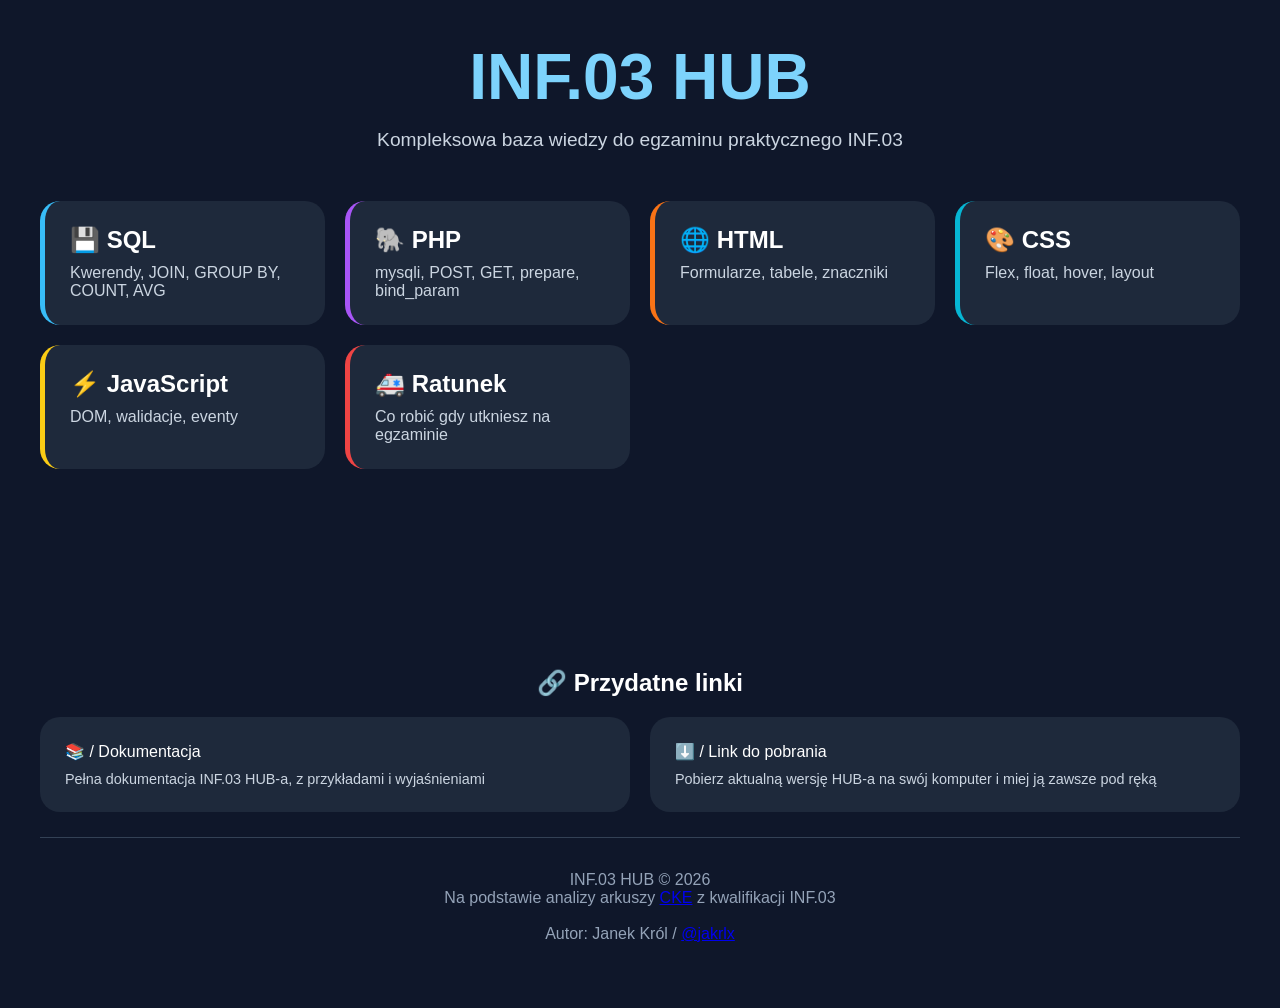
<file: index.html>
<!DOCTYPE html>
<html lang="pl">
<head>
<meta charset="utf-8">
<link rel="stylesheet" href="style.css">
<title>INF.03 HUB</title>
</head>

<body>

<div class="hero">

    <h1>INF.03 HUB</h1>

    <p>
        Kompleksowa baza wiedzy do egzaminu praktycznego INF.03
    </p>

</div>

<div class="grid">

    <a class="card sql" href="sql/sql.html">
        <h2>💾 SQL</h2>
        <p>Kwerendy, JOIN, GROUP BY, COUNT, AVG</p>
    </a>

    <a class="card php" href="php/php.html">
        <h2>🐘 PHP</h2>
        <p>mysqli, POST, GET, prepare, bind_param</p>
    </a>

    <a class="card html" href="html/html.html">
        <h2>🌐 HTML</h2>
        <p>Formularze, tabele, znaczniki</p>
    </a>

    <a class="card css" href="css/css.html">
        <h2>🎨 CSS</h2>
        <p>Flex, float, hover, layout</p>
    </a>

    <a class="card js" href="js/js.html">
        <h2>⚡ JavaScript</h2>
        <p>DOM, walidacje, eventy</p>
    </a>

    <a class="card ratunek" href="ratunek/ratunek.html">
        <h2>🚑 Ratunek</h2>
        <p>Co robić gdy utkniesz na egzaminie</p>
    </a>

</div>

<div class="links-section" style="margin-top: 200px;">

<h2>🔗 Przydatne linki</h2>

<div class="links-grid">

<a class="link-card"
href="https://github.com/Jakrlx/inf.03-hub/tree/main#dokumentacja"
target="_blank">

📚 / Dokumentacja

<span>
Pełna dokumentacja INF.03 HUB-a, z przykładami i wyjaśnieniami
</span>

</a>

<a class="link-card"
href="https://github.com/Jakrlx/inf.03-hub/releases/latest"
target="_blank">

⬇️ / Link do pobrania

<span>
Pobierz aktualną wersję HUB-a na swój komputer i miej ją zawsze pod ręką
</span>

</a>

</div>

</div>
<footer style="margin-top: 25px;">
<div class="footer-content">

<p>
INF.03 HUB © 2026
</p>
</div>
<p>
    Na podstawie analizy arkuszy <a href="https://ee-informatyk.pl/inf03-ee09/praktyka/" target="_blank" rel="noopener noreferrer">CKE</a> z kwalifikacji INF.03
</p>

<br>

 <p>
    Autor: Janek Król / 
<a href="https://github.com/Jakrlx" target="_blank">@jakrlx</a>
</p>

</footer>
</body>
</html>
</file>
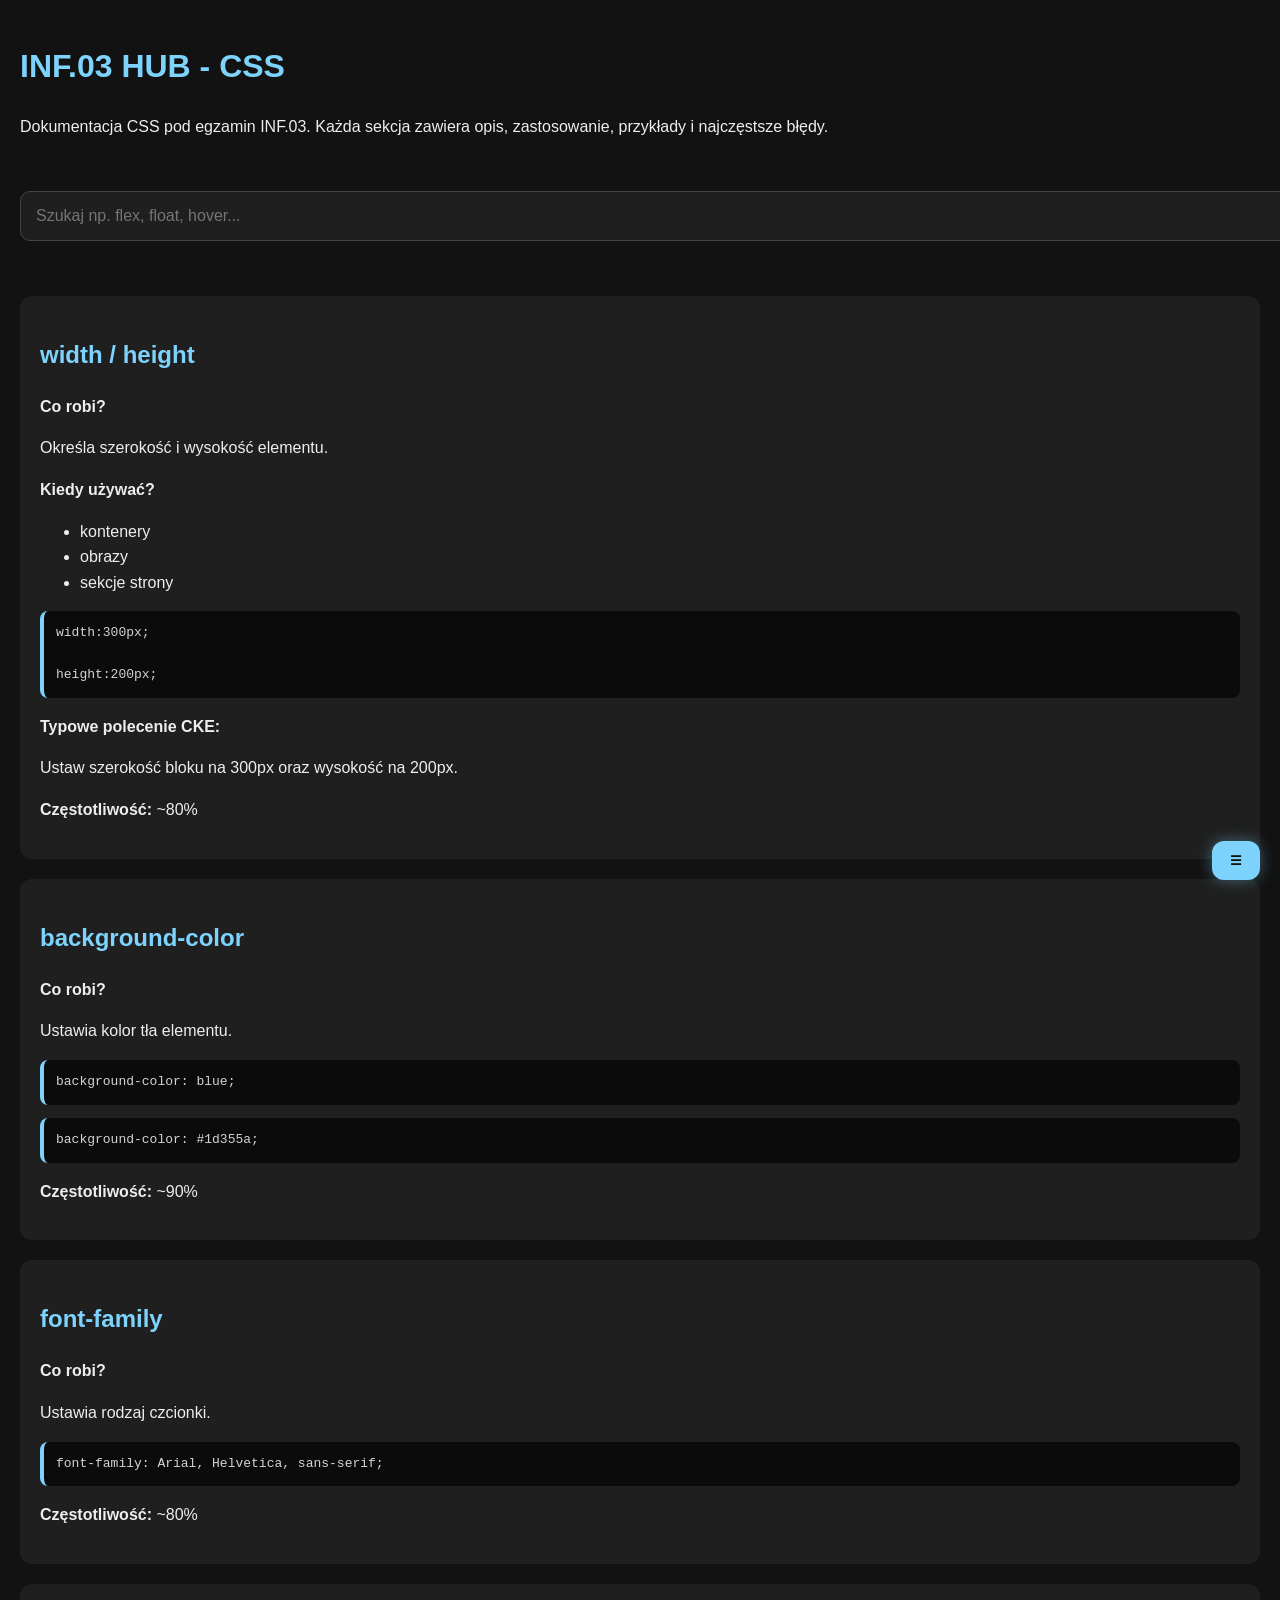
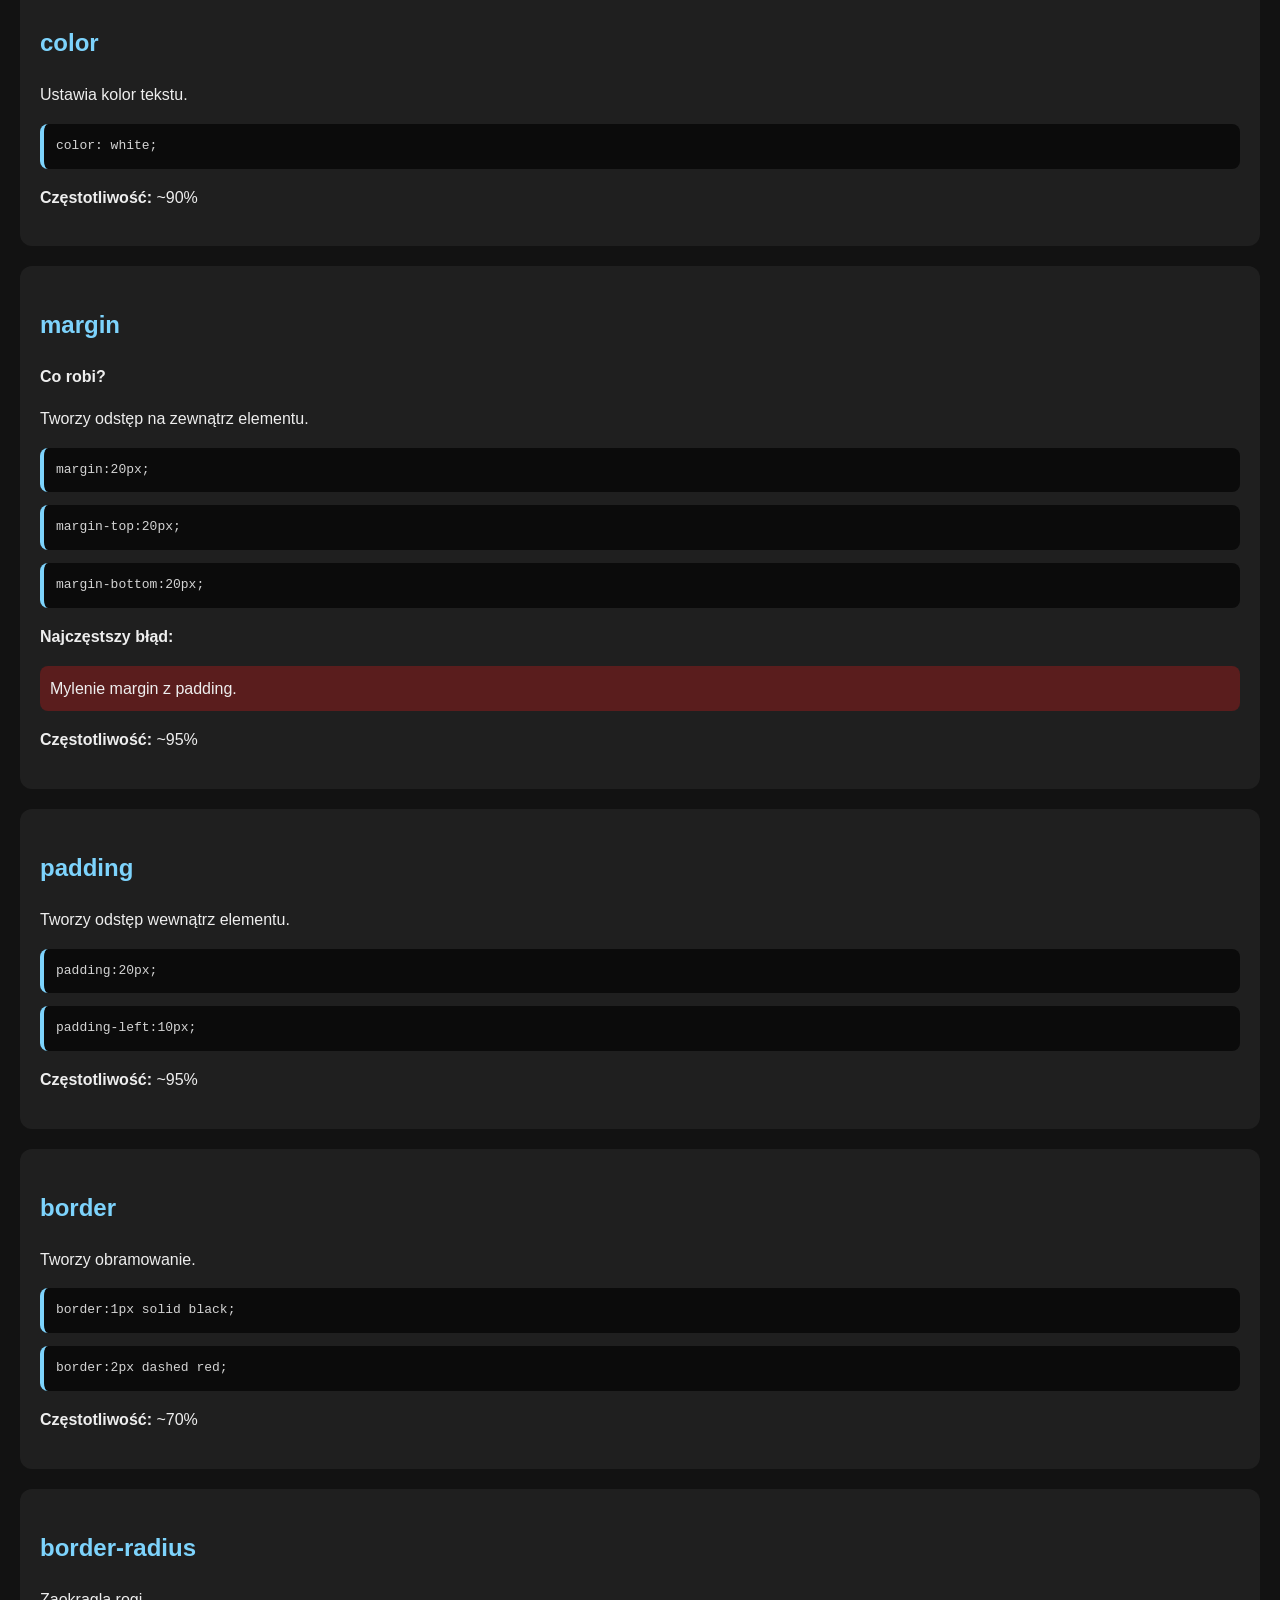
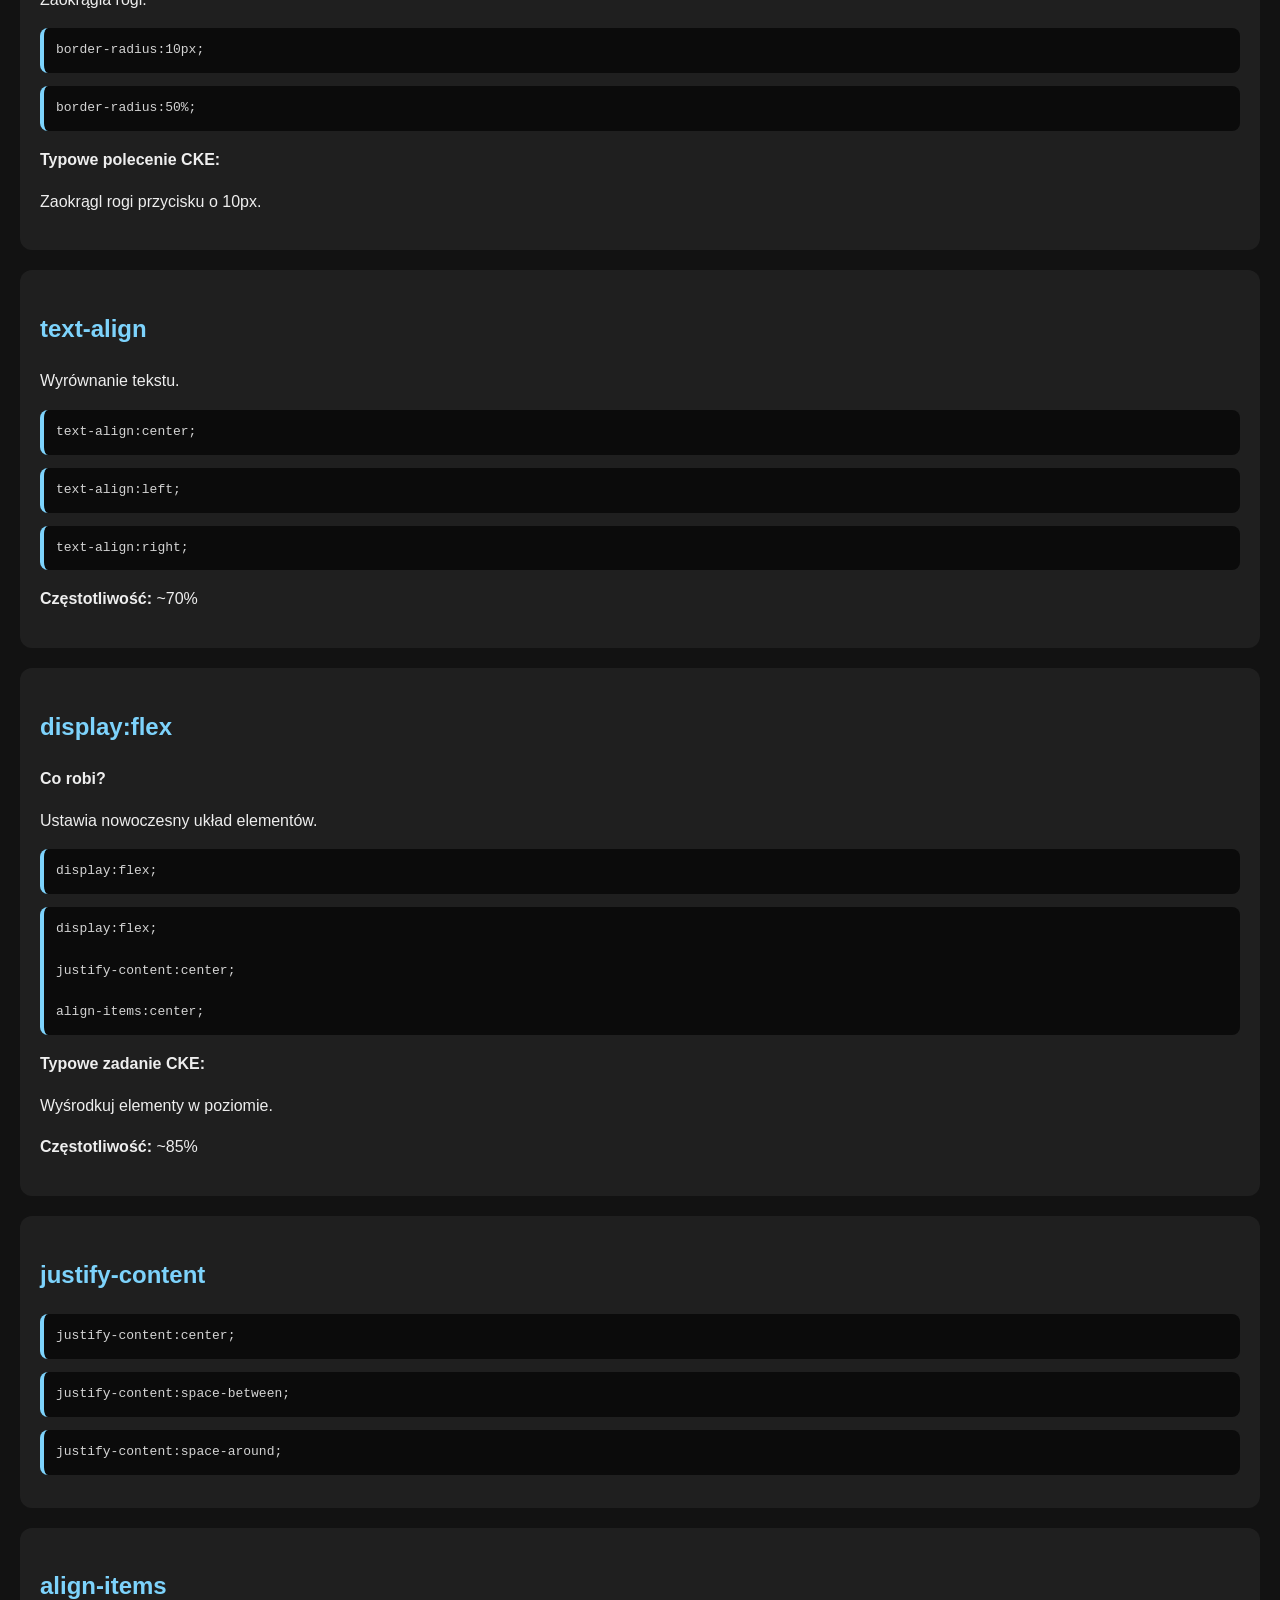
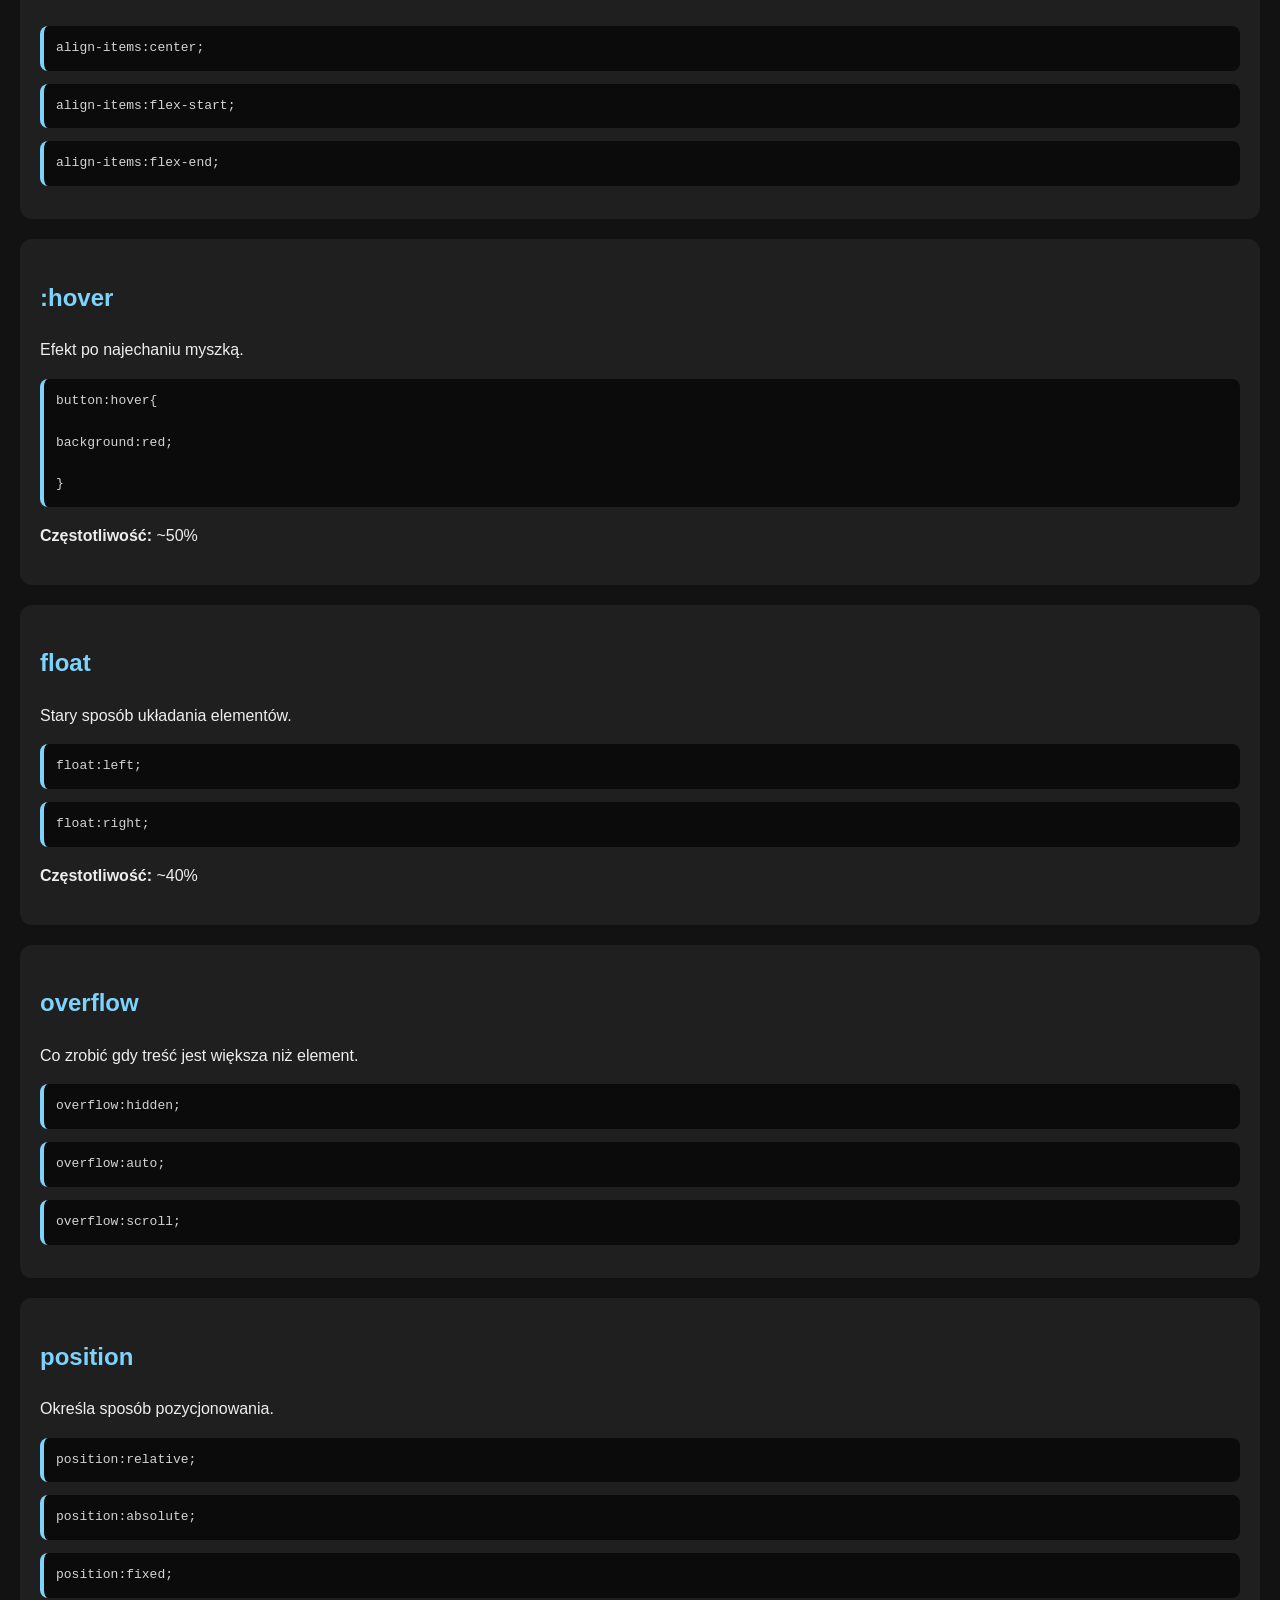
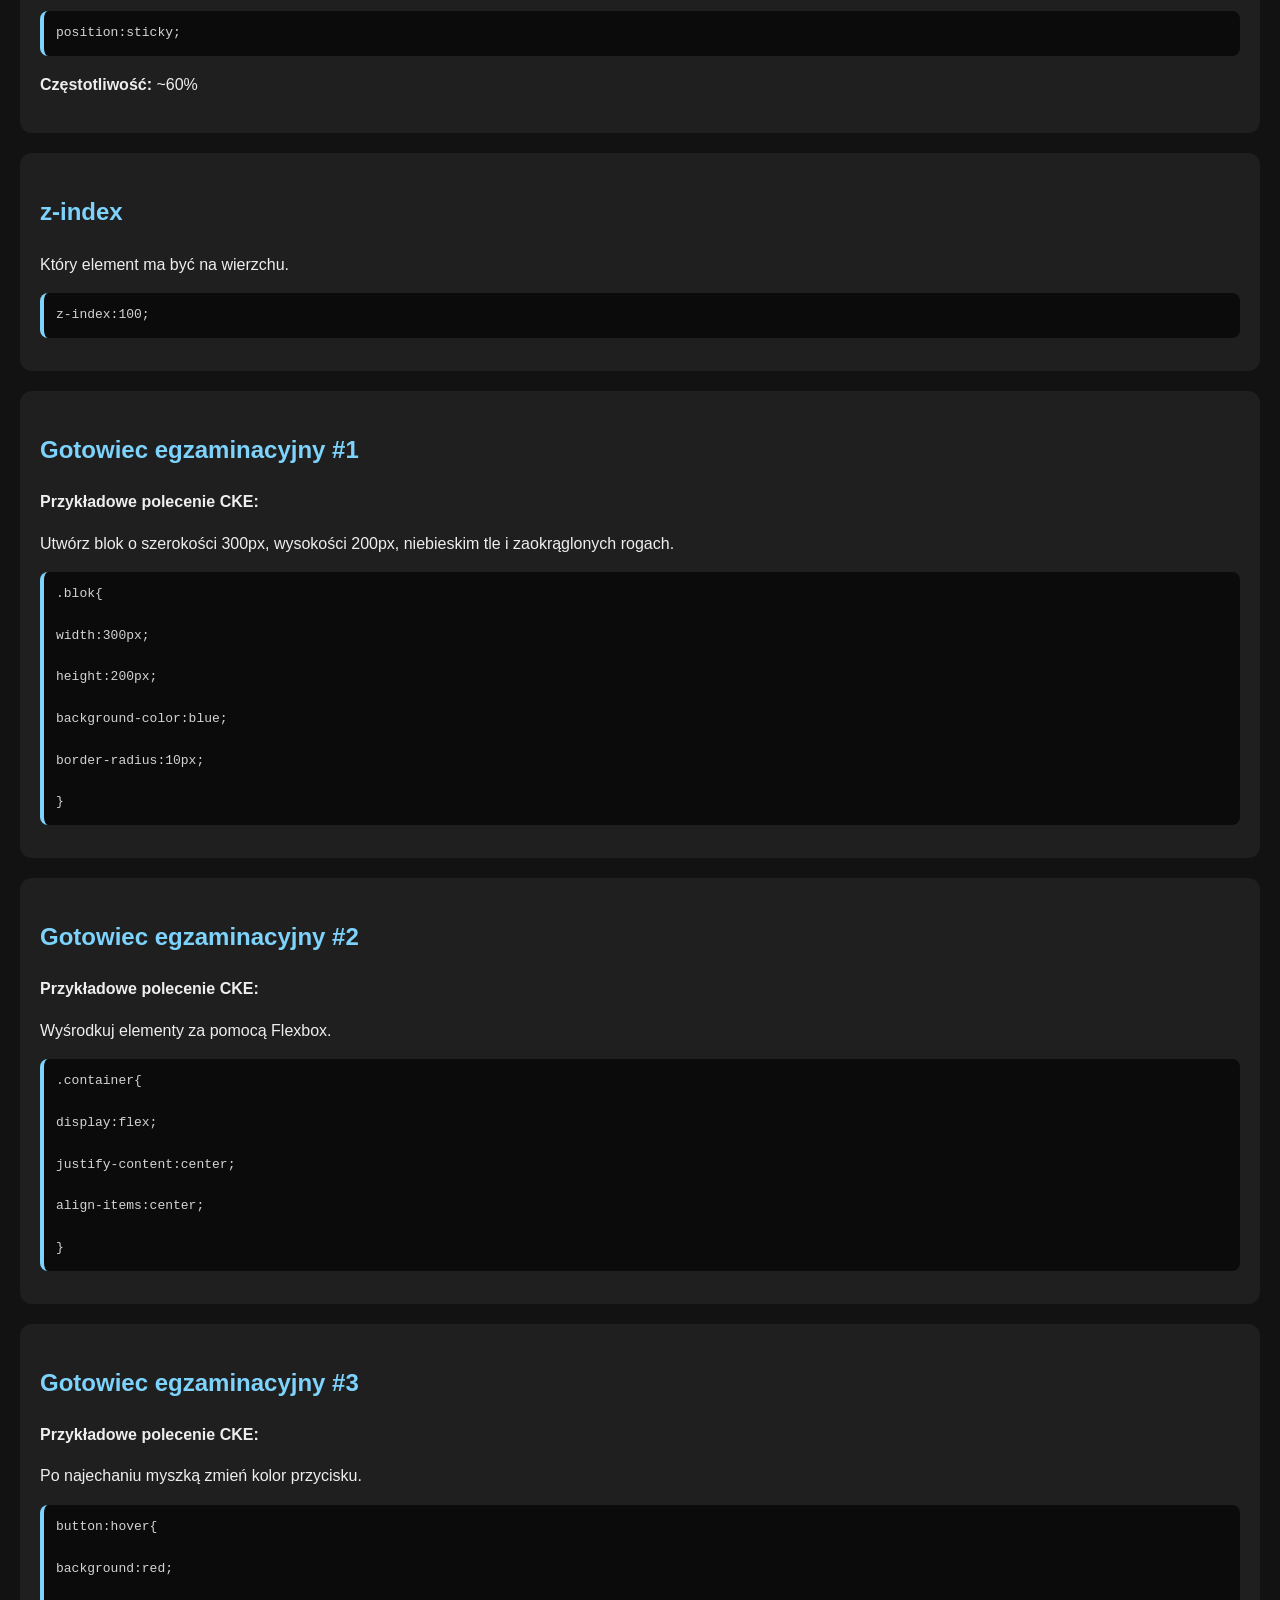
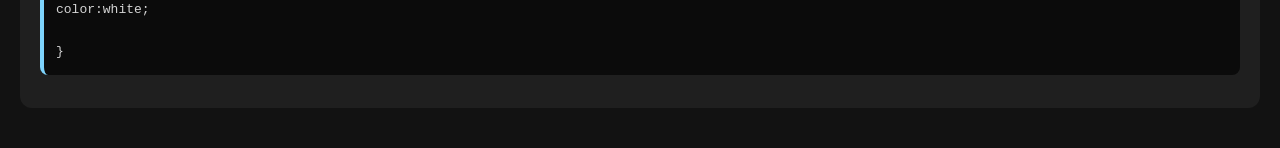
<file: css/css.html>
<!DOCTYPE html>
<html lang="pl">
<head>
<meta charset="UTF-8">
<title>INF.03 HUB - CSS</title>
<style>
body{font-family:Arial,sans-serif;background:#121212;color:#eee;max-width:1400px;margin:auto;padding:20px;line-height:1.6}
.section{background:#1f1f1f;padding:20px;margin:20px 0;border-radius:12px}
pre{
background:#0b0b0b;
border-left:4px solid #7dd3fc;
padding:12px;
border-radius:8px;
overflow:auto;
color:#d4d4d4;
}
h1,h2,h3{color:#7dd3fc}
.warning{background:#5a1d1d;padding:10px;border-radius:8px}
.info{background:#1d355a;padding:10px;border-radius:8px}
.search-box{
margin:20px 0;
}

#searchInput{
width:100%;
padding:15px;
font-size:16px;
background:#1f1f1f;
color:white;
border:1px solid #444;
border-radius:10px;
outline:none;
}

#searchInput:focus{
border-color:#7dd3fc;
box-shadow:0 0 10px rgba(125,211,252,.4);
}
.home-btn{
position:fixed;
bottom:20px;
right:20px;
background:#7dd3fc;
color:#121212;
text-decoration:none;
padding:12px 18px;
border-radius:12px;
font-weight:bold;
box-shadow:0 0 15px rgba(125,211,252,.4);
transition:.2s;
z-index:9999;
}

.home-btn:hover{
transform:scale(1.05);
background:#38bdf8;
}

.home-btn:active{
transform:scale(.95);
}
.top-btn{
position:fixed;
bottom:80px;
right:20px;
background:#22c55e;
color:white;
text-decoration:none;
padding:12px 18px;
border-radius:12px;
font-weight:bold;
z-index:9999;
}

.top-btn:hover{
background:#16a34a;
}

html{
scroll-behavior:smooth;
}
.search-wrapper{
position:sticky;
top:0;
z-index:1000;
background:#121212;
padding:15px 0;
}

.menu-btn:hover{
background:#38bdf8;
}

.menu-container{
position:fixed;
bottom:20px;
right:20px;
z-index:9999;
}

.menu-btn{
position:fixed;
bottom:20px;
right:20px;

background:#7dd3fc;
color:#121212;

border:none;
padding:12px 18px;

border-radius:12px;

font-weight:bold;

cursor:pointer;

z-index:10000;

box-shadow:0 0 15px rgba(125,211,252,.4);

transition:.2s;
}

.menu-btn:hover{
background:#38bdf8;
transform:scale(1.05);
}

.dropdown-menu{

position:absolute;

bottom:60px;
right:0;

width:240px;

background:#1f1f1f;

border-radius:12px;

overflow:hidden;

box-shadow:
0 0 20px rgba(0,0,0,.4);

opacity:0;
visibility:hidden;

transform:
translateY(20px)
scale(.95);

transition:.25s;
}

.dropdown-menu.show{

opacity:1;
visibility:visible;

transform:
translateY(0)
scale(1);
}

.dropdown-menu a{

display:block;

padding:14px;

text-decoration:none;

color:white;

border-bottom:
1px solid #333;

transition:.2s;
}

.dropdown-menu a:hover{

background:#2d3748;
padding-left:20px;

}

.dropdown-menu a:last-child{
border-bottom:none;
}
</style>
</head>
<body id="top">

<h1>INF.03 HUB - CSS</h1>
<p>Dokumentacja CSS pod egzamin INF.03. Każda sekcja zawiera opis, zastosowanie, przykłady i najczęstsze błędy.</p>

<div class="search-wrapper">

<div class="search-box">
<input
type="text"
id="searchInput"
placeholder="Szukaj np. flex, float, hover..."
>
</div>

</div>

<div class="section">
<h2>width / height</h2>

<p><b>Co robi?</b></p>

<p>
Określa szerokość i wysokość elementu.
</p>

<p><b>Kiedy używać?</b></p>

<ul>
<li>kontenery</li>
<li>obrazy</li>
<li>sekcje strony</li>
</ul>

<pre>
width:300px;

height:200px;
</pre>

<p><b>Typowe polecenie CKE:</b></p>

<p>
Ustaw szerokość bloku na 300px
oraz wysokość na 200px.
</p>

<p><b>Częstotliwość:</b> ~80%</p>

</div>

<div class="section">
<h2>background-color</h2>

<p><b>Co robi?</b></p>

<p>
Ustawia kolor tła elementu.
</p>

<pre>
background-color: blue;
</pre>

<pre>
background-color: #1d355a;
</pre>

<p><b>Częstotliwość:</b> ~90%</p>

</div>

<div class="section">
<h2>font-family</h2>

<p><b>Co robi?</b></p>

<p>
Ustawia rodzaj czcionki.
</p>

<pre>
font-family: Arial, Helvetica, sans-serif;
</pre>

<p><b>Częstotliwość:</b> ~80%</p>

</div>

<div class="section">
<h2>color</h2>

<p>
Ustawia kolor tekstu.
</p>

<pre>
color: white;
</pre>

<p><b>Częstotliwość:</b> ~90%</p>

</div>

<div class="section">
<h2>margin</h2>

<p><b>Co robi?</b></p>

<p>
Tworzy odstęp na zewnątrz elementu.
</p>

<pre>
margin:20px;
</pre>

<pre>
margin-top:20px;
</pre>

<pre>
margin-bottom:20px;
</pre>

<p><b>Najczęstszy błąd:</b></p>

<div class="warning">
Mylenie margin z padding.
</div>

<p><b>Częstotliwość:</b> ~95%</p>

</div>

<div class="section">
<h2>padding</h2>

<p>
Tworzy odstęp wewnątrz elementu.
</p>

<pre>
padding:20px;
</pre>

<pre>
padding-left:10px;
</pre>

<p><b>Częstotliwość:</b> ~95%</p>

</div>

<div class="section">
<h2>border</h2>

<p>
Tworzy obramowanie.
</p>

<pre>
border:1px solid black;
</pre>

<pre>
border:2px dashed red;
</pre>

<p><b>Częstotliwość:</b> ~70%</p>

</div>

<div class="section">
<h2>border-radius</h2>

<p>
Zaokrągla rogi.
</p>

<pre>
border-radius:10px;
</pre>

<pre>
border-radius:50%;
</pre>

<p><b>Typowe polecenie CKE:</b></p>

<p>
Zaokrągl rogi przycisku o 10px.
</p>

</div>

<div class="section">
<h2>text-align</h2>

<p>
Wyrównanie tekstu.
</p>

<pre>
text-align:center;
</pre>

<pre>
text-align:left;
</pre>

<pre>
text-align:right;
</pre>

<p><b>Częstotliwość:</b> ~70%</p>

</div>

<div class="section">
<h2>display:flex</h2>

<p><b>Co robi?</b></p>

<p>
Ustawia nowoczesny układ elementów.
</p>

<pre>
display:flex;
</pre>

<pre>
display:flex;

justify-content:center;

align-items:center;
</pre>

<p><b>Typowe zadanie CKE:</b></p>

<p>
Wyśrodkuj elementy w poziomie.
</p>

<p><b>Częstotliwość:</b> ~85%</p>

</div>

<div class="section">
<h2>justify-content</h2>

<pre>
justify-content:center;
</pre>

<pre>
justify-content:space-between;
</pre>

<pre>
justify-content:space-around;
</pre>

</div>

<div class="section">
<h2>align-items</h2>

<pre>
align-items:center;
</pre>

<pre>
align-items:flex-start;
</pre>

<pre>
align-items:flex-end;
</pre>

</div>

<div class="section">
<h2>:hover</h2>

<p>
Efekt po najechaniu myszką.
</p>

<pre>
button:hover{

background:red;

}
</pre>

<p><b>Częstotliwość:</b> ~50%</p>

</div>

<div class="section">
<h2>float</h2>

<p>
Stary sposób układania elementów.
</p>

<pre>
float:left;
</pre>

<pre>
float:right;
</pre>

<p><b>Częstotliwość:</b> ~40%</p>

</div>

<div class="section">
<h2>overflow</h2>

<p>
Co zrobić gdy treść jest większa niż element.
</p>

<pre>
overflow:hidden;
</pre>

<pre>
overflow:auto;
</pre>

<pre>
overflow:scroll;
</pre>

</div>

<div class="section">
<h2>position</h2>

<p>
Określa sposób pozycjonowania.
</p>

<pre>
position:relative;
</pre>

<pre>
position:absolute;
</pre>

<pre>
position:fixed;
</pre>

<pre>
position:sticky;
</pre>

<p><b>Częstotliwość:</b> ~60%</p>

</div>

<div class="section">
<h2>z-index</h2>

<p>
Który element ma być na wierzchu.
</p>

<pre>
z-index:100;
</pre>

</div>

<div class="section">
<h2>Gotowiec egzaminacyjny #1</h2>

<p><b>Przykładowe polecenie CKE:</b></p>

<p>
Utwórz blok o szerokości 300px,
wysokości 200px,
niebieskim tle
i zaokrąglonych rogach.
</p>

<pre>
.blok{

width:300px;

height:200px;

background-color:blue;

border-radius:10px;

}
</pre>

</div>

<div class="section">
<h2>Gotowiec egzaminacyjny #2</h2>

<p><b>Przykładowe polecenie CKE:</b></p>

<p>
Wyśrodkuj elementy za pomocą Flexbox.
</p>

<pre>
.container{

display:flex;

justify-content:center;

align-items:center;

}
</pre>

</div>

<div class="section">
<h2>Gotowiec egzaminacyjny #3</h2>

<p><b>Przykładowe polecenie CKE:</b></p>

<p>
Po najechaniu myszką zmień kolor przycisku.
</p>

<pre>
button:hover{

background:red;

color:white;

}
</pre>

</div>

<script>

const searchInput =
document.getElementById("searchInput");

searchInput.addEventListener(
"input",
function(){

const value =
this.value.toLowerCase();

const sections =
document.querySelectorAll(".section");

let found = 0;

sections.forEach(section=>{

const text =
section.innerText.toLowerCase();

if(text.includes(value)){

section.style.display="block";
found++;

}
else{

section.style.display="none";

}

});

resultsInfo.innerHTML =
"Znaleziono sekcji: " + found;

});

</script>

<div class="menu-container">

<button class="menu-btn" id="menuBtn">
☰
</button>

<div class="dropdown-menu" id="dropdownMenu">

<a href="../sql/sql.html">💾 SQL</a>

<a href="../php/php.html">🐘 PHP</a>

<a href="../html/html.html">🌐 HTML</a>

<a href="../css/css.html">🎨 CSS</a>

<a href="../js/js.html">⚡ JavaScript</a>

<a href="../ratunek/ratunek.html">
🚑 Ratunek
</a>

</div>

</div>
<script>

const menuBtn =
document.getElementById("menuBtn");

const dropdownMenu =
document.getElementById("dropdownMenu");

menuBtn.addEventListener(
"click",
function(){

dropdownMenu.classList.toggle(
"show"
);

});

document.addEventListener(
"click",
function(e){

if(
!menuBtn.contains(e.target)
&&
!dropdownMenu.contains(e.target)
){

dropdownMenu.classList.remove(
"show"
);

}

menuBtn.addEventListener(
"dblclick",
function(){

window.location.href =
"../index.html";

});

});

</script>
</body>
</html>
</file>
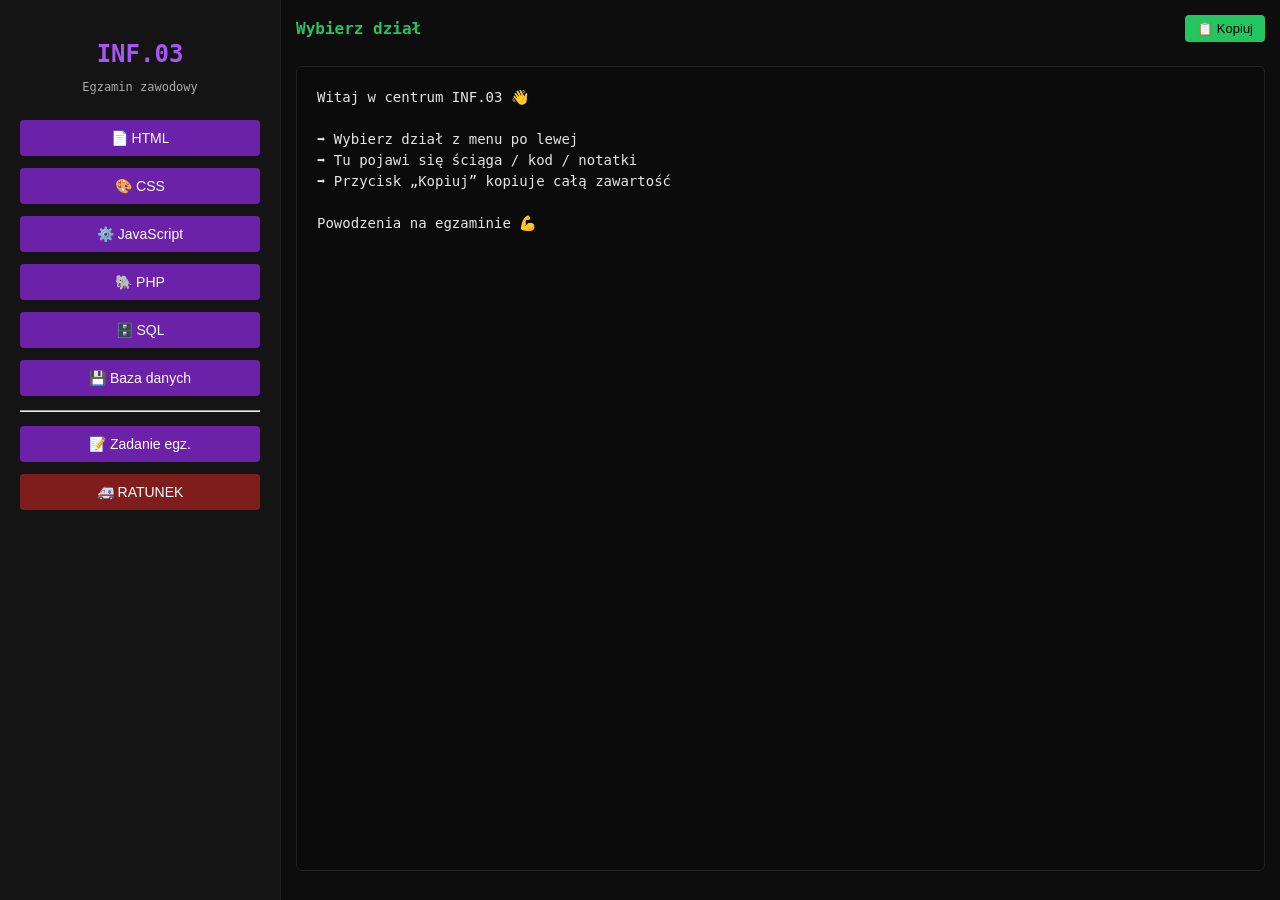
<file: gotowce - ft. wakx/waks.html>
<!DOCTYPE html>
<html lang="pl">
<head>
    <meta charset="UTF-8">
    <title>INF.03 – Centrum wiedzy</title>
    <link rel="stylesheet" href="style.css">
</head>
<body>

<div class="container">



    
    <!-- PANEL LEWY / MENU -->
    <aside class="menu">
        <h1>INF.03</h1>
        <p class="subtitle">Egzamin zawodowy</p>

        <button onclick="load('html')">📄 HTML</button>
        <button onclick="load('css')">🎨 CSS</button>
        <button onclick="load('js')">⚙️ JavaScript</button>
        <button onclick="load('php')">🐘 PHP</button>
        <button onclick="load('sql')">🗄️ SQL</button>
        <button onclick="load('baza')">💾 Baza danych</button>

        <hr>

        <button onclick="load('zadanie_1')">📝 Zadanie egz.</button>
        <button onclick="load('ratunek')" class="danger">🚑 RATUNEK</button>
    </aside>

    <!-- PANEL PRAWY / TREŚĆ -->
    <main class="content">
        <div class="topbar">
            <span id="sectionTitle">Wybierz dział</span>
            <button onclick="copyText()">📋 Kopiuj</button>
        </div>

        <pre id="output">
Witaj w centrum INF.03 👋

➡️ Wybierz dział z menu po lewej
➡️ Tu pojawi się ściąga / kod / notatki
➡️ Przycisk „Kopiuj” kopiuje całą zawartość

Powodzenia na egzaminie 💪
        </pre>
    </main>

</div>

<script src="script.js"></script>
</body>
</html>
</file>
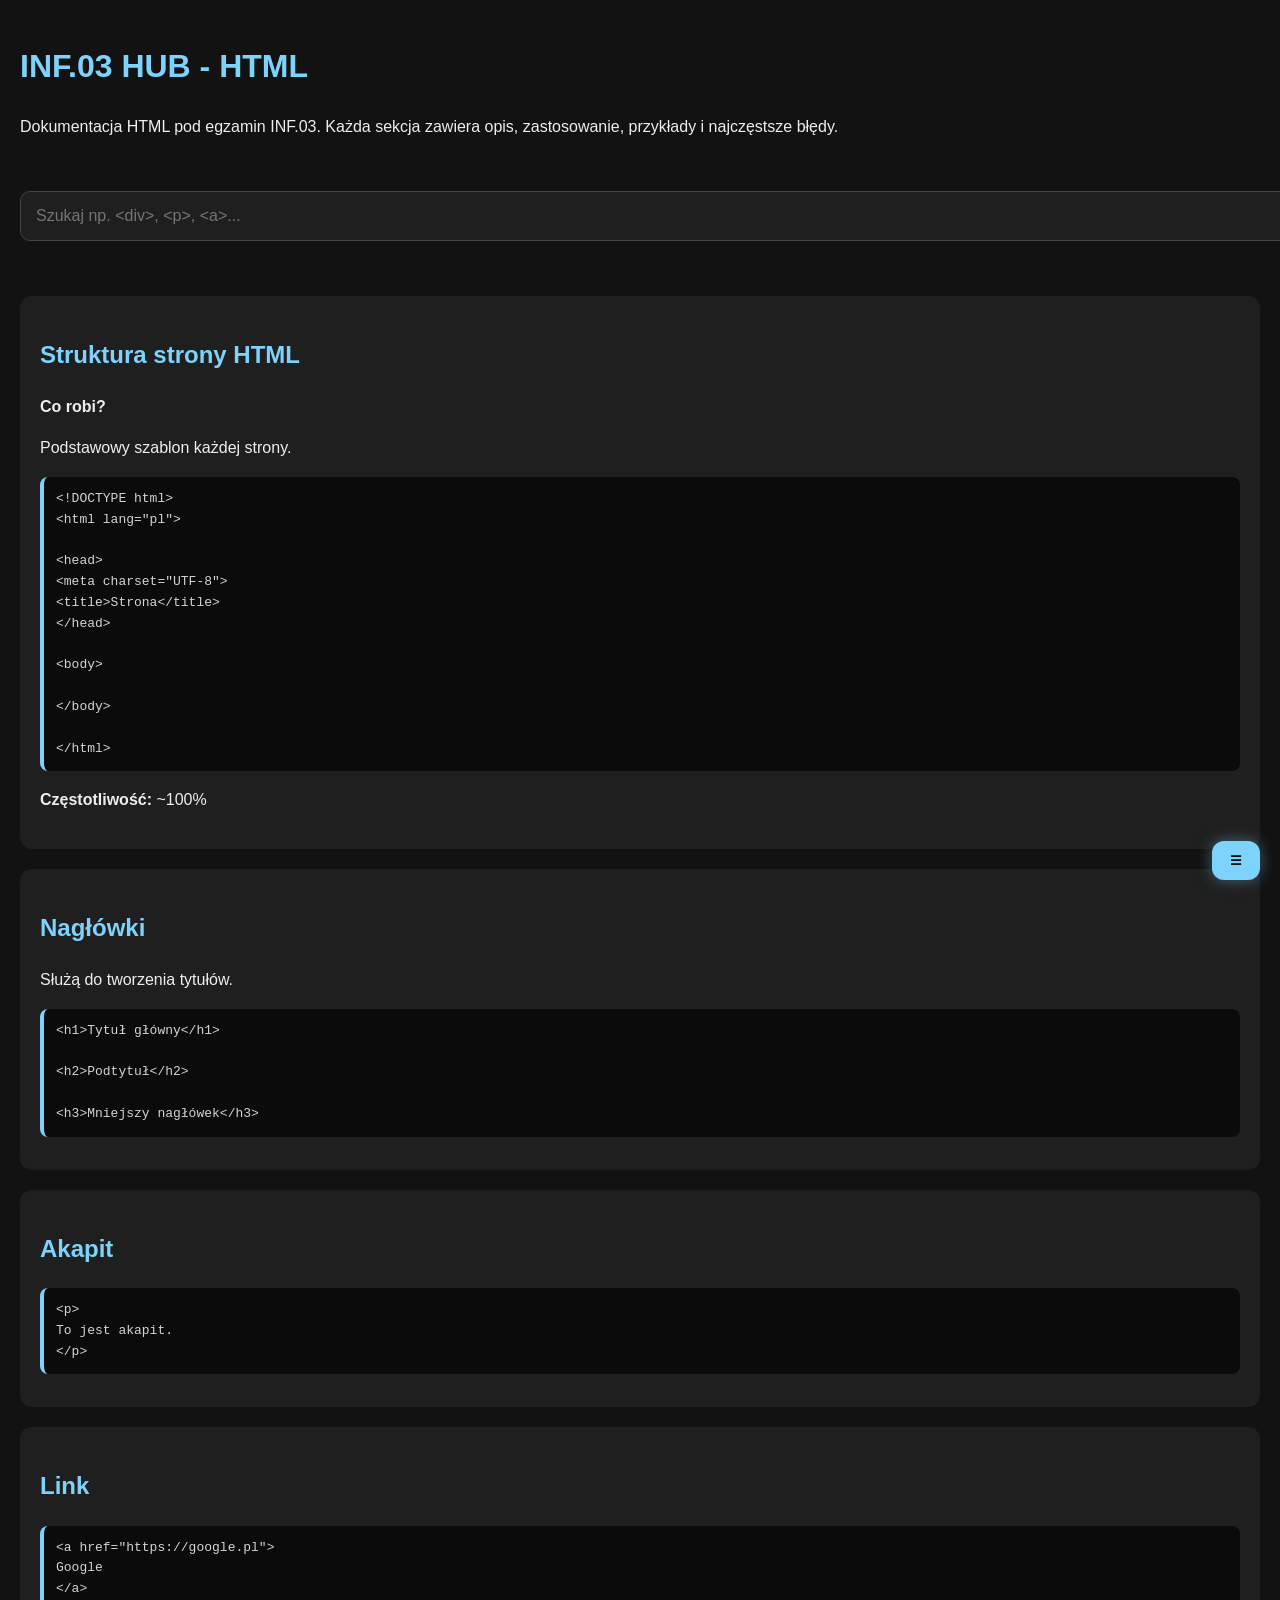
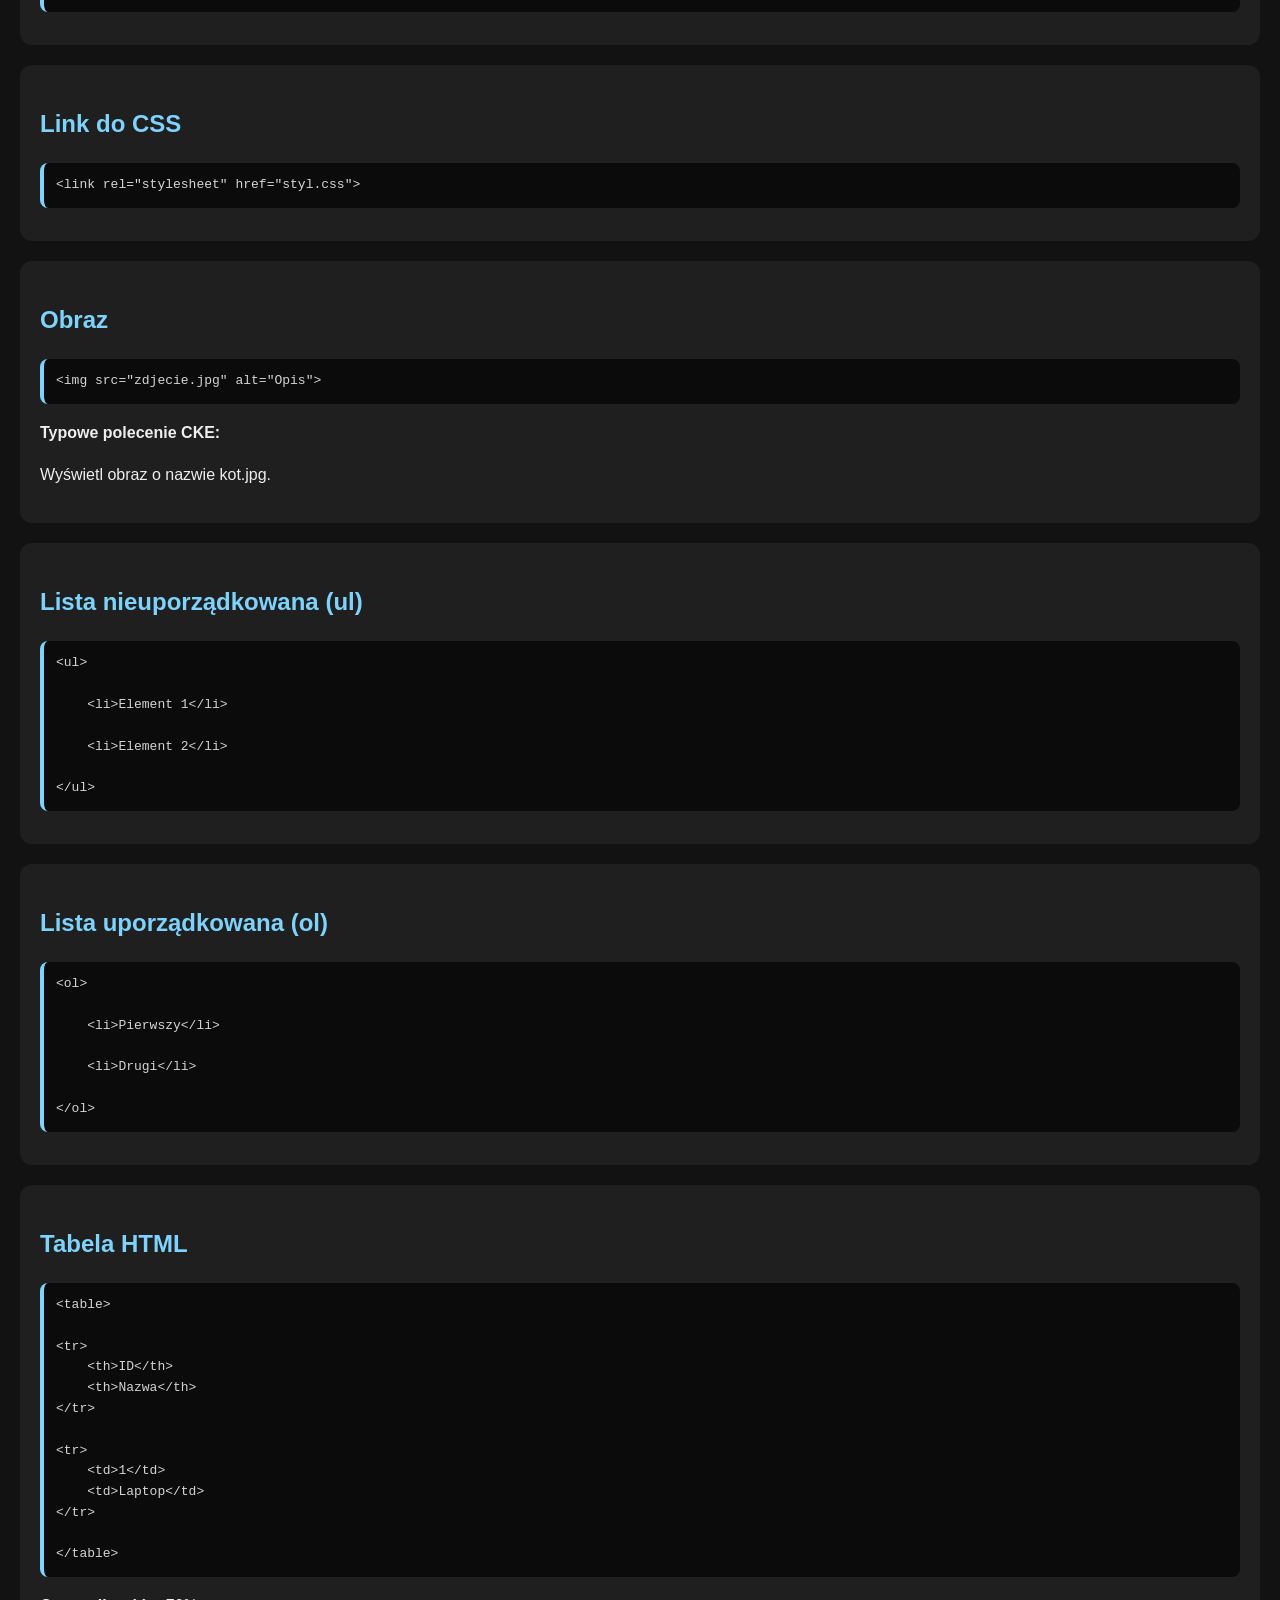
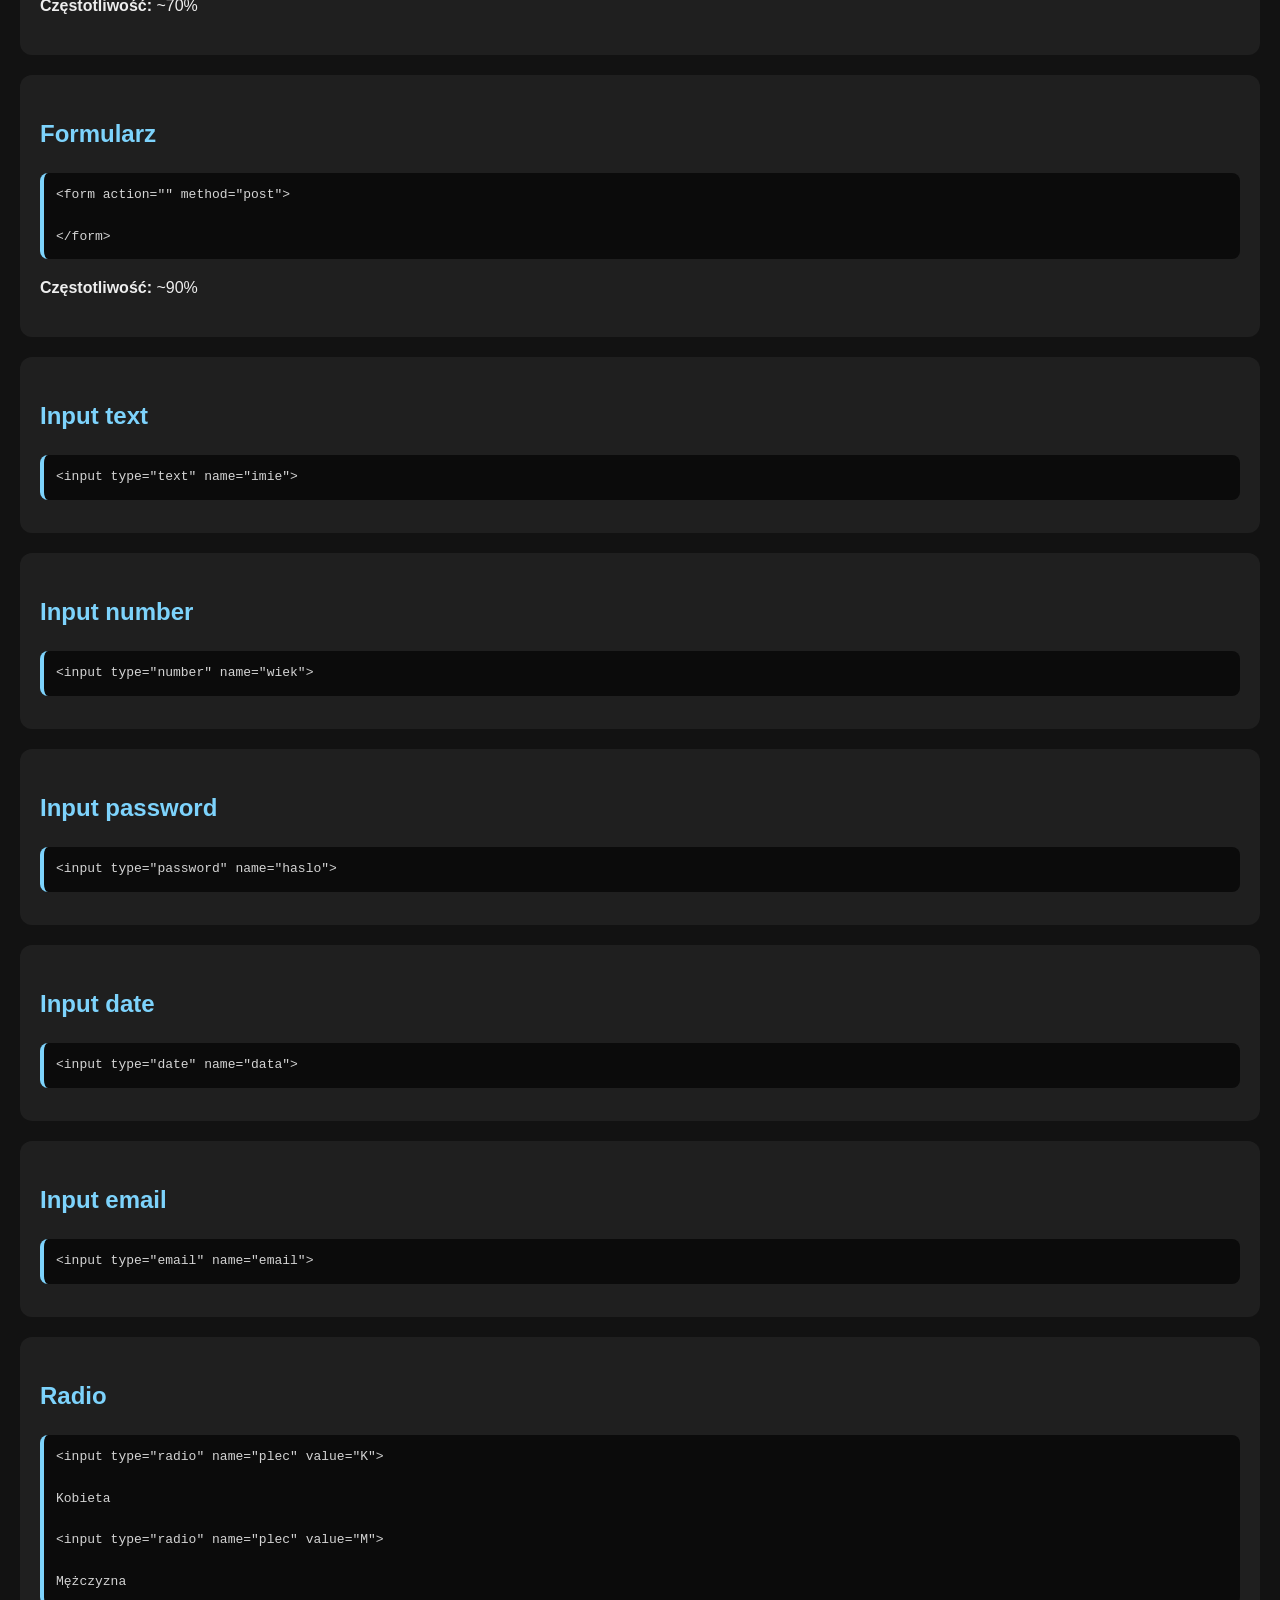
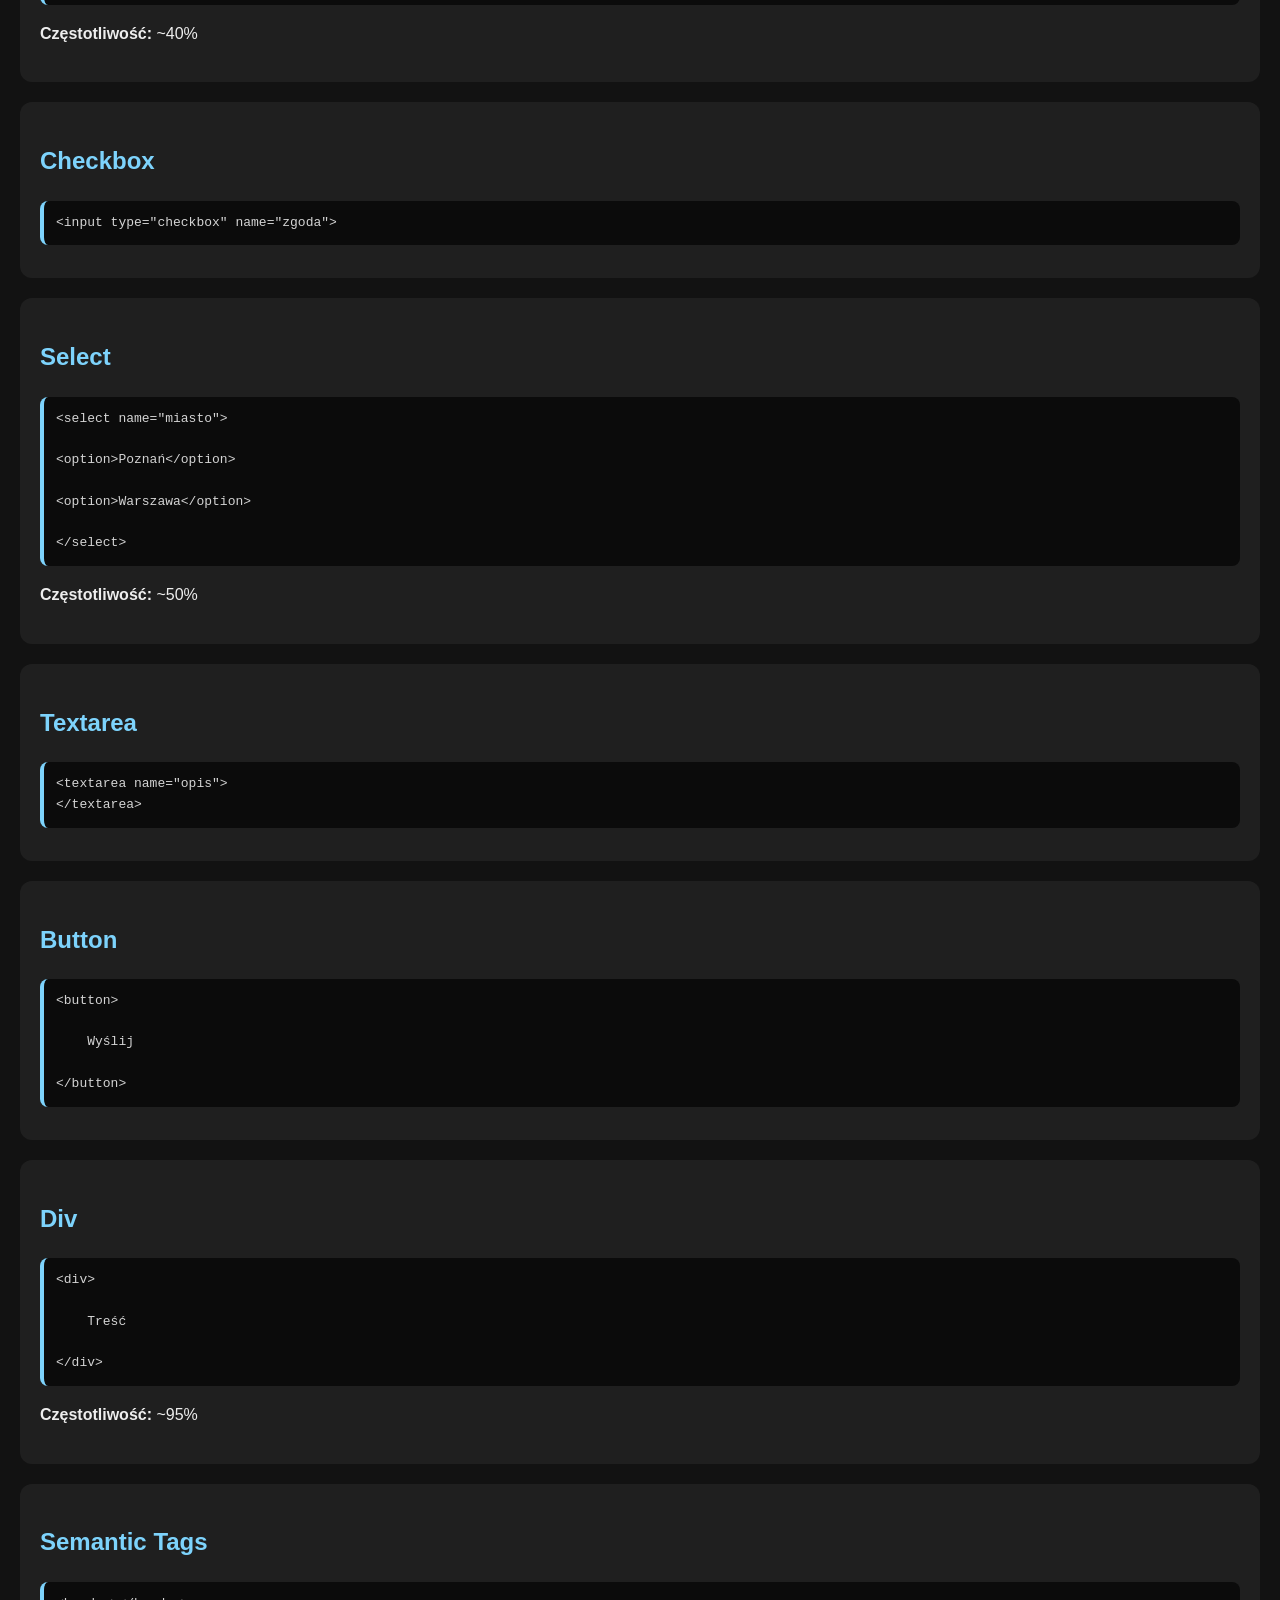
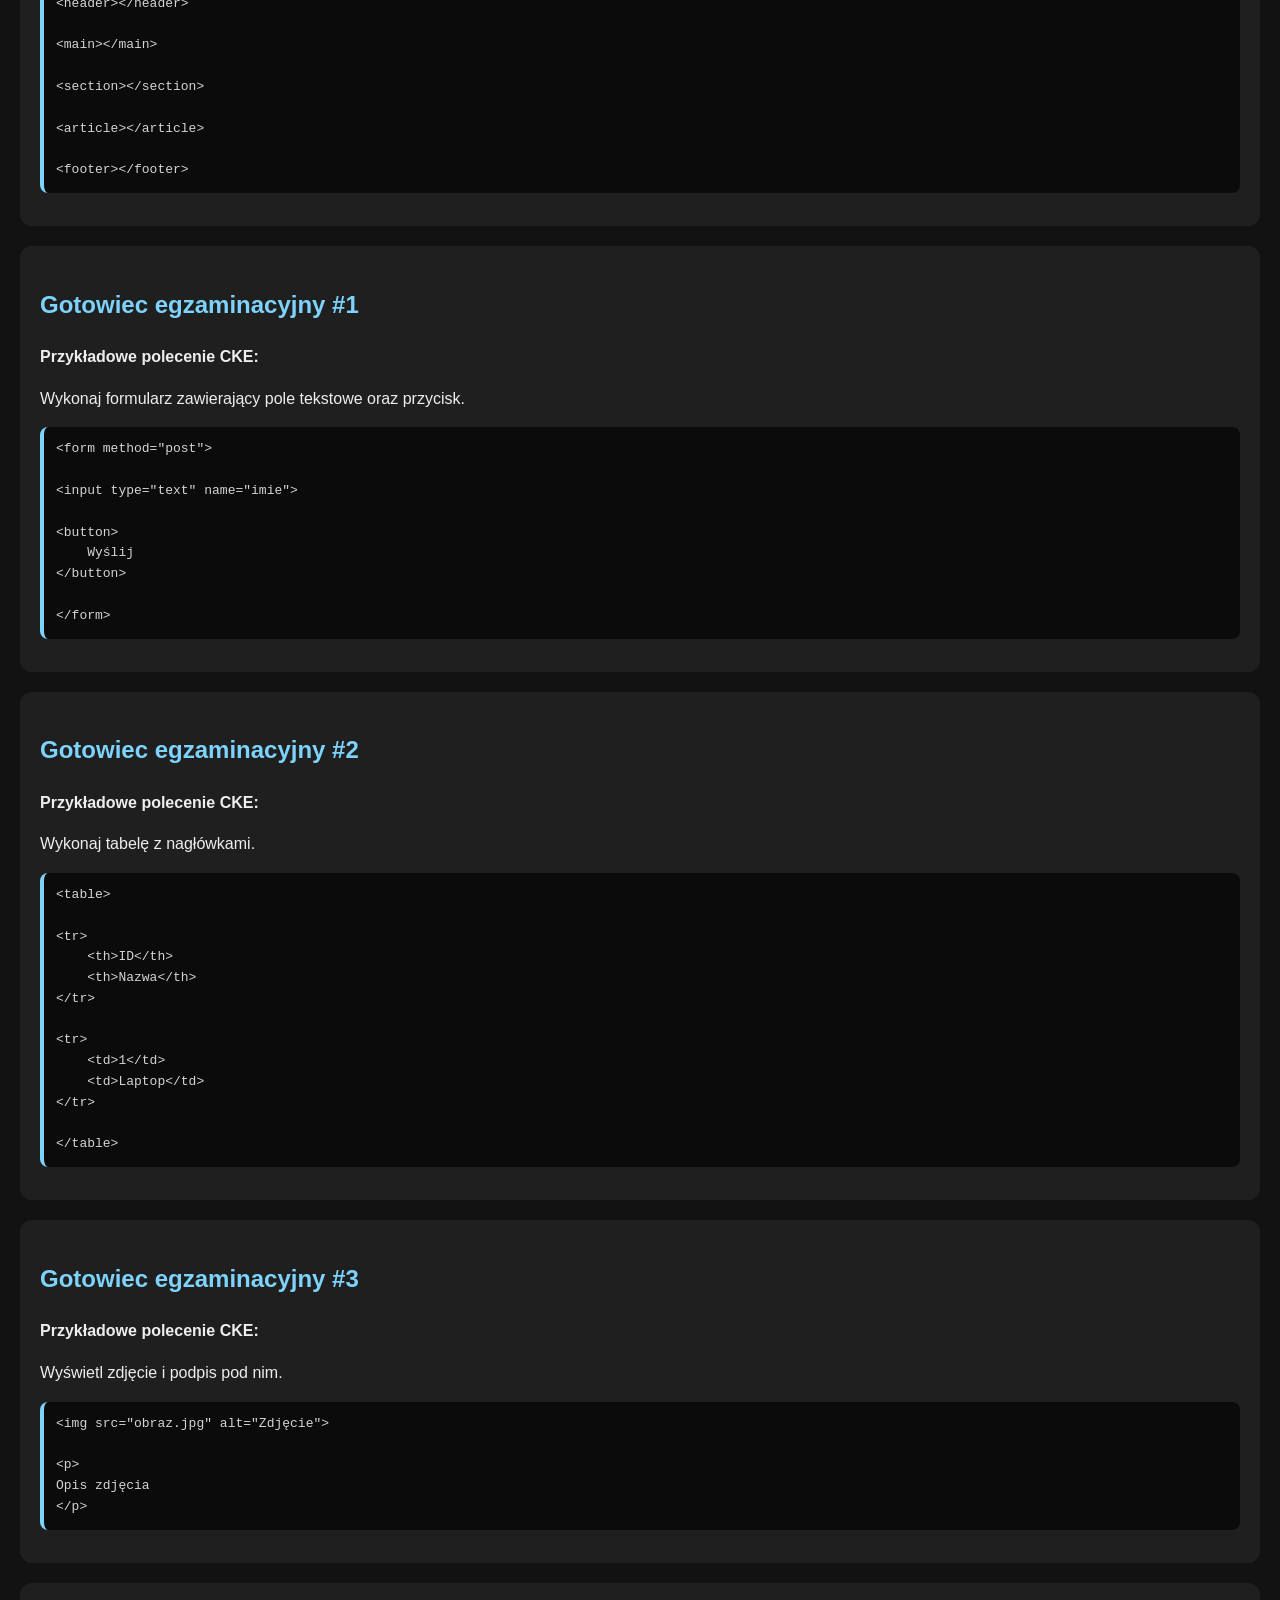
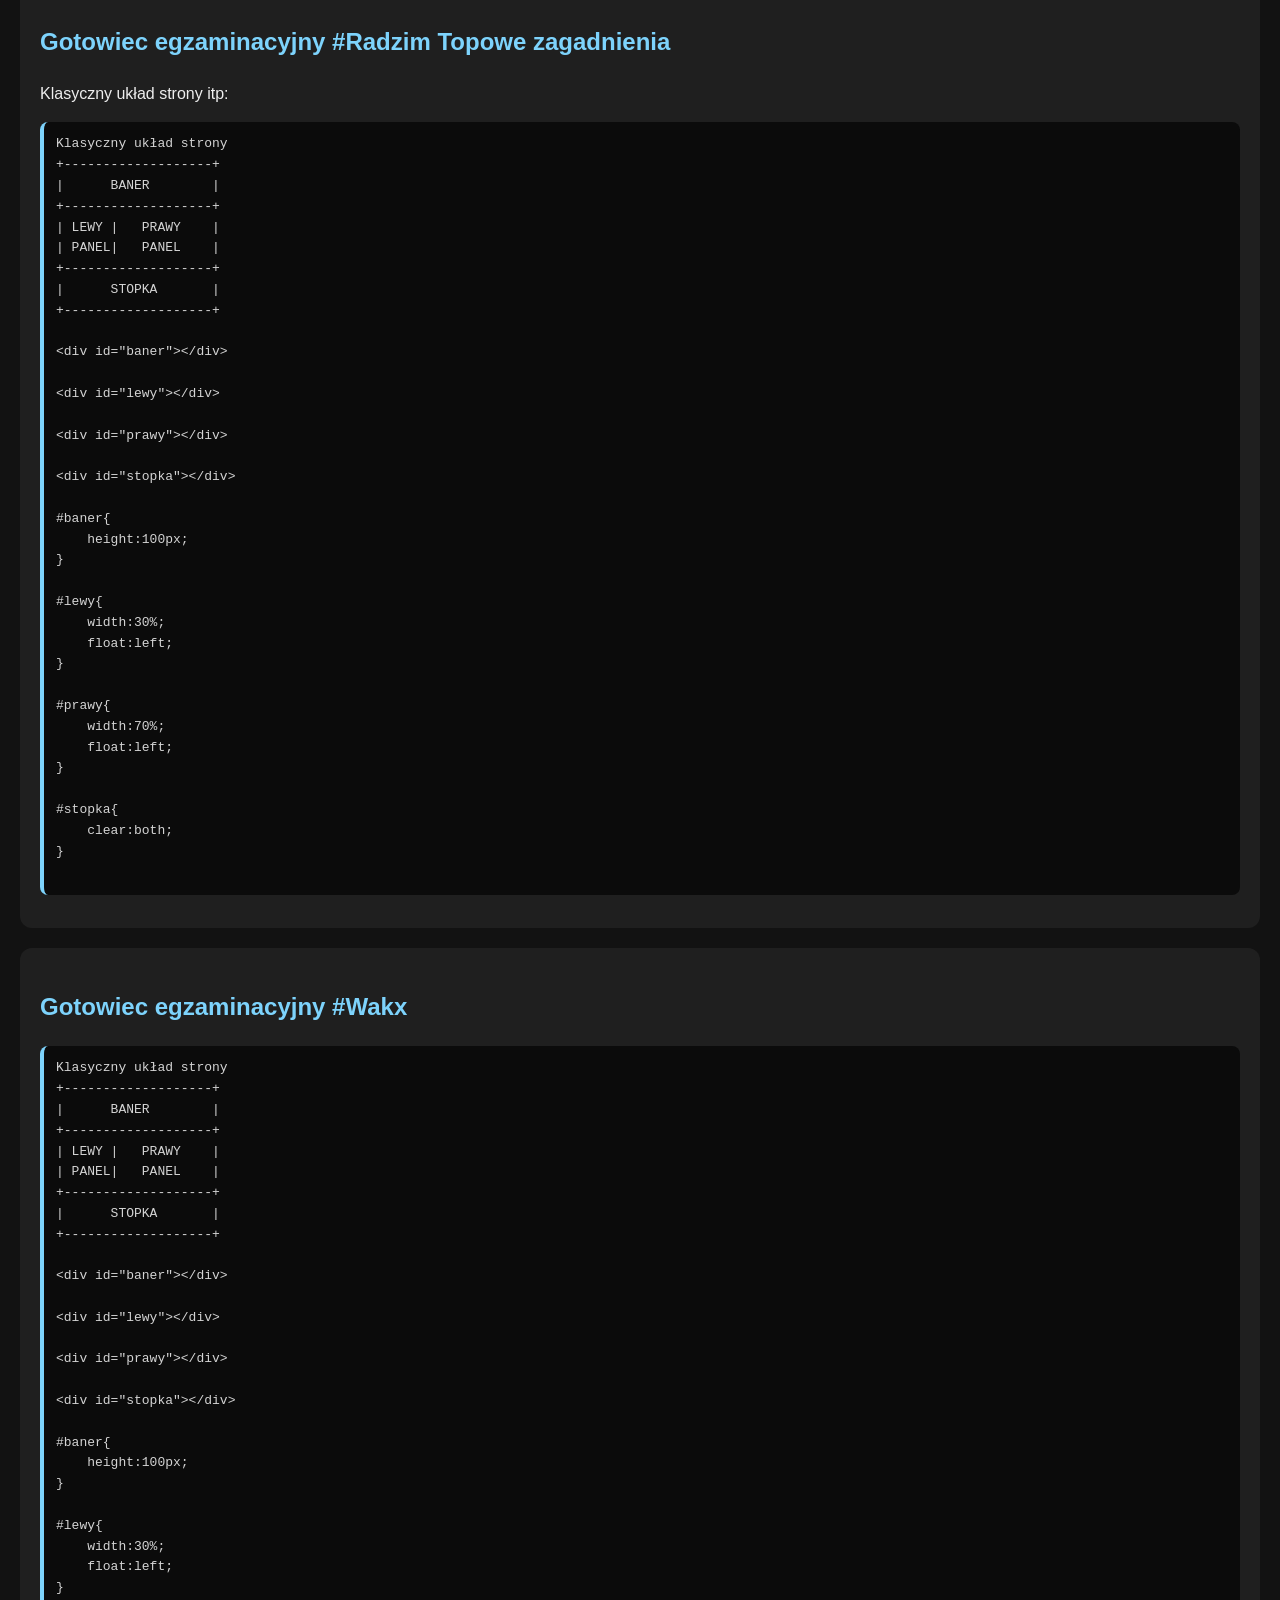
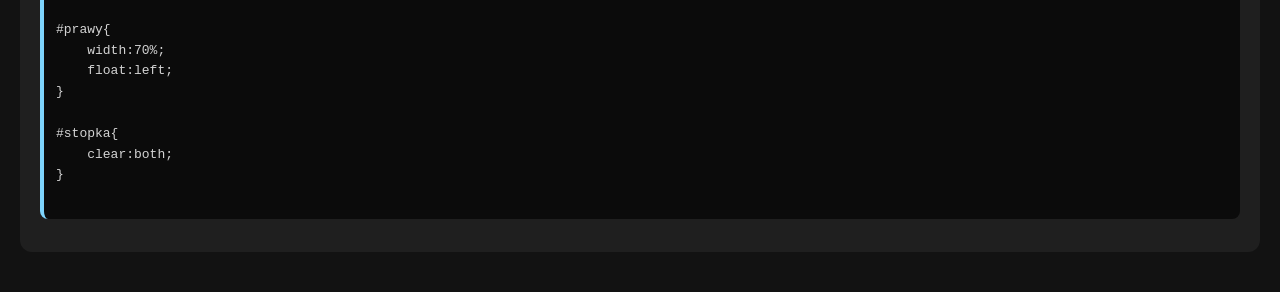
<file: html/html.html>
<!DOCTYPE html>
<html lang="pl">
<head>
<meta charset="UTF-8">
<title>INF.03 HUB - HTML</title>
<style>
body{font-family:Arial,sans-serif;background:#121212;color:#eee;max-width:1400px;margin:auto;padding:20px;line-height:1.6}
.section{background:#1f1f1f;padding:20px;margin:20px 0;border-radius:12px}
pre{
background:#0b0b0b;
border-left:4px solid #7dd3fc;
padding:12px;
border-radius:8px;
overflow:auto;
color:#d4d4d4;
}
h1,h2,h3{color:#7dd3fc}
.warning{background:#5a1d1d;padding:10px;border-radius:8px}
.info{background:#1d355a;padding:10px;border-radius:8px}
.search-box{
margin:20px 0;
}

#searchInput{
width:100%;
padding:15px;
font-size:16px;
background:#1f1f1f;
color:white;
border:1px solid #444;
border-radius:10px;
outline:none;
}

#searchInput:focus{
border-color:#7dd3fc;
box-shadow:0 0 10px rgba(125,211,252,.4);
}
.home-btn{
position:fixed;
bottom:20px;
right:20px;
background:#7dd3fc;
color:#121212;
text-decoration:none;
padding:12px 18px;
border-radius:12px;
font-weight:bold;
box-shadow:0 0 15px rgba(125,211,252,.4);
transition:.2s;
z-index:9999;
}

.home-btn:hover{
transform:scale(1.05);
background:#38bdf8;
}

.home-btn:active{
transform:scale(.95);
}
.top-btn{
position:fixed;
bottom:80px;
right:20px;
background:#22c55e;
color:white;
text-decoration:none;
padding:12px 18px;
border-radius:12px;
font-weight:bold;
z-index:9999;
}

.top-btn:hover{
background:#16a34a;
}

html{
scroll-behavior:smooth;
}
.search-wrapper{
position:sticky;
top:0;
z-index:1000;
background:#121212;
padding:15px 0;
}

.menu-btn:hover{
background:#38bdf8;
}

.menu-container{
position:fixed;
bottom:20px;
right:20px;
z-index:9999;
}

.menu-btn{
position:fixed;
bottom:20px;
right:20px;

background:#7dd3fc;
color:#121212;

border:none;
padding:12px 18px;

border-radius:12px;

font-weight:bold;

cursor:pointer;

z-index:10000;

box-shadow:0 0 15px rgba(125,211,252,.4);

transition:.2s;
}

.menu-btn:hover{
background:#38bdf8;
transform:scale(1.05);
}

.dropdown-menu{

position:absolute;

bottom:60px;
right:0;

width:240px;

background:#1f1f1f;

border-radius:12px;

overflow:hidden;

box-shadow:
0 0 20px rgba(0,0,0,.4);

opacity:0;
visibility:hidden;

transform:
translateY(20px)
scale(.95);

transition:.25s;
}

.dropdown-menu.show{

opacity:1;
visibility:visible;

transform:
translateY(0)
scale(1);
}

.dropdown-menu a{

display:block;

padding:14px;

text-decoration:none;

color:white;

border-bottom:
1px solid #333;

transition:.2s;
}

.dropdown-menu a:hover{

background:#2d3748;
padding-left:20px;

}

.dropdown-menu a:last-child{
border-bottom:none;
}
</style>
</head>
<body id="top">

<h1>INF.03 HUB - HTML</h1>
<p>Dokumentacja HTML pod egzamin INF.03. Każda sekcja zawiera opis, zastosowanie, przykłady i najczęstsze błędy.</p>

<div class="search-wrapper">

<div class="search-box">
<input
type="text"
id="searchInput"
placeholder="Szukaj np. <div>, <p>, <a>..."
>
</div>

</div>

<div class="section">
<h2>Struktura strony HTML</h2>

<p><b>Co robi?</b></p>

<p>Podstawowy szablon każdej strony.</p>

<pre>
&lt;!DOCTYPE html&gt;
&lt;html lang="pl"&gt;

&lt;head&gt;
&lt;meta charset="UTF-8"&gt;
&lt;title&gt;Strona&lt;/title&gt;
&lt;/head&gt;

&lt;body&gt;

&lt;/body&gt;

&lt;/html&gt;
</pre>

<p><b>Częstotliwość:</b> ~100%</p>

</div>

<div class="section">
<h2>Nagłówki</h2>

<p>Służą do tworzenia tytułów.</p>

<pre>
&lt;h1&gt;Tytuł główny&lt;/h1&gt;

&lt;h2&gt;Podtytuł&lt;/h2&gt;

&lt;h3&gt;Mniejszy nagłówek&lt;/h3&gt;
</pre>

</div>

<div class="section">
<h2>Akapit</h2>

<pre>
&lt;p&gt;
To jest akapit.
&lt;/p&gt;
</pre>

</div>

<div class="section">
<h2>Link</h2>

<pre>
&lt;a href="https://google.pl"&gt;
Google
&lt;/a&gt;
</pre>

</div>

<div class="section">
<h2>Link do CSS</h2>

<pre>
&lt;link rel="stylesheet" href="styl.css"&gt;
</pre>

</div>
</pre>

</div>

<div class="section">
<h2>Obraz</h2>

<pre>
&lt;img src="zdjecie.jpg" alt="Opis"&gt;
</pre>

<p><b>Typowe polecenie CKE:</b></p>

<p>Wyświetl obraz o nazwie kot.jpg.</p>

</div>

<div class="section">
<h2>Lista nieuporządkowana (ul)</h2>

<pre>
&lt;ul&gt;

    &lt;li&gt;Element 1&lt;/li&gt;

    &lt;li&gt;Element 2&lt;/li&gt;

&lt;/ul&gt;
</pre>

</div>

<div class="section">
<h2>Lista uporządkowana (ol)</h2>

<pre>
&lt;ol&gt;

    &lt;li&gt;Pierwszy&lt;/li&gt;

    &lt;li&gt;Drugi&lt;/li&gt;

&lt;/ol&gt;
</pre>

</div>

<div class="section">
<h2>Tabela HTML</h2>

<pre>
&lt;table&gt;

&lt;tr&gt;
    &lt;th&gt;ID&lt;/th&gt;
    &lt;th&gt;Nazwa&lt;/th&gt;
&lt;/tr&gt;

&lt;tr&gt;
    &lt;td&gt;1&lt;/td&gt;
    &lt;td&gt;Laptop&lt;/td&gt;
&lt;/tr&gt;

&lt;/table&gt;
</pre>

<p><b>Częstotliwość:</b> ~70%</p>

</div>

<div class="section">
<h2>Formularz</h2>

<pre>
&lt;form action="" method="post"&gt;

&lt;/form&gt;
</pre>

<p><b>Częstotliwość:</b> ~90%</p>

</div>

<div class="section">
<h2>Input text</h2>

<pre>
&lt;input type="text" name="imie"&gt;
</pre>

</div>

<div class="section">
<h2>Input number</h2>

<pre>
&lt;input type="number" name="wiek"&gt;
</pre>

</div>

<div class="section">
<h2>Input password</h2>

<pre>
&lt;input type="password" name="haslo"&gt;
</pre>

</div>

<div class="section">
<h2>Input date</h2>

<pre>
&lt;input type="date" name="data"&gt;
</pre>

</div>

<div class="section">
<h2>Input email</h2>

<pre>
&lt;input type="email" name="email"&gt;
</pre>

</div>

<div class="section">
<h2>Radio</h2>

<pre>
&lt;input type="radio" name="plec" value="K"&gt;

Kobieta

&lt;input type="radio" name="plec" value="M"&gt;

Mężczyzna
</pre>

<p><b>Częstotliwość:</b> ~40%</p>

</div>

<div class="section">
<h2>Checkbox</h2>

<pre>
&lt;input type="checkbox" name="zgoda"&gt;
</pre>

</div>

<div class="section">
<h2>Select</h2>

<pre>
&lt;select name="miasto"&gt;

&lt;option&gt;Poznań&lt;/option&gt;

&lt;option&gt;Warszawa&lt;/option&gt;

&lt;/select&gt;
</pre>

<p><b>Częstotliwość:</b> ~50%</p>

</div>

<div class="section">
<h2>Textarea</h2>

<pre>
&lt;textarea name="opis"&gt;
&lt;/textarea&gt;
</pre>

</div>

<div class="section">
<h2>Button</h2>

<pre>
&lt;button&gt;

    Wyślij

&lt;/button&gt;
</pre>

</div>

<div class="section">
<h2>Div</h2>

<pre>
&lt;div&gt;

    Treść

&lt;/div&gt;
</pre>

<p><b>Częstotliwość:</b> ~95%</p>

</div>

<div class="section">
<h2>Semantic Tags</h2>

<pre>
&lt;header&gt;&lt;/header&gt;

&lt;main&gt;&lt;/main&gt;

&lt;section&gt;&lt;/section&gt;

&lt;article&gt;&lt;/article&gt;

&lt;footer&gt;&lt;/footer&gt;
</pre>

</div>

<div class="section">
<h2>Gotowiec egzaminacyjny #1</h2>

<p><b>Przykładowe polecenie CKE:</b></p>

<p>
Wykonaj formularz zawierający
pole tekstowe oraz przycisk.
</p>

<pre>
&lt;form method="post"&gt;

&lt;input type="text" name="imie"&gt;

&lt;button&gt;
    Wyślij
&lt;/button&gt;

&lt;/form&gt;
</pre>

</div>

<div class="section">
<h2>Gotowiec egzaminacyjny #2</h2>

<p><b>Przykładowe polecenie CKE:</b></p>

<p>
Wykonaj tabelę z nagłówkami.
</p>

<pre>
&lt;table&gt;

&lt;tr&gt;
    &lt;th&gt;ID&lt;/th&gt;
    &lt;th&gt;Nazwa&lt;/th&gt;
&lt;/tr&gt;

&lt;tr&gt;
    &lt;td&gt;1&lt;/td&gt;
    &lt;td&gt;Laptop&lt;/td&gt;
&lt;/tr&gt;

&lt;/table&gt;
</pre>

</div>

<div class="section">
<h2>Gotowiec egzaminacyjny #3</h2>

<p><b>Przykładowe polecenie CKE:</b></p>

<p>
Wyświetl zdjęcie i podpis pod nim.
</p>

<pre>
&lt;img src="obraz.jpg" alt="Zdjęcie"&gt;

&lt;p&gt;
Opis zdjęcia
&lt;/p&gt;
</pre>
</div>

<div class="section">
<h2>Gotowiec egzaminacyjny #Radzim Topowe zagadnienia</h2>

<p>Klasyczny układ strony itp:</p>

<pre>
Klasyczny układ strony
+-------------------+
|      BANER        |
+-------------------+
| LEWY |   PRAWY    |
| PANEL|   PANEL    |
+-------------------+
|      STOPKA       |
+-------------------+

&lt;div id="baner"&gt;&lt;/div&gt;

&lt;div id="lewy"&gt;&lt;/div&gt;

&lt;div id="prawy"&gt;&lt;/div&gt;

&lt;div id="stopka"&gt;&lt;/div&gt;

#baner{
    height:100px;
}

#lewy{
    width:30%;
    float:left;
}

#prawy{
    width:70%;
    float:left;
}

#stopka{
    clear:both;
}

</pre>
</div>

<div class="section">
<h2>Gotowiec egzaminacyjny #Wakx</h2>

<pre>
Klasyczny układ strony
+-------------------+
|      BANER        |
+-------------------+
| LEWY |   PRAWY    |
| PANEL|   PANEL    |
+-------------------+
|      STOPKA       |
+-------------------+

&lt;div id="baner"&gt;&lt;/div&gt;

&lt;div id="lewy"&gt;&lt;/div&gt;

&lt;div id="prawy"&gt;&lt;/div&gt;

&lt;div id="stopka"&gt;&lt;/div&gt;

#baner{
    height:100px;
}

#lewy{
    width:30%;
    float:left;
}

#prawy{
    width:70%;
    float:left;
}

#stopka{
    clear:both;
}

</pre>
</div>

<script>

const searchInput =
document.getElementById("searchInput");

searchInput.addEventListener(
"input",
function(){

const value =
this.value.toLowerCase();

const sections =
document.querySelectorAll(".section");

let found = 0;

sections.forEach(section=>{

const text =
section.innerText.toLowerCase();

if(text.includes(value)){

section.style.display="block";
found++;

}
else{

section.style.display="none";

}

});

resultsInfo.innerHTML =
"Znaleziono sekcji: " + found;

});

</script>

<div class="menu-container">

<button class="menu-btn" id="menuBtn">
☰
</button>

<div class="dropdown-menu" id="dropdownMenu">

<a href="../sql/sql.html">💾 SQL</a>

<a href="../php/php.html">🐘 PHP</a>

<a href="../html/html.html">🌐 HTML</a>

<a href="../css/css.html">🎨 CSS</a>

<a href="../js/js.html">⚡ JavaScript</a>

<a href="../ratunek/ratunek.html">
🚑 Ratunek
</a>

</div>

</div>
<script>

const menuBtn =
document.getElementById("menuBtn");

const dropdownMenu =
document.getElementById("dropdownMenu");

menuBtn.addEventListener(
"click",
function(){

dropdownMenu.classList.toggle(
"show"
);

});

document.addEventListener(
"click",
function(e){

if(
!menuBtn.contains(e.target)
&&
!dropdownMenu.contains(e.target)
){

dropdownMenu.classList.remove(
"show"
);

}

menuBtn.addEventListener(
"dblclick",
function(){

window.location.href =
"../index.html";

});

});

</script>
</body>
</html>
</file>
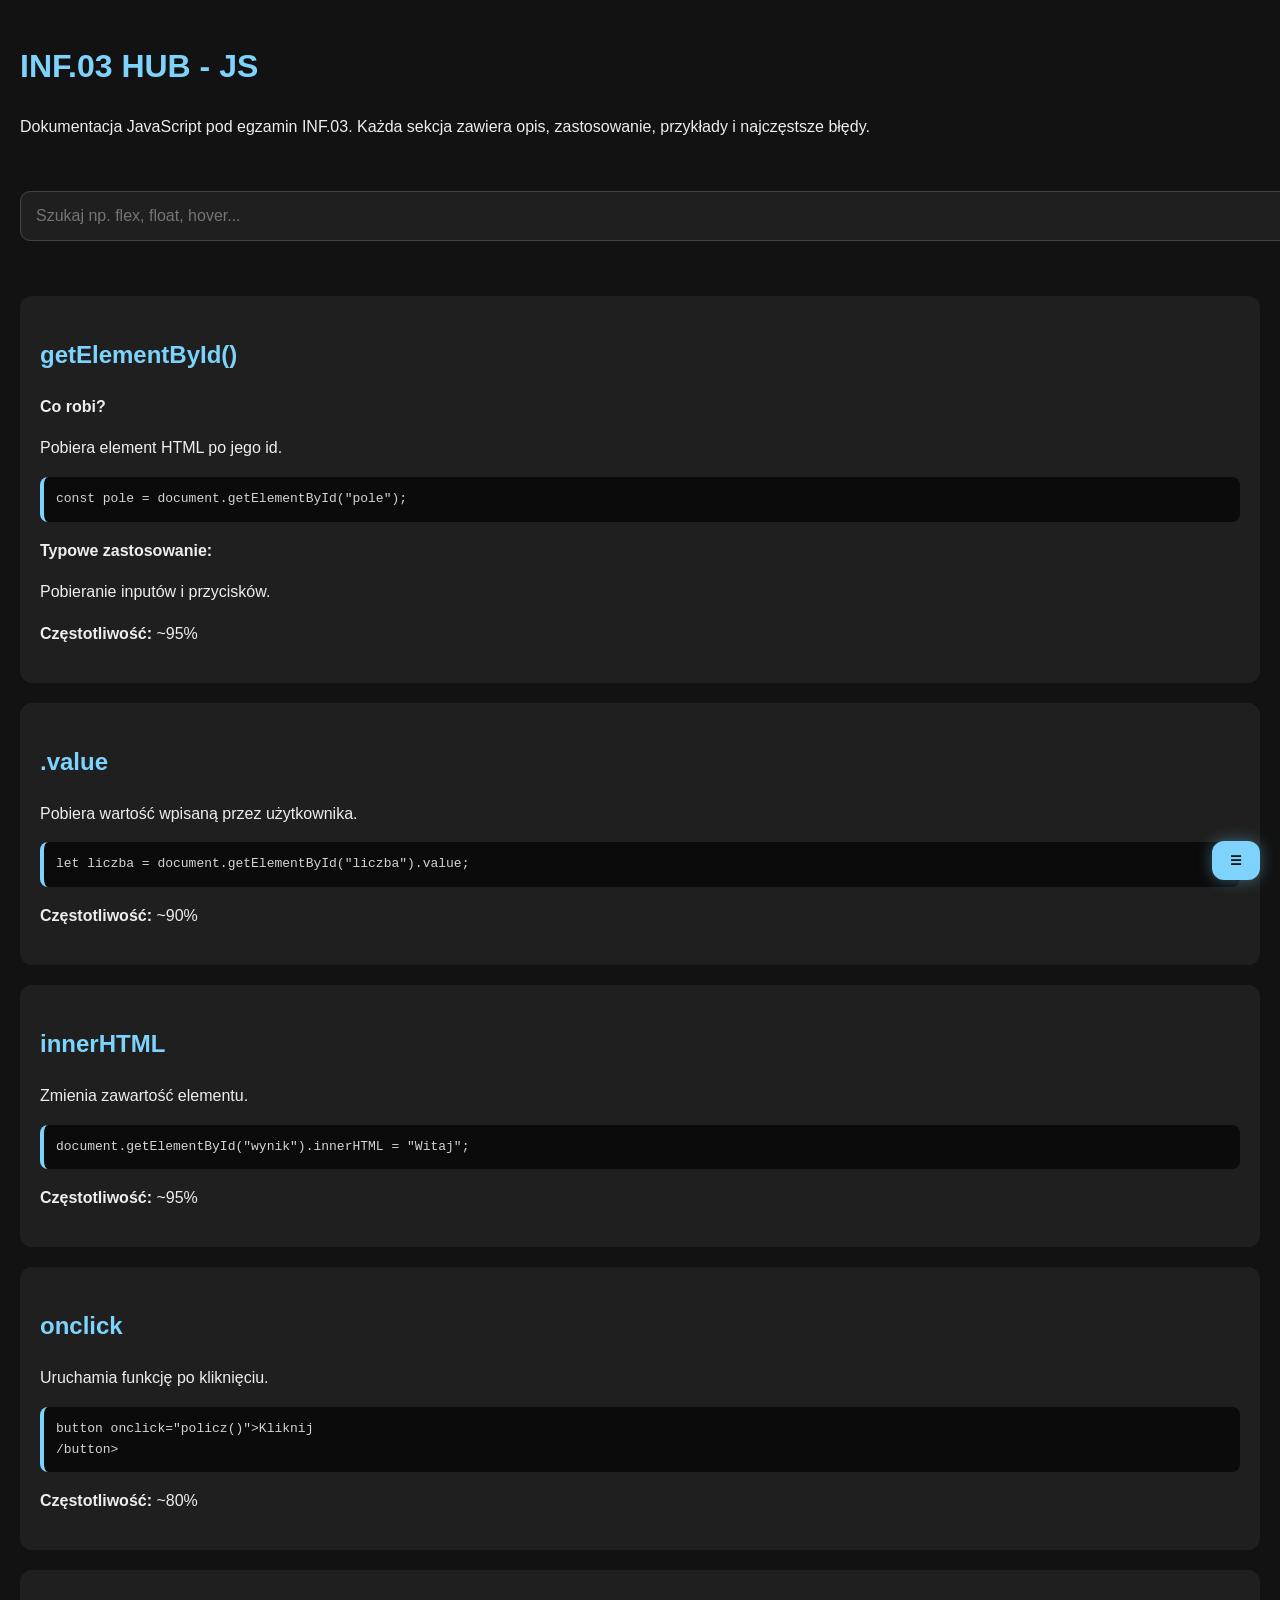
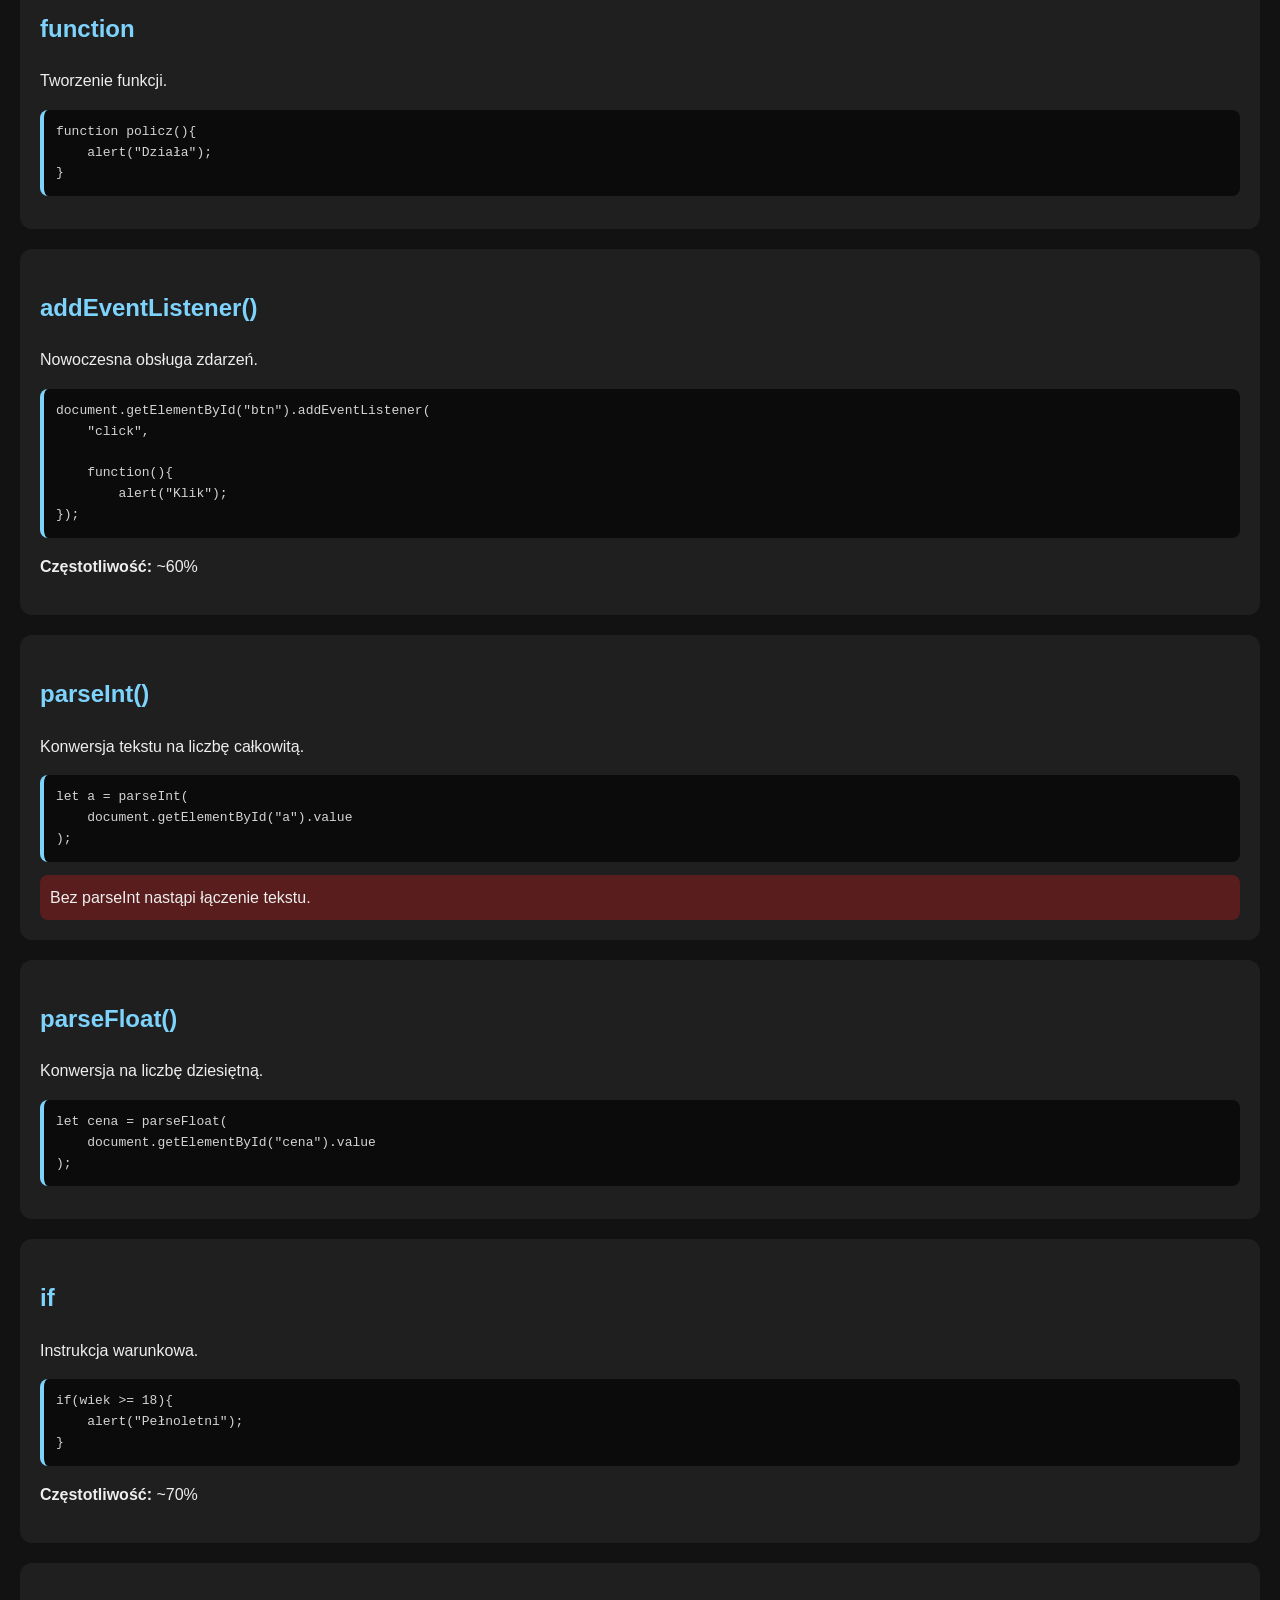
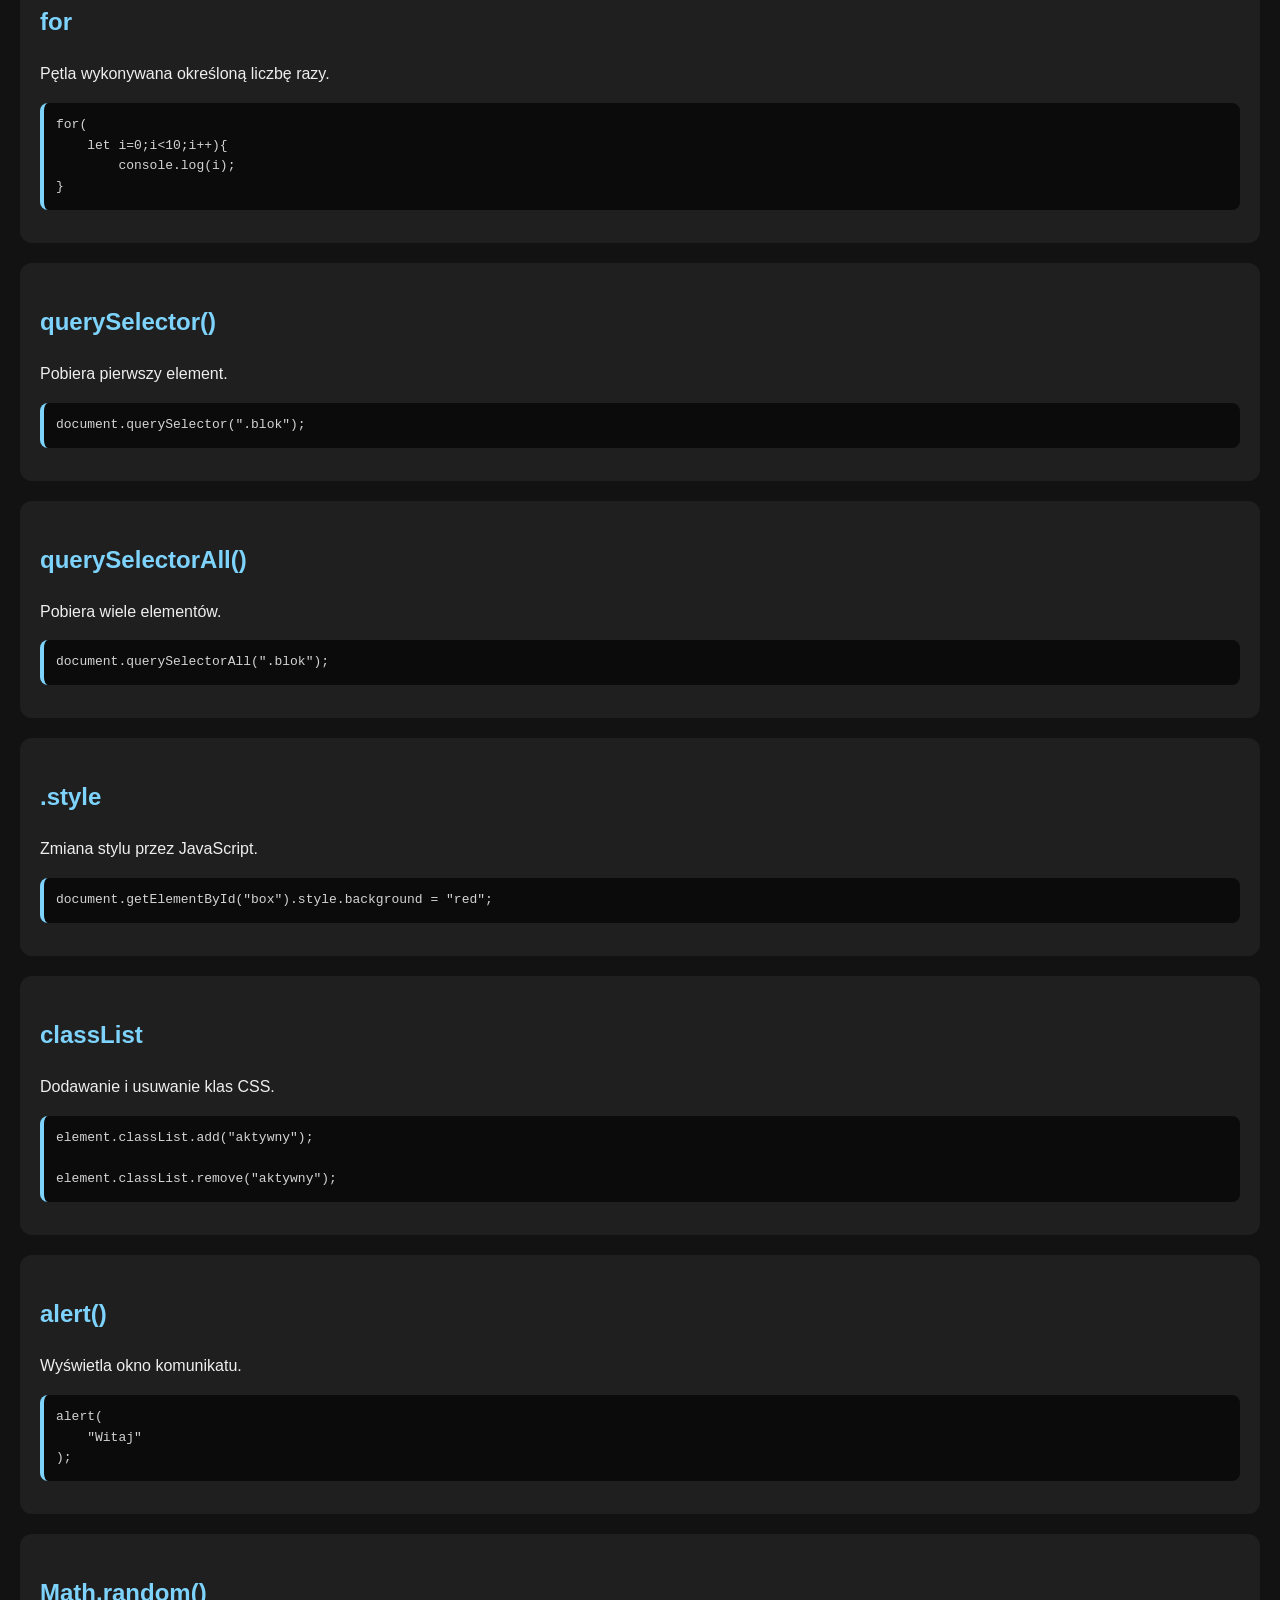
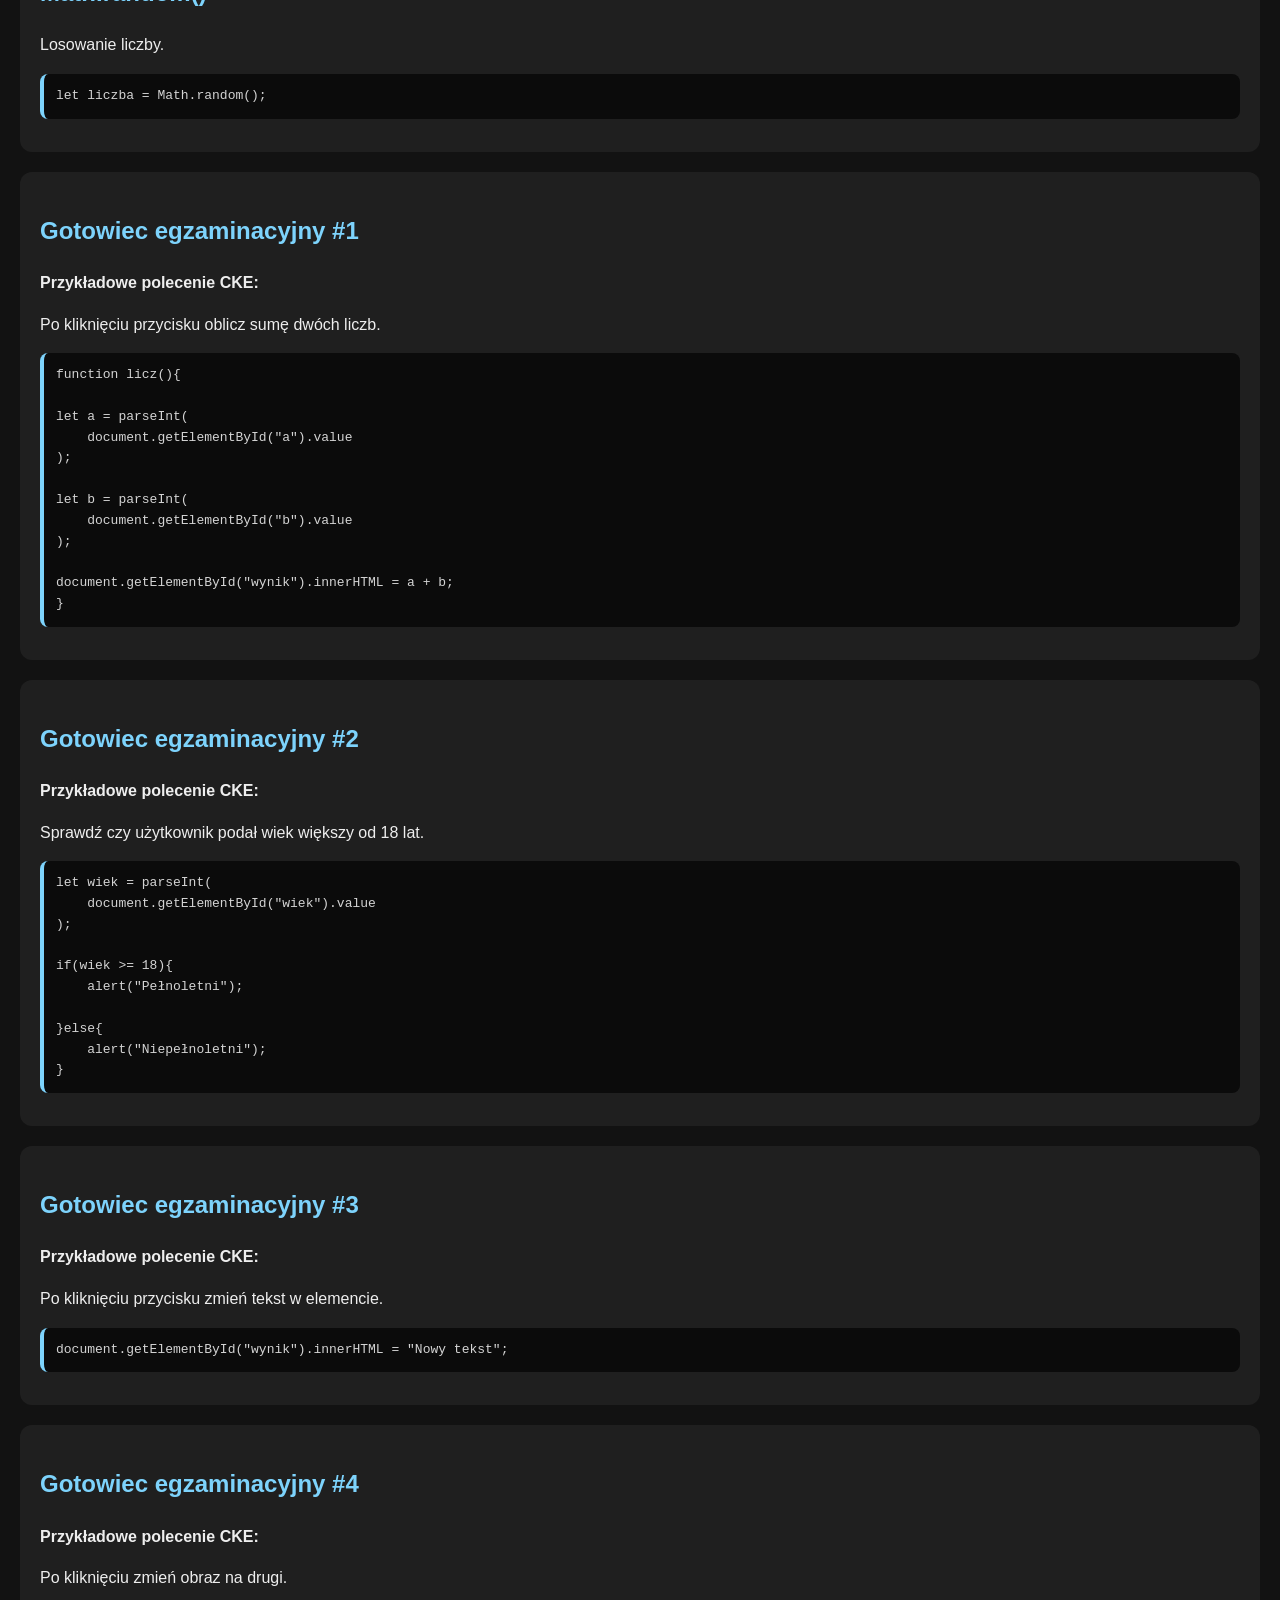
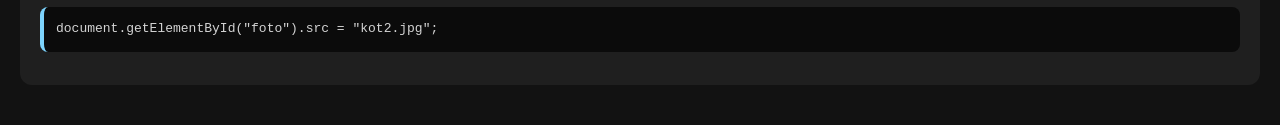
<file: js/js.html>
<!DOCTYPE html>
<html lang="pl">
<head>
<meta charset="UTF-8">
<title>INF.03 HUB - JS</title>
<style>
body{font-family:Arial,sans-serif;background:#121212;color:#eee;max-width:1400px;margin:auto;padding:20px;line-height:1.6}
.section{background:#1f1f1f;padding:20px;margin:20px 0;border-radius:12px}
pre{
background:#0b0b0b;
border-left:4px solid #7dd3fc;
padding:12px;
border-radius:8px;
overflow:auto;
color:#d4d4d4;
}
h1,h2,h3{color:#7dd3fc}
.warning{background:#5a1d1d;padding:10px;border-radius:8px}
.info{background:#1d355a;padding:10px;border-radius:8px}
.search-box{
margin:20px 0;
}

#searchInput{
width:100%;
padding:15px;
font-size:16px;
background:#1f1f1f;
color:white;
border:1px solid #444;
border-radius:10px;
outline:none;
}

#searchInput:focus{
border-color:#7dd3fc;
box-shadow:0 0 10px rgba(125,211,252,.4);
}
.home-btn{
position:fixed;
bottom:20px;
right:20px;
background:#7dd3fc;
color:#121212;
text-decoration:none;
padding:12px 18px;
border-radius:12px;
font-weight:bold;
box-shadow:0 0 15px rgba(125,211,252,.4);
transition:.2s;
z-index:9999;
}

.home-btn:hover{
transform:scale(1.05);
background:#38bdf8;
}

.home-btn:active{
transform:scale(.95);
}
.top-btn{
position:fixed;
bottom:80px;
right:20px;
background:#22c55e;
color:white;
text-decoration:none;
padding:12px 18px;
border-radius:12px;
font-weight:bold;
z-index:9999;
}

.top-btn:hover{
background:#16a34a;
}

html{
scroll-behavior:smooth;
}
.search-wrapper{
position:sticky;
top:0;
z-index:1000;
background:#121212;
padding:15px 0;
}

.menu-btn:hover{
background:#38bdf8;
}

.menu-container{
position:fixed;
bottom:20px;
right:20px;
z-index:9999;
}

.menu-btn{
position:fixed;
bottom:20px;
right:20px;

background:#7dd3fc;
color:#121212;

border:none;
padding:12px 18px;

border-radius:12px;

font-weight:bold;

cursor:pointer;

z-index:10000;

box-shadow:0 0 15px rgba(125,211,252,.4);

transition:.2s;
}

.menu-btn:hover{
background:#38bdf8;
transform:scale(1.05);
}

.dropdown-menu{

position:absolute;

bottom:60px;
right:0;

width:240px;

background:#1f1f1f;

border-radius:12px;

overflow:hidden;

box-shadow:
0 0 20px rgba(0,0,0,.4);

opacity:0;
visibility:hidden;

transform:
translateY(20px)
scale(.95);

transition:.25s;
}

.dropdown-menu.show{

opacity:1;
visibility:visible;

transform:
translateY(0)
scale(1);
}

.dropdown-menu a{

display:block;

padding:14px;

text-decoration:none;

color:white;

border-bottom:
1px solid #333;

transition:.2s;
}

.dropdown-menu a:hover{

background:#2d3748;
padding-left:20px;

}

.dropdown-menu a:last-child{
border-bottom:none;
}
</style>
</head>
<body id="top">

<h1>INF.03 HUB - JS</h1>
<p>Dokumentacja JavaScript pod egzamin INF.03. Każda sekcja zawiera opis, zastosowanie, przykłady i najczęstsze błędy.</p>

<div class="search-wrapper">

<div class="search-box">
<input
type="text"
id="searchInput"
placeholder="Szukaj np. flex, float, hover..."
>
</div>

</div>

<div class="section">
<h2>getElementById()</h2>

<p><b>Co robi?</b></p>

<p>
Pobiera element HTML po jego id.
</p>

<pre>
const pole = document.getElementById("pole");
</pre>

<p><b>Typowe zastosowanie:</b></p>

<p>
Pobieranie inputów i przycisków.
</p>

<p><b>Częstotliwość:</b> ~95%</p>

</div>

<div class="section">
<h2>.value</h2>

<p>
Pobiera wartość wpisaną przez użytkownika.
</p>

<pre>
let liczba = document.getElementById("liczba").value;
</pre>

<p><b>Częstotliwość:</b> ~90%</p>

</div>

<div class="section">
<h2>innerHTML</h2>

<p>
Zmienia zawartość elementu.
</p>

<pre>
document.getElementById("wynik").innerHTML = "Witaj";
</pre>

<p><b>Częstotliwość:</b> ~95%</p>

</div>

<div class="section">
<h2>onclick</h2>

<p>
Uruchamia funkcję po kliknięciu.
</p>

<pre>
button onclick="policz()">Kliknij
/button>
</pre>

<p><b>Częstotliwość:</b> ~80%</p>

</div>

<div class="section">
<h2>function</h2>

<p>
Tworzenie funkcji.
</p>

<pre>
function policz(){
    alert("Działa");
}
</pre>

</div>

<div class="section">
<h2>addEventListener()</h2>

<p>
Nowoczesna obsługa zdarzeń.
</p>

<pre>
document.getElementById("btn").addEventListener(
    "click",

    function(){
        alert("Klik");
});
</pre>

<p><b>Częstotliwość:</b> ~60%</p>

</div>

<div class="section">
<h2>parseInt()</h2>

<p>
Konwersja tekstu na liczbę całkowitą.
</p>

<pre>
let a = parseInt(
    document.getElementById("a").value
);
</pre>

<div class="warning">
Bez parseInt nastąpi łączenie tekstu.
</div>

</div>

<div class="section">
<h2>parseFloat()</h2>

<p>
Konwersja na liczbę dziesiętną.
</p>

<pre>
let cena = parseFloat(
    document.getElementById("cena").value
);
</pre>

</div>

<div class="section">
<h2>if</h2>

<p>
Instrukcja warunkowa.
</p>

<pre>
if(wiek >= 18){
    alert("Pełnoletni");
}
</pre>

<p><b>Częstotliwość:</b> ~70%</p>

</div>

<div class="section">
<h2>for</h2>

<p>
Pętla wykonywana określoną liczbę razy.
</p>

<pre>
for(
    let i=0;i<10;i++){
        console.log(i);
}
</pre>

</div>

<div class="section">
<h2>querySelector()</h2>

<p>
Pobiera pierwszy element.
</p>

<pre>
document.querySelector(".blok");
</pre>

</div>

<div class="section">
<h2>querySelectorAll()</h2>

<p>
Pobiera wiele elementów.
</p>

<pre>
document.querySelectorAll(".blok");
</pre>

</div>

<div class="section">
<h2>.style</h2>

<p>
Zmiana stylu przez JavaScript.
</p>

<pre>
document.getElementById("box").style.background = "red";
</pre>

</div>

<div class="section">
<h2>classList</h2>

<p>
Dodawanie i usuwanie klas CSS.
</p>

<pre>
element.classList.add("aktywny");

element.classList.remove("aktywny");
</pre>

</div>

<div class="section">
<h2>alert()</h2>

<p>
Wyświetla okno komunikatu.
</p>

<pre>
alert(
    "Witaj"
);
</pre>

</div>

<div class="section">
<h2>Math.random()</h2>

<p>
Losowanie liczby.
</p>

<pre>
let liczba = Math.random();
</pre>

</div>

<div class="section">
<h2>Gotowiec egzaminacyjny #1</h2>

<p><b>Przykładowe polecenie CKE:</b></p>

<p>
Po kliknięciu przycisku oblicz sumę dwóch liczb.
</p>

<pre>
function licz(){

let a = parseInt(
    document.getElementById("a").value
);

let b = parseInt(
    document.getElementById("b").value
);

document.getElementById("wynik").innerHTML = a + b;
}
</pre>

</div>

<div class="section">
<h2>Gotowiec egzaminacyjny #2</h2>

<p><b>Przykładowe polecenie CKE:</b></p>

<p>
Sprawdź czy użytkownik podał wiek większy od 18 lat.
</p>

<pre>
let wiek = parseInt(
    document.getElementById("wiek").value
);

if(wiek >= 18){
    alert("Pełnoletni");

}else{
    alert("Niepełnoletni");
}
</pre>

</div>

<div class="section">
<h2>Gotowiec egzaminacyjny #3</h2>

<p><b>Przykładowe polecenie CKE:</b></p>

<p>
Po kliknięciu przycisku zmień tekst w elemencie.
</p>

<pre>
document.getElementById("wynik").innerHTML = "Nowy tekst";
</pre>

</div>

<div class="section">
<h2>Gotowiec egzaminacyjny #4</h2>

<p><b>Przykładowe polecenie CKE:</b></p>

<p>
Po kliknięciu zmień obraz na drugi.
</p>

<pre>
document.getElementById("foto").src = "kot2.jpg";
</pre>

</div>

<script>

const searchInput =
document.getElementById("searchInput");

searchInput.addEventListener(
"input",
function(){

const value =
this.value.toLowerCase();

const sections =
document.querySelectorAll(".section");

let found = 0;

sections.forEach(section=>{

const text =
section.innerText.toLowerCase();

if(text.includes(value)){

section.style.display="block";
found++;

}
else{

section.style.display="none";

}

});

resultsInfo.innerHTML =
"Znaleziono sekcji: " + found;

});

</script>

<div class="menu-container">

<button class="menu-btn" id="menuBtn">
☰
</button>

<div class="dropdown-menu" id="dropdownMenu">

<a href="../sql/sql.html">💾 SQL</a>

<a href="../php/php.html">🐘 PHP</a>

<a href="../html/html.html">🌐 HTML</a>

<a href="../css/css.html">🎨 CSS</a>

<a href="../js/js.html">⚡ JavaScript</a>

<a href="../ratunek/ratunek.html">
🚑 Ratunek
</a>

</div>

</div>
<script>

const menuBtn =
document.getElementById("menuBtn");

const dropdownMenu =
document.getElementById("dropdownMenu");

menuBtn.addEventListener(
"click",
function(){

dropdownMenu.classList.toggle(
"show"
);

});

document.addEventListener(
"click",
function(e){

if(
!menuBtn.contains(e.target)
&&
!dropdownMenu.contains(e.target)
){

dropdownMenu.classList.remove(
"show"
);

}

menuBtn.addEventListener(
"dblclick",
function(){

window.location.href =
"../index.html";

});

});

</script>
</body>
</html>
</file>
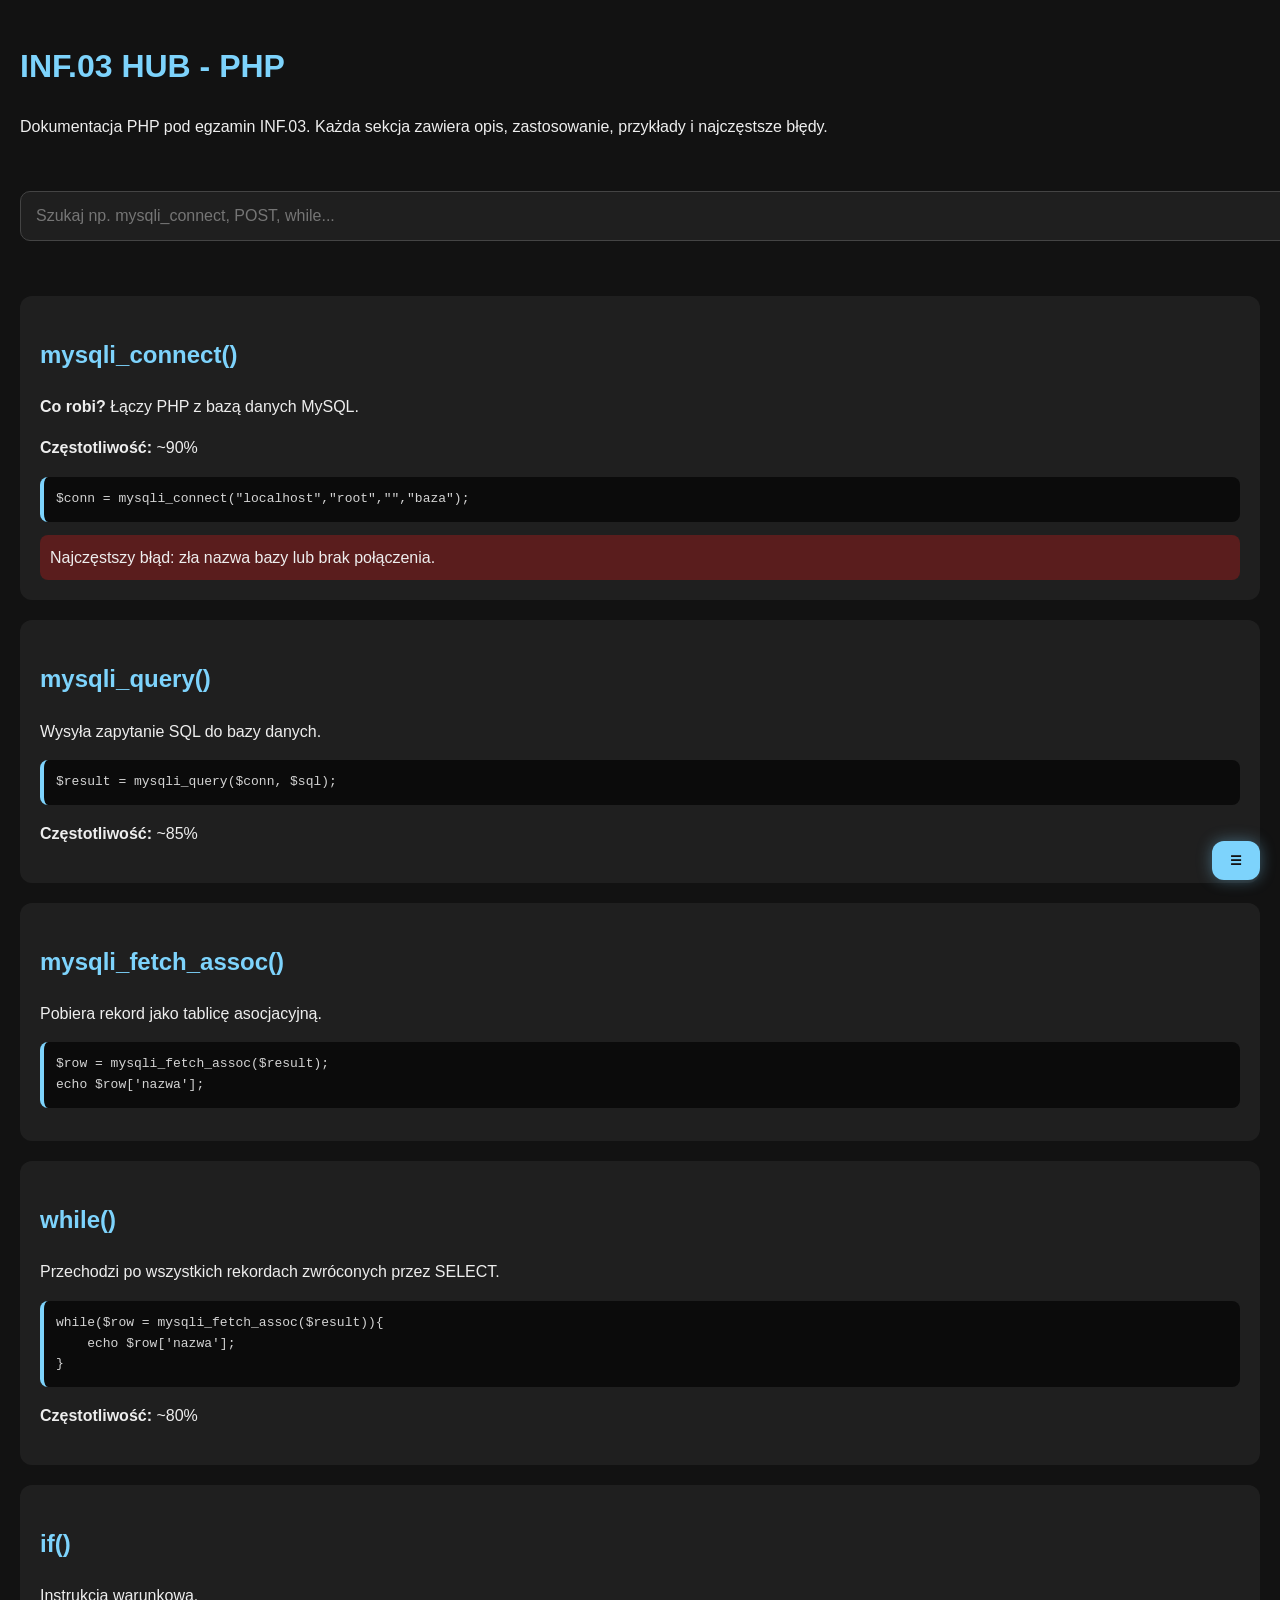
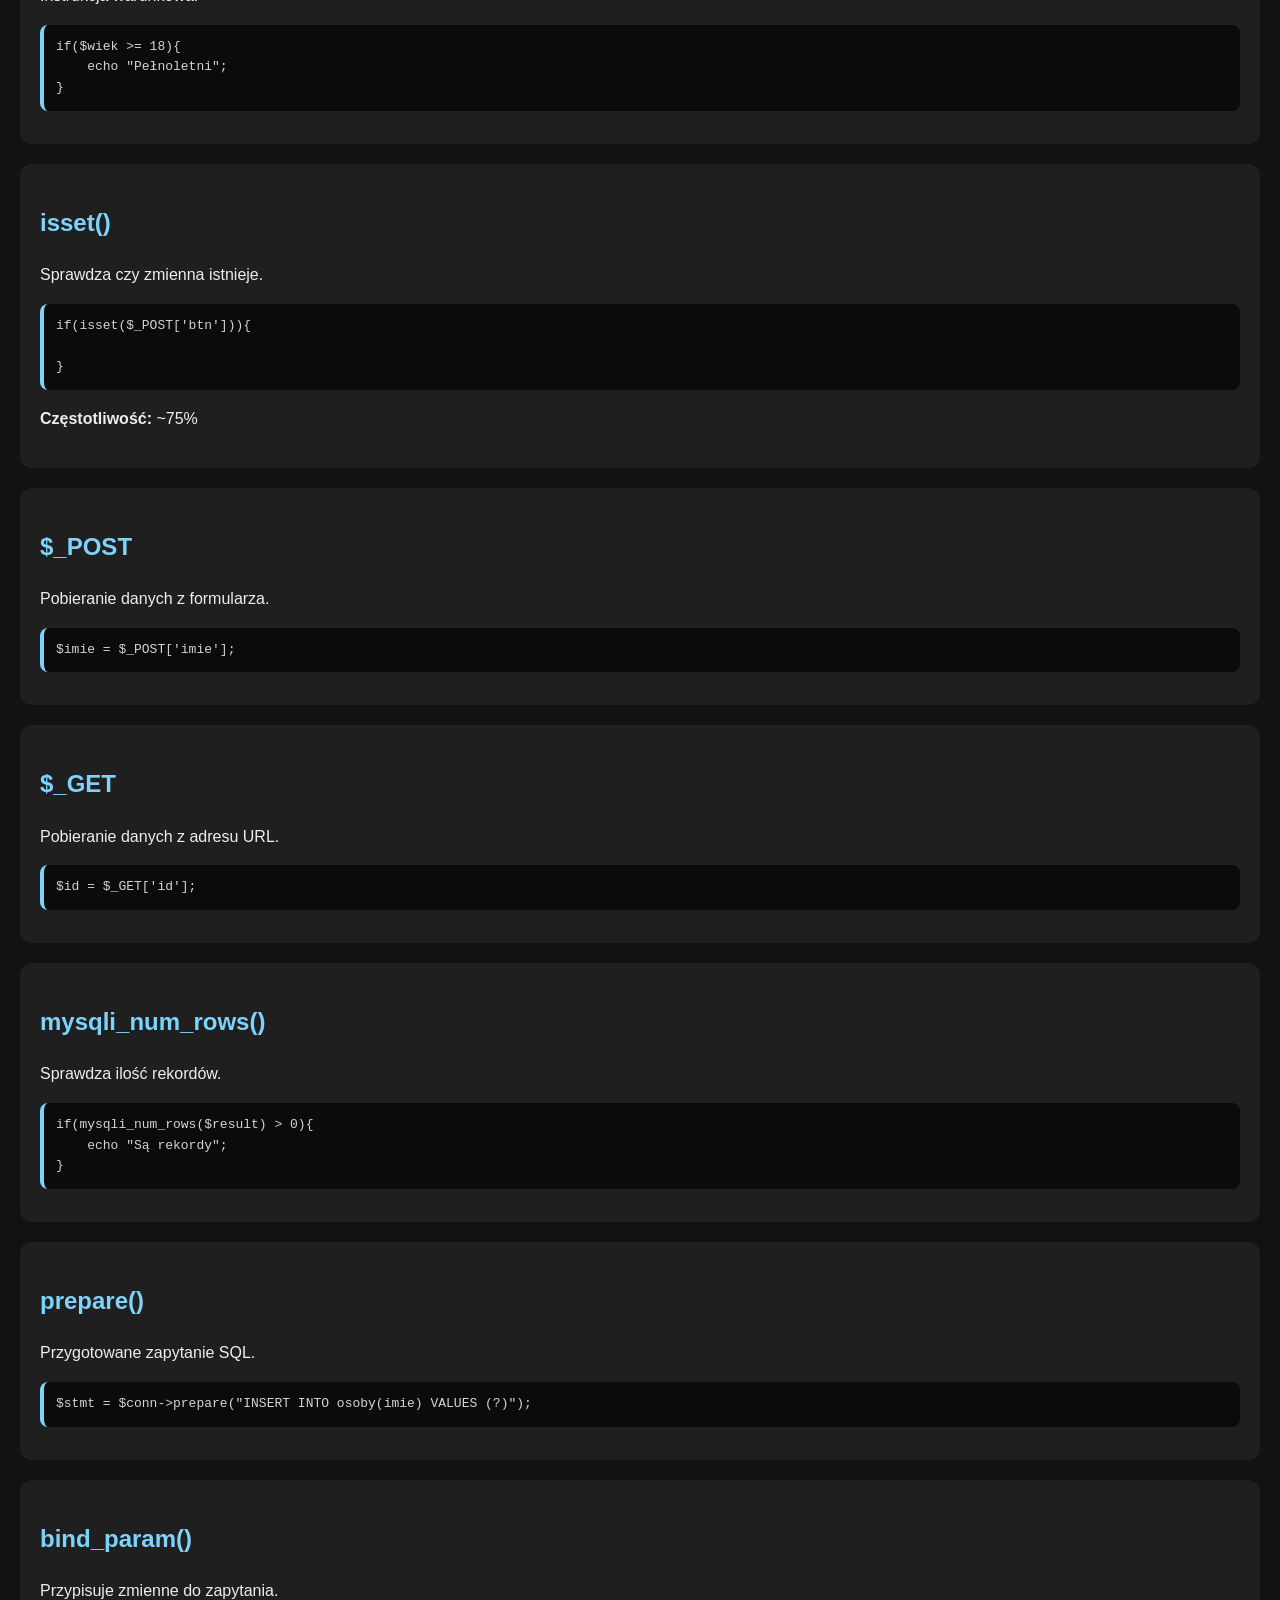
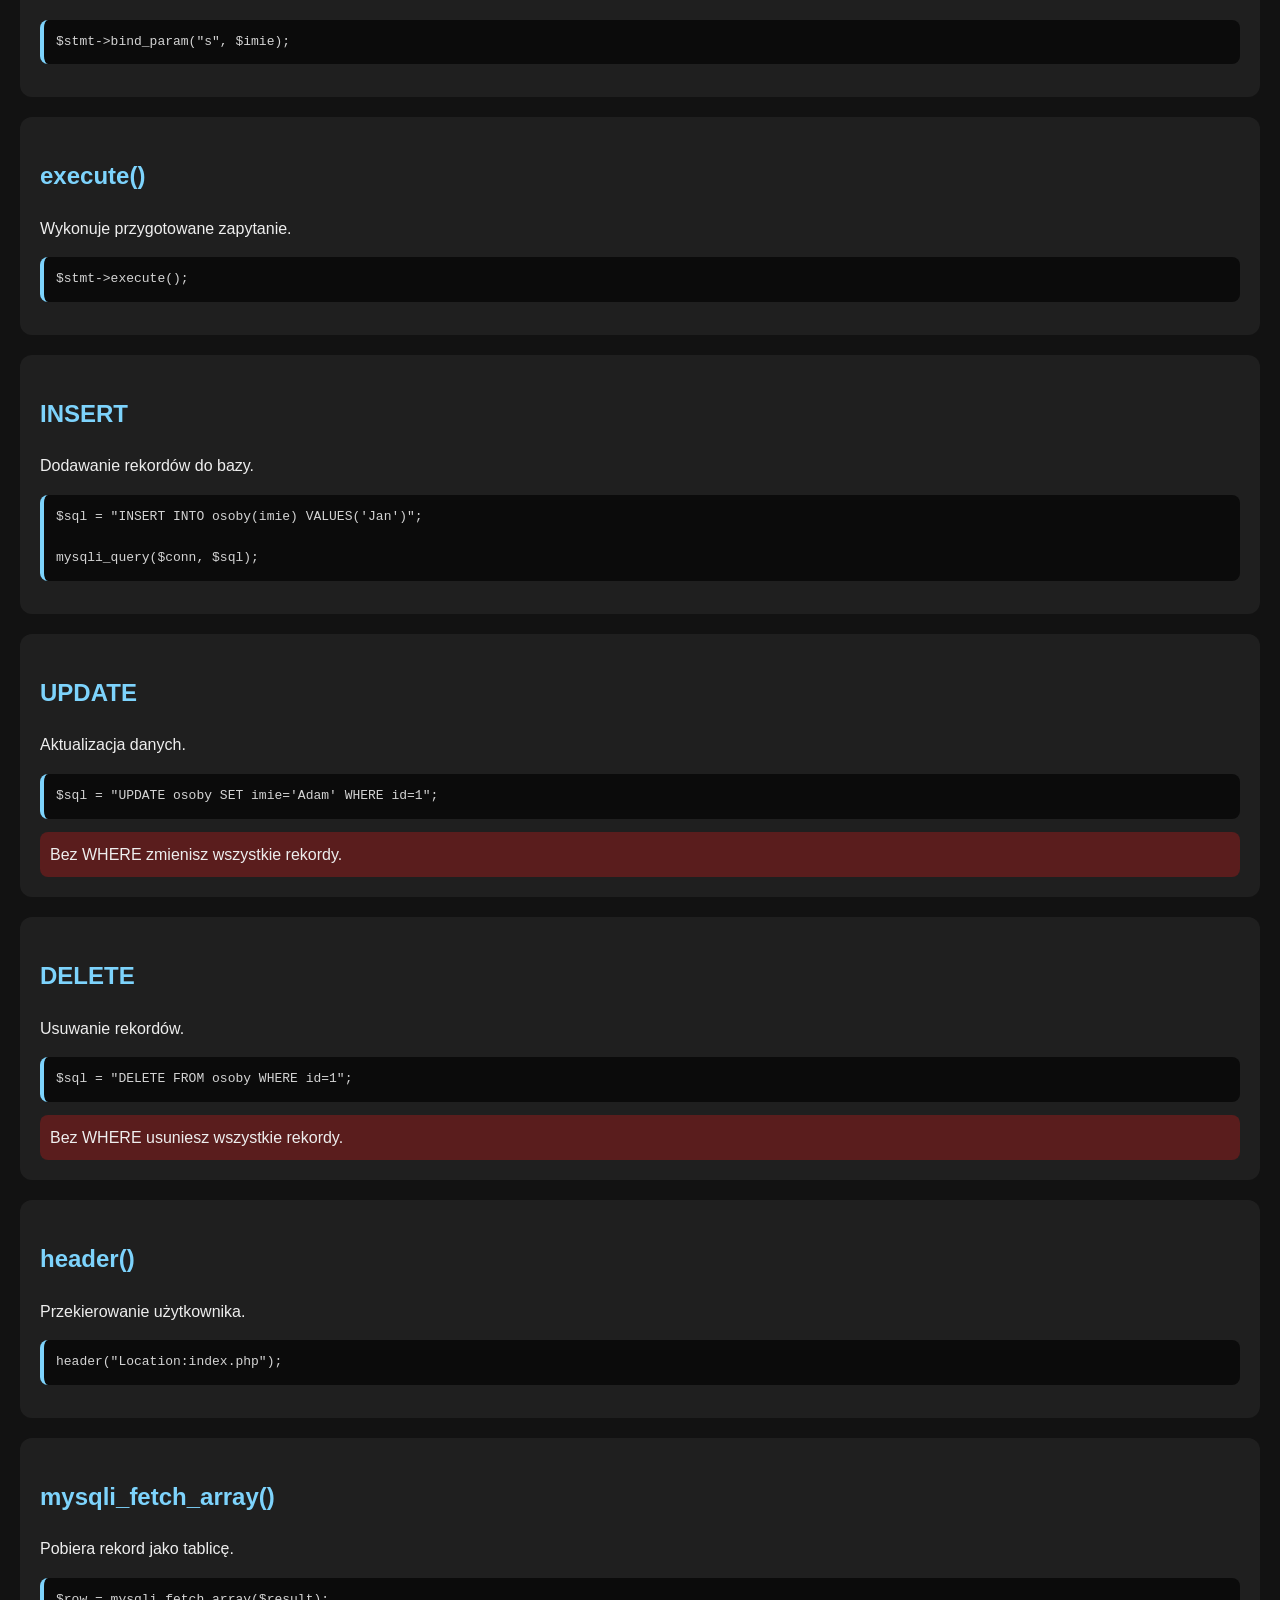
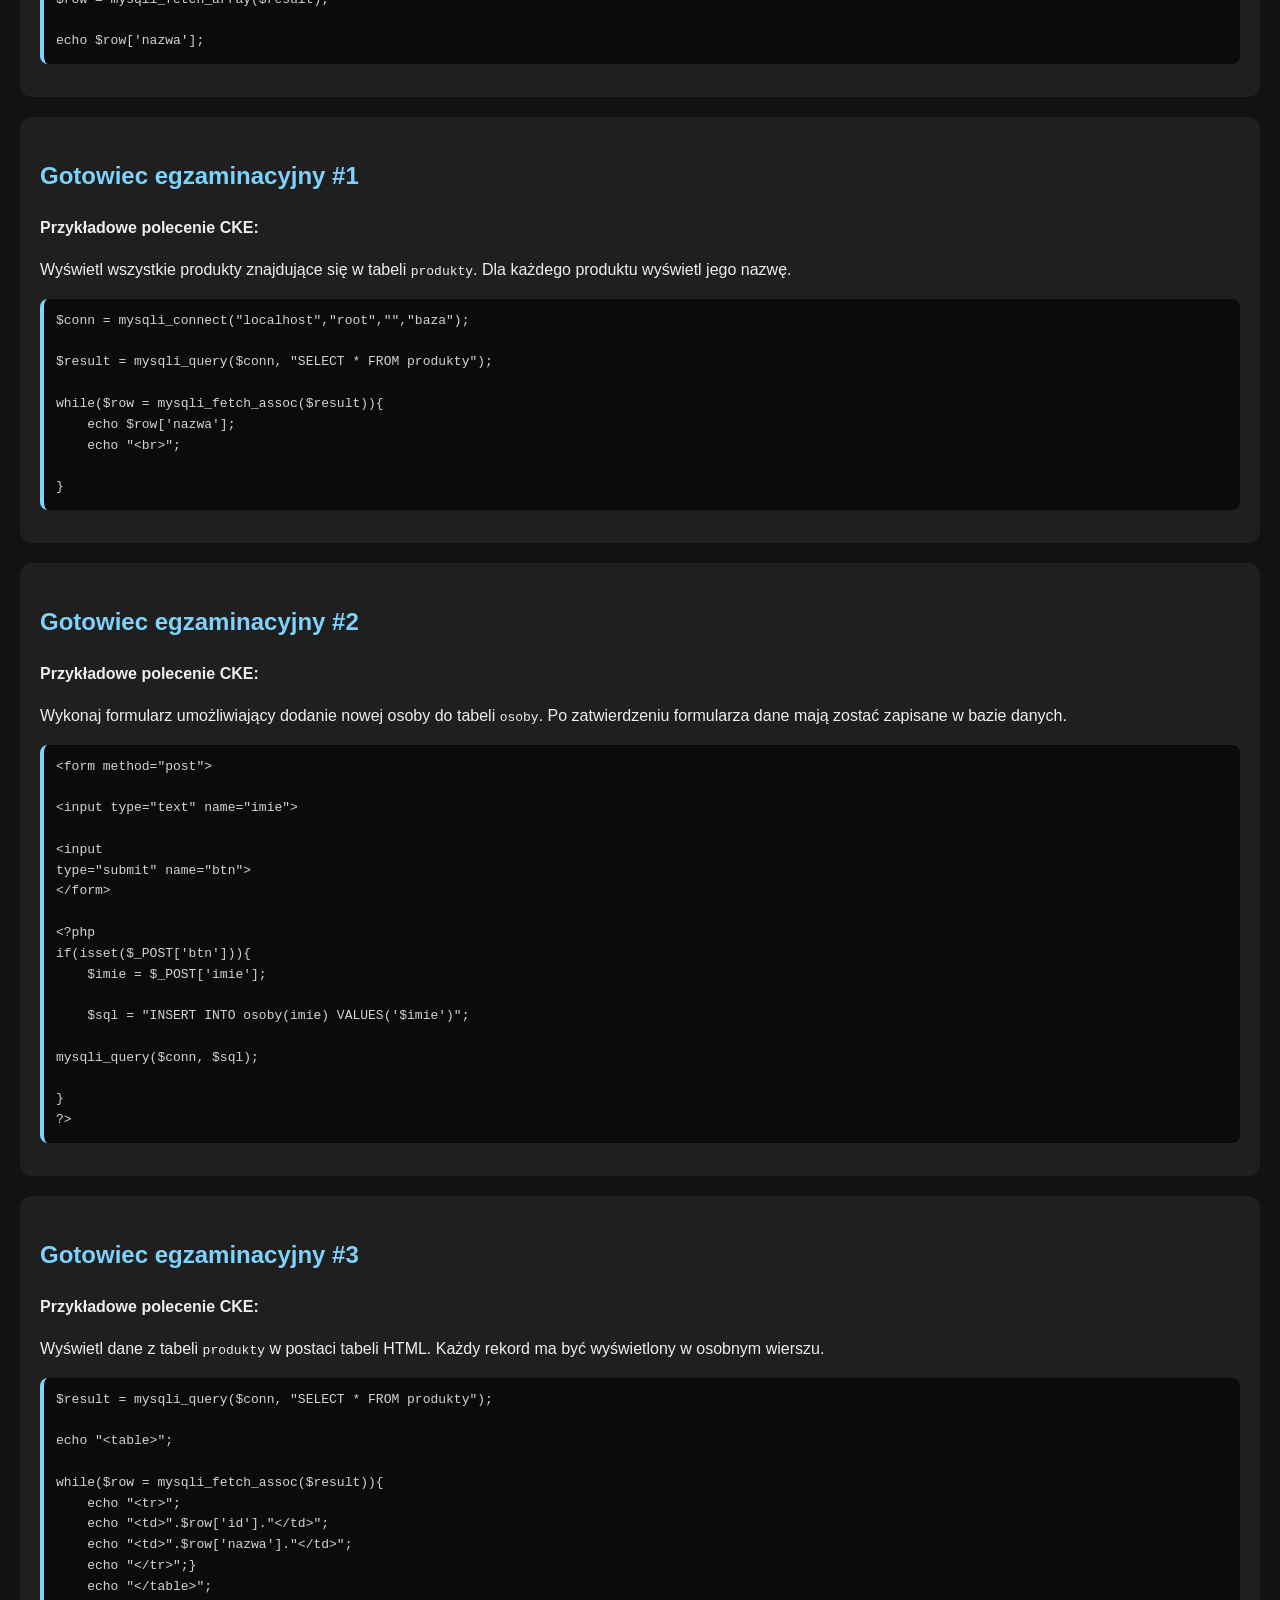
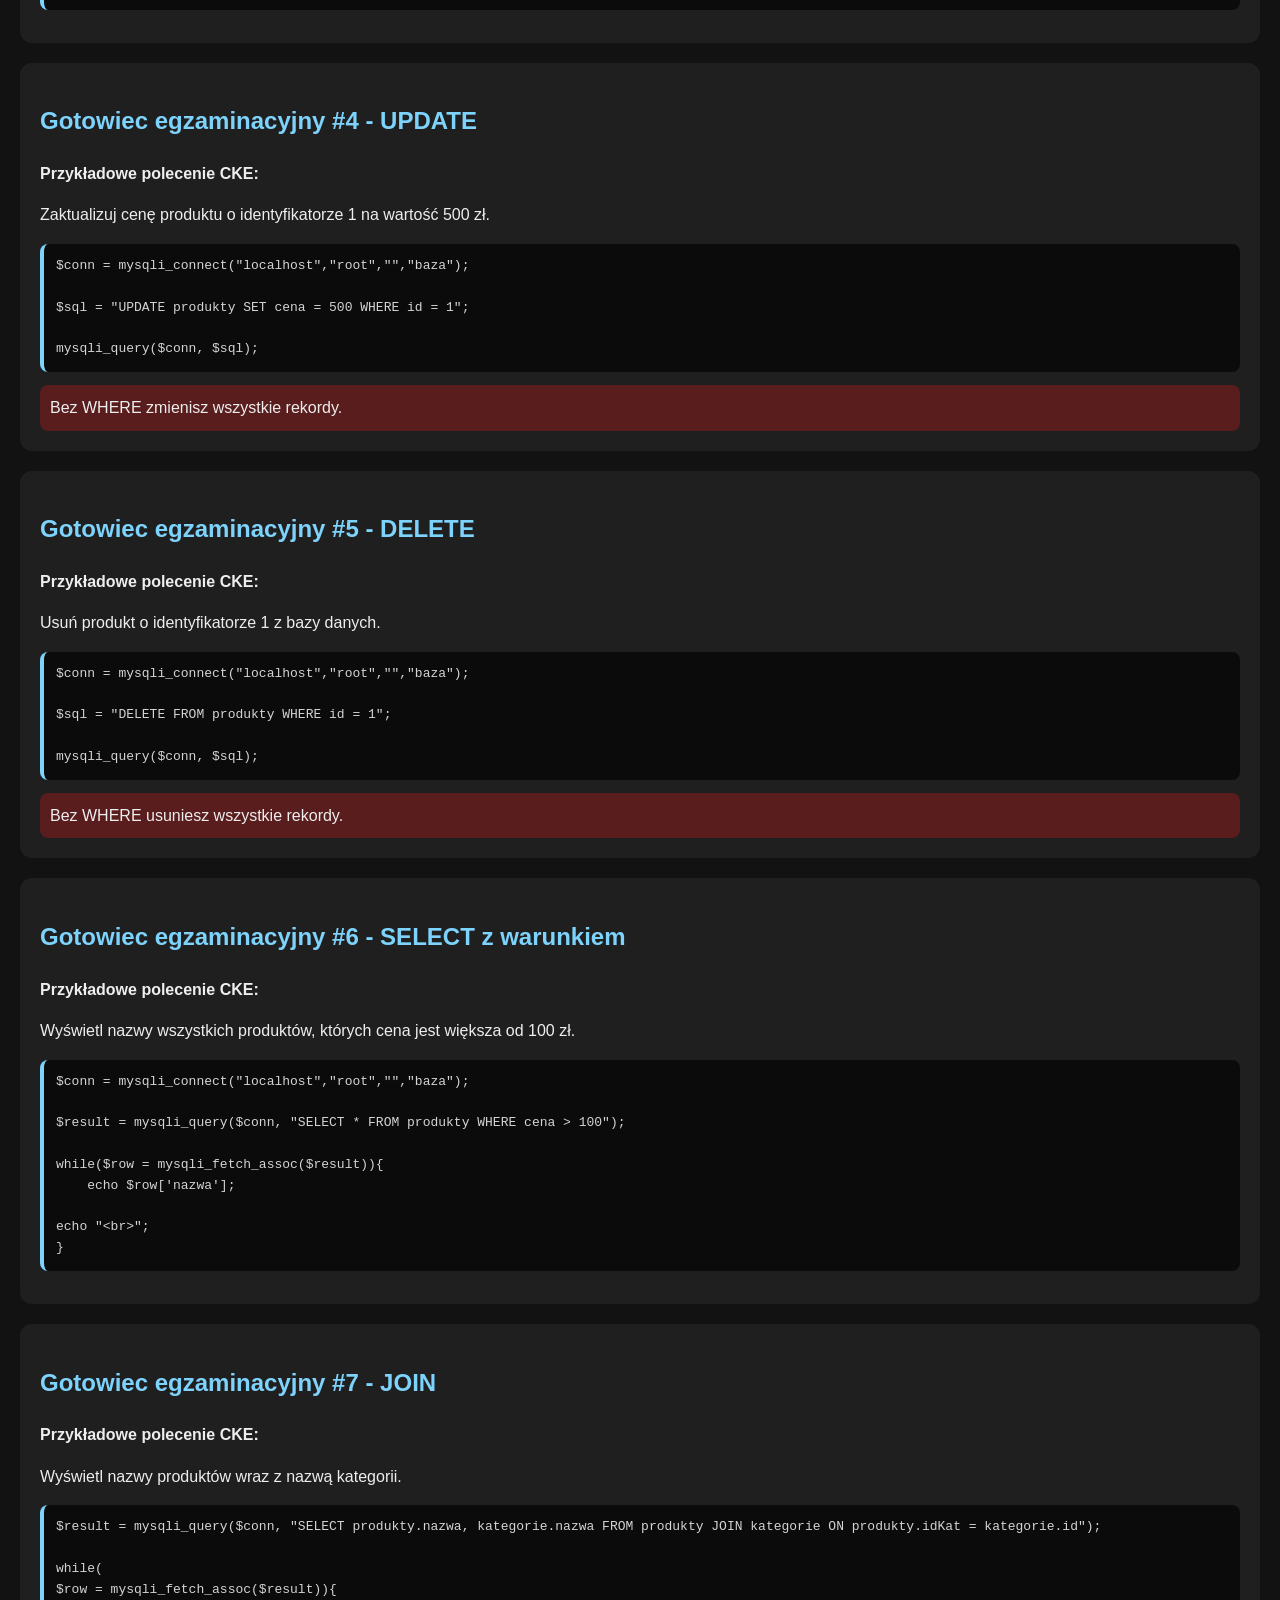
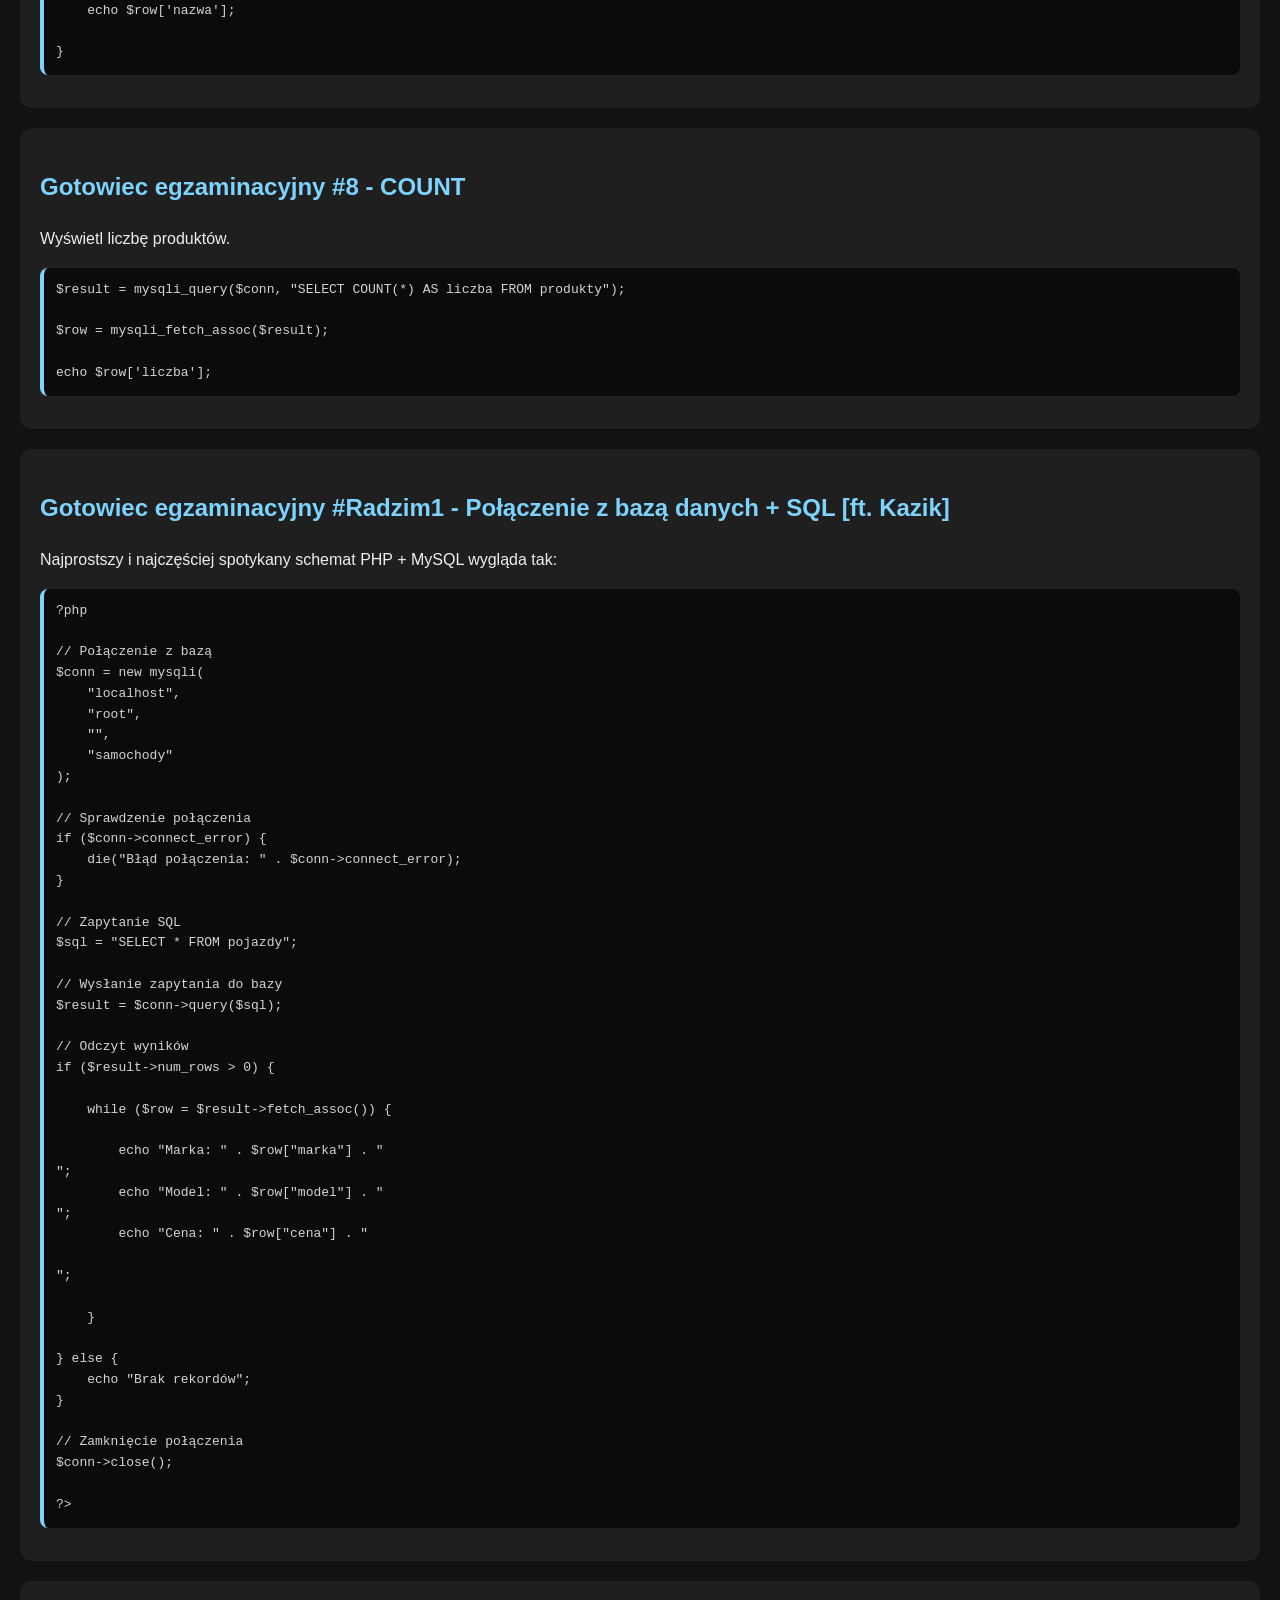
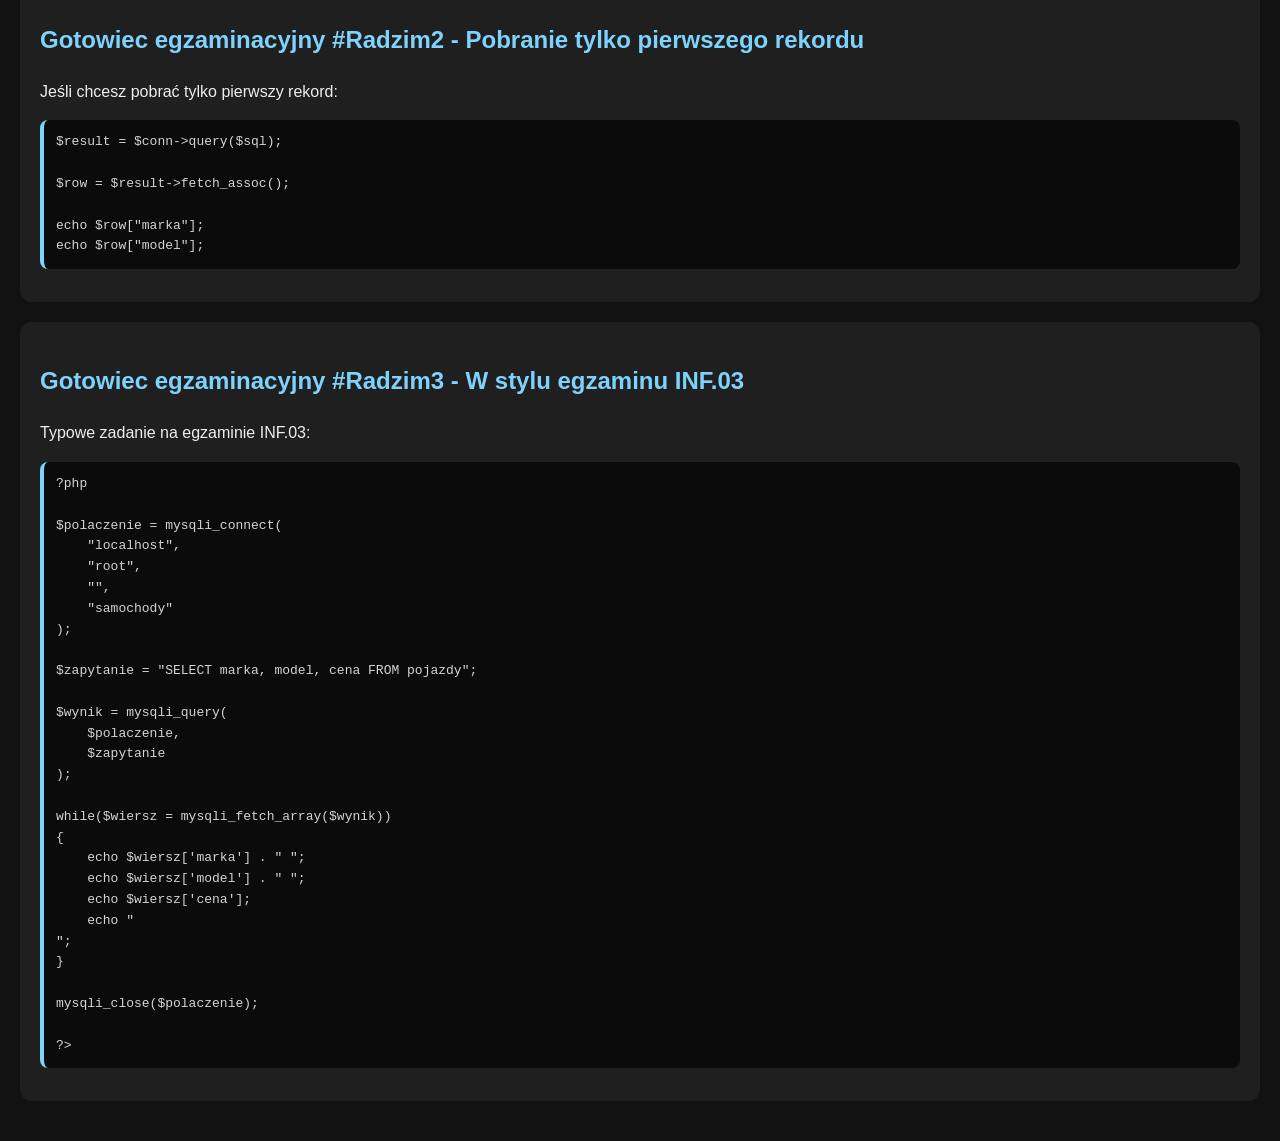
<file: php/php.html>
<!DOCTYPE html>
<html lang="pl">
<head>
<meta charset="UTF-8">
<title>INF.03 HUB - PHP</title>
<style>
body{font-family:Arial,sans-serif;background:#121212;color:#eee;max-width:1400px;margin:auto;padding:20px;line-height:1.6}
.section{background:#1f1f1f;padding:20px;margin:20px 0;border-radius:12px}
pre{
background:#0b0b0b;
border-left:4px solid #7dd3fc;
padding:12px;
border-radius:8px;
overflow:auto;
color:#d4d4d4;
}
h1,h2,h3{color:#7dd3fc}
.warning{background:#5a1d1d;padding:10px;border-radius:8px}
.info{background:#1d355a;padding:10px;border-radius:8px}
.search-box{
margin:20px 0;
}

#searchInput{
width:100%;
padding:15px;
font-size:16px;
background:#1f1f1f;
color:white;
border:1px solid #444;
border-radius:10px;
outline:none;
}

#searchInput:focus{
border-color:#7dd3fc;
box-shadow:0 0 10px rgba(125,211,252,.4);
}
.home-btn{
position:fixed;
bottom:20px;
right:20px;
background:#7dd3fc;
color:#121212;
text-decoration:none;
padding:12px 18px;
border-radius:12px;
font-weight:bold;
box-shadow:0 0 15px rgba(125,211,252,.4);
transition:.2s;
z-index:9999;
}

.home-btn:hover{
transform:scale(1.05);
background:#38bdf8;
}

.home-btn:active{
transform:scale(.95);
}
.top-btn{
position:fixed;
bottom:80px;
right:20px;
background:#22c55e;
color:white;
text-decoration:none;
padding:12px 18px;
border-radius:12px;
font-weight:bold;
z-index:9999;
}

.top-btn:hover{
background:#16a34a;
}

html{
scroll-behavior:smooth;
}
.search-wrapper{
position:sticky;
top:0;
z-index:1000;
background:#121212;
padding:15px 0;
}

.menu-btn:hover{
background:#38bdf8;
}

.menu-container{
position:fixed;
bottom:20px;
right:20px;
z-index:9999;
}

.menu-btn{
position:fixed;
bottom:20px;
right:20px;

background:#7dd3fc;
color:#121212;

border:none;
padding:12px 18px;

border-radius:12px;

font-weight:bold;

cursor:pointer;

z-index:10000;

box-shadow:0 0 15px rgba(125,211,252,.4);

transition:.2s;
}

.menu-btn:hover{
background:#38bdf8;
transform:scale(1.05);
}

.dropdown-menu{

position:absolute;

bottom:60px;
right:0;

width:240px;

background:#1f1f1f;

border-radius:12px;

overflow:hidden;

box-shadow:
0 0 20px rgba(0,0,0,.4);

opacity:0;
visibility:hidden;

transform:
translateY(20px)
scale(.95);

transition:.25s;
}

.dropdown-menu.show{

opacity:1;
visibility:visible;

transform:
translateY(0)
scale(1);
}

.dropdown-menu a{

display:block;

padding:14px;

text-decoration:none;

color:white;

border-bottom:
1px solid #333;

transition:.2s;
}

.dropdown-menu a:hover{

background:#2d3748;
padding-left:20px;

}

.dropdown-menu a:last-child{
border-bottom:none;
}
</style>
</head>
<body id="top">

<h1>INF.03 HUB - PHP</h1>
<p>Dokumentacja PHP pod egzamin INF.03. Każda sekcja zawiera opis, zastosowanie, przykłady i najczęstsze błędy.</p>

<div class="search-wrapper">

<div class="search-box">
<input
type="text"
id="searchInput"
placeholder="Szukaj np. mysqli_connect, POST, while..."
>
</div>

</div>

<div class="section">
<h2>mysqli_connect()</h2>
<p><b>Co robi?</b> Łączy PHP z bazą danych MySQL.</p>
<p><b>Częstotliwość:</b> ~90%</p>
<pre>$conn = mysqli_connect("localhost","root","","baza");</pre>
<div class="warning">Najczęstszy błąd: zła nazwa bazy lub brak połączenia.</div>
</div>

<div class="section">
<h2>mysqli_query()</h2>
<p>Wysyła zapytanie SQL do bazy danych.</p>
<pre>$result = mysqli_query($conn, $sql);</pre>
<p><b>Częstotliwość:</b> ~85%</p>
</div>

<div class="section">
<h2>mysqli_fetch_assoc()</h2>
<p>Pobiera rekord jako tablicę asocjacyjną.</p>
<pre>$row = mysqli_fetch_assoc($result);
echo $row['nazwa'];</pre>
</div>

<div class="section">
<h2>while()</h2>
<p>Przechodzi po wszystkich rekordach zwróconych przez SELECT.</p>
<pre>while($row = mysqli_fetch_assoc($result)){
    echo $row['nazwa'];
}</pre>
<p><b>Częstotliwość:</b> ~80%</p>
</div>

<div class="section">
<h2>if()</h2>
<p>Instrukcja warunkowa.</p>
<pre>if($wiek >= 18){
    echo "Pełnoletni";
}</pre>
</div>

<div class="section">
<h2>isset()</h2>
<p>Sprawdza czy zmienna istnieje.</p>
<pre>if(isset($_POST['btn'])){

}</pre>
<p><b>Częstotliwość:</b> ~75%</p>
</div>

<div class="section">
<h2>$_POST</h2>
<p>Pobieranie danych z formularza.</p>
<pre>$imie = $_POST['imie'];</pre>
</div>

<div class="section">
<h2>$_GET</h2>
<p>Pobieranie danych z adresu URL.</p>
<pre>$id = $_GET['id'];</pre>
</div>

<div class="section">
<h2>mysqli_num_rows()</h2>
<p>Sprawdza ilość rekordów.</p>
<pre>if(mysqli_num_rows($result) > 0){
    echo "Są rekordy";
}</pre>
</div>

<div class="section">
<h2>prepare()</h2>
<p>Przygotowane zapytanie SQL.</p>
<pre>$stmt = $conn->prepare("INSERT INTO osoby(imie) VALUES (?)");</pre>
</div>

<div class="section">
<h2>bind_param()</h2>
<p>Przypisuje zmienne do zapytania.</p>
<pre>$stmt->bind_param("s", $imie);</pre>
</div>

<div class="section">
<h2>execute()</h2>
<p>Wykonuje przygotowane zapytanie.</p>
<pre>$stmt->execute();</pre>
</div>

<div class="section">
<h2>INSERT</h2>
<p>Dodawanie rekordów do bazy.</p>
<pre>$sql = "INSERT INTO osoby(imie) VALUES('Jan')";

mysqli_query($conn, $sql);</pre>
</div>

<div class="section">
<h2>UPDATE</h2>
<p>Aktualizacja danych.</p>
<pre>$sql = "UPDATE osoby SET imie='Adam' WHERE id=1";</pre>
<div class="warning">Bez WHERE zmienisz wszystkie rekordy.</div>
</div>

<div class="section">
<h2>DELETE</h2>
<p>Usuwanie rekordów.</p>
<pre>$sql = "DELETE FROM osoby WHERE id=1";</pre>
<div class="warning">Bez WHERE usuniesz wszystkie rekordy.</div>
</div>

<div class="section">
<h2>header()</h2>
<p>Przekierowanie użytkownika.</p>
<pre>header("Location:index.php");</pre>
</div>

<div class="section">
<h2>mysqli_fetch_array()</h2>

<p>Pobiera rekord jako tablicę.</p>

<pre>
$row = mysqli_fetch_array($result);

echo $row['nazwa'];
</pre>

</div>

<div class="section">
<h2>Gotowiec egzaminacyjny #1</h2>

<p><b>Przykładowe polecenie CKE:</b></p>

<p>
Wyświetl wszystkie produkty znajdujące się w tabeli
<code>produkty</code>.
Dla każdego produktu wyświetl jego nazwę.
</p>

<pre>
$conn = mysqli_connect("localhost","root","","baza");

$result = mysqli_query($conn, "SELECT * FROM produkty");

while($row = mysqli_fetch_assoc($result)){
    echo $row['nazwa'];
    echo "&lt;br&gt;";

}
</pre>

</div>

<div class="section">
<h2>Gotowiec egzaminacyjny #2</h2>

<p><b>Przykładowe polecenie CKE:</b></p>

<p>
Wykonaj formularz umożliwiający dodanie nowej osoby
do tabeli <code>osoby</code>.
Po zatwierdzeniu formularza dane mają zostać zapisane
w bazie danych.
</p>

<pre>
&lt;form method="post"&gt;

&lt;input type="text" name="imie"&gt;

&lt;input
type="submit" name="btn"&gt;
&lt;/form&gt;

&lt;?php
if(isset($_POST['btn'])){
    $imie = $_POST['imie'];
    
    $sql = "INSERT INTO osoby(imie) VALUES('$imie')";

mysqli_query($conn, $sql);

}
?&gt;
</pre>

</div>

<div class="section">
<h2>Gotowiec egzaminacyjny #3</h2>

<p><b>Przykładowe polecenie CKE:</b></p>

<p>
Wyświetl dane z tabeli <code>produkty</code>
w postaci tabeli HTML.
Każdy rekord ma być wyświetlony w osobnym wierszu.
</p>

<pre>
$result = mysqli_query($conn, "SELECT * FROM produkty");

echo "&lt;table&gt;";

while($row = mysqli_fetch_assoc($result)){
    echo "&lt;tr&gt;";
    echo "&lt;td&gt;".$row['id']."&lt;/td&gt;";
    echo "&lt;td&gt;".$row['nazwa']."&lt;/td&gt;";
    echo "&lt;/tr&gt;";}
    echo "&lt;/table&gt;";
</pre>

</div>

<div class="section">
<h2>Gotowiec egzaminacyjny #4 - UPDATE</h2>

<p><b>Przykładowe polecenie CKE:</b></p>

<p>
Zaktualizuj cenę produktu o identyfikatorze 1
na wartość 500 zł.
</p>

<pre>
$conn = mysqli_connect("localhost","root","","baza");

$sql = "UPDATE produkty SET cena = 500 WHERE id = 1";

mysqli_query($conn, $sql);
</pre>

<div class="warning">
Bez WHERE zmienisz wszystkie rekordy.
</div>

</div>

<div class="section">
<h2>Gotowiec egzaminacyjny #5 - DELETE</h2>

<p><b>Przykładowe polecenie CKE:</b></p>

<p>
Usuń produkt o identyfikatorze 1
z bazy danych.
</p>

<pre>
$conn = mysqli_connect("localhost","root","","baza");

$sql = "DELETE FROM produkty WHERE id = 1";

mysqli_query($conn, $sql);
</pre>

<div class="warning">
Bez WHERE usuniesz wszystkie rekordy.
</div>

</div>

<div class="section">
<h2>Gotowiec egzaminacyjny #6 - SELECT z warunkiem</h2>

<p><b>Przykładowe polecenie CKE:</b></p>

<p>
Wyświetl nazwy wszystkich produktów,
których cena jest większa od 100 zł.
</p>

<pre>
$conn = mysqli_connect("localhost","root","","baza");

$result = mysqli_query($conn, "SELECT * FROM produkty WHERE cena > 100");

while($row = mysqli_fetch_assoc($result)){
    echo $row['nazwa'];

echo "&lt;br&gt;";
}
</pre>

</div>

<div class="section">
<h2>Gotowiec egzaminacyjny #7 - JOIN</h2>

<p><b>Przykładowe polecenie CKE:</b></p>

<p>
Wyświetl nazwy produktów wraz z nazwą kategorii.
</p>

<pre>
$result = mysqli_query($conn, "SELECT produkty.nazwa, kategorie.nazwa FROM produkty JOIN kategorie ON produkty.idKat = kategorie.id");

while(
$row = mysqli_fetch_assoc($result)){
    echo $row['nazwa'];

}
</pre>

</div>

<div class="section">
<h2>Gotowiec egzaminacyjny #8 - COUNT</h2>

<p>
Wyświetl liczbę produktów.
</p>

<pre>
$result = mysqli_query($conn, "SELECT COUNT(*) AS liczba FROM produkty");

$row = mysqli_fetch_assoc($result);

echo $row['liczba'];
</pre>

</div>

<div class="section">
<h2>Gotowiec egzaminacyjny #Radzim1 - Połączenie z bazą danych + SQL [ft. Kazik]</h2>
<p>
    Najprostszy i najczęściej spotykany schemat PHP + MySQL wygląda tak:
</p>
<pre>
?php

// Połączenie z bazą
$conn = new mysqli(
    "localhost",
    "root",
    "",
    "samochody"
);

// Sprawdzenie połączenia
if ($conn->connect_error) {
    die("Błąd połączenia: " . $conn->connect_error);
}

// Zapytanie SQL
$sql = "SELECT * FROM pojazdy";

// Wysłanie zapytania do bazy
$result = $conn->query($sql);

// Odczyt wyników
if ($result->num_rows > 0) {

    while ($row = $result->fetch_assoc()) {

        echo "Marka: " . $row["marka"] . "<br>";
        echo "Model: " . $row["model"] . "<br>";
        echo "Cena: " . $row["cena"] . "<br><br>";

    }

} else {
    echo "Brak rekordów";
}

// Zamknięcie połączenia
$conn->close();

?>
</pre>
</div>

<div class="section">
<h2>Gotowiec egzaminacyjny #Radzim2 - Pobranie tylko pierwszego rekordu</h2>

<p>Jeśli chcesz pobrać tylko pierwszy rekord: </p>

<pre>
$result = $conn->query($sql);

$row = $result->fetch_assoc();

echo $row["marka"];
echo $row["model"];
</pre>
</div>

<div class="section">
<h2>Gotowiec egzaminacyjny #Radzim3 - W stylu egzaminu INF.03</h2>

<p>Typowe zadanie na egzaminie INF.03: </p>

<pre>
?php

$polaczenie = mysqli_connect(
    "localhost",
    "root",
    "",
    "samochody"
);

$zapytanie = "SELECT marka, model, cena FROM pojazdy";

$wynik = mysqli_query(
    $polaczenie,
    $zapytanie
);

while($wiersz = mysqli_fetch_array($wynik))
{
    echo $wiersz['marka'] . " ";
    echo $wiersz['model'] . " ";
    echo $wiersz['cena'];
    echo "<br>";
}

mysqli_close($polaczenie);

?>
</pre>
</div>

<script>

const searchInput =
document.getElementById("searchInput");

searchInput.addEventListener(
"input",
function(){

const value =
this.value.toLowerCase();

const sections =
document.querySelectorAll(".section");

let found = 0;

sections.forEach(section=>{

const text =
section.innerText.toLowerCase();

if(text.includes(value)){

section.style.display="block";
found++;

}
else{

section.style.display="none";

}

});

resultsInfo.innerHTML =
"Znaleziono sekcji: " + found;

});

</script>

<div class="menu-container">

<button class="menu-btn" id="menuBtn">
☰
</button>

<div class="dropdown-menu" id="dropdownMenu">

<a href="../sql/sql.html">💾 SQL</a>

<a href="../php/php.html">🐘 PHP</a>

<a href="../html/html.html">🌐 HTML</a>

<a href="../css/css.html">🎨 CSS</a>

<a href="../js/js.html">⚡ JavaScript</a>

<a href="../ratunek/ratunek.html">
🚑 Ratunek
</a>

</div>

</div>
<script>

const menuBtn =
document.getElementById("menuBtn");

const dropdownMenu =
document.getElementById("dropdownMenu");

menuBtn.addEventListener(
"click",
function(){

dropdownMenu.classList.toggle(
"show"
);

});

document.addEventListener(
"click",
function(e){

if(
!menuBtn.contains(e.target)
&&
!dropdownMenu.contains(e.target)
){

dropdownMenu.classList.remove(
"show"
);

}

menuBtn.addEventListener(
"dblclick",
function(){

window.location.href =
"../index.html";

});

});

</script>
</body>
</html>
</file>
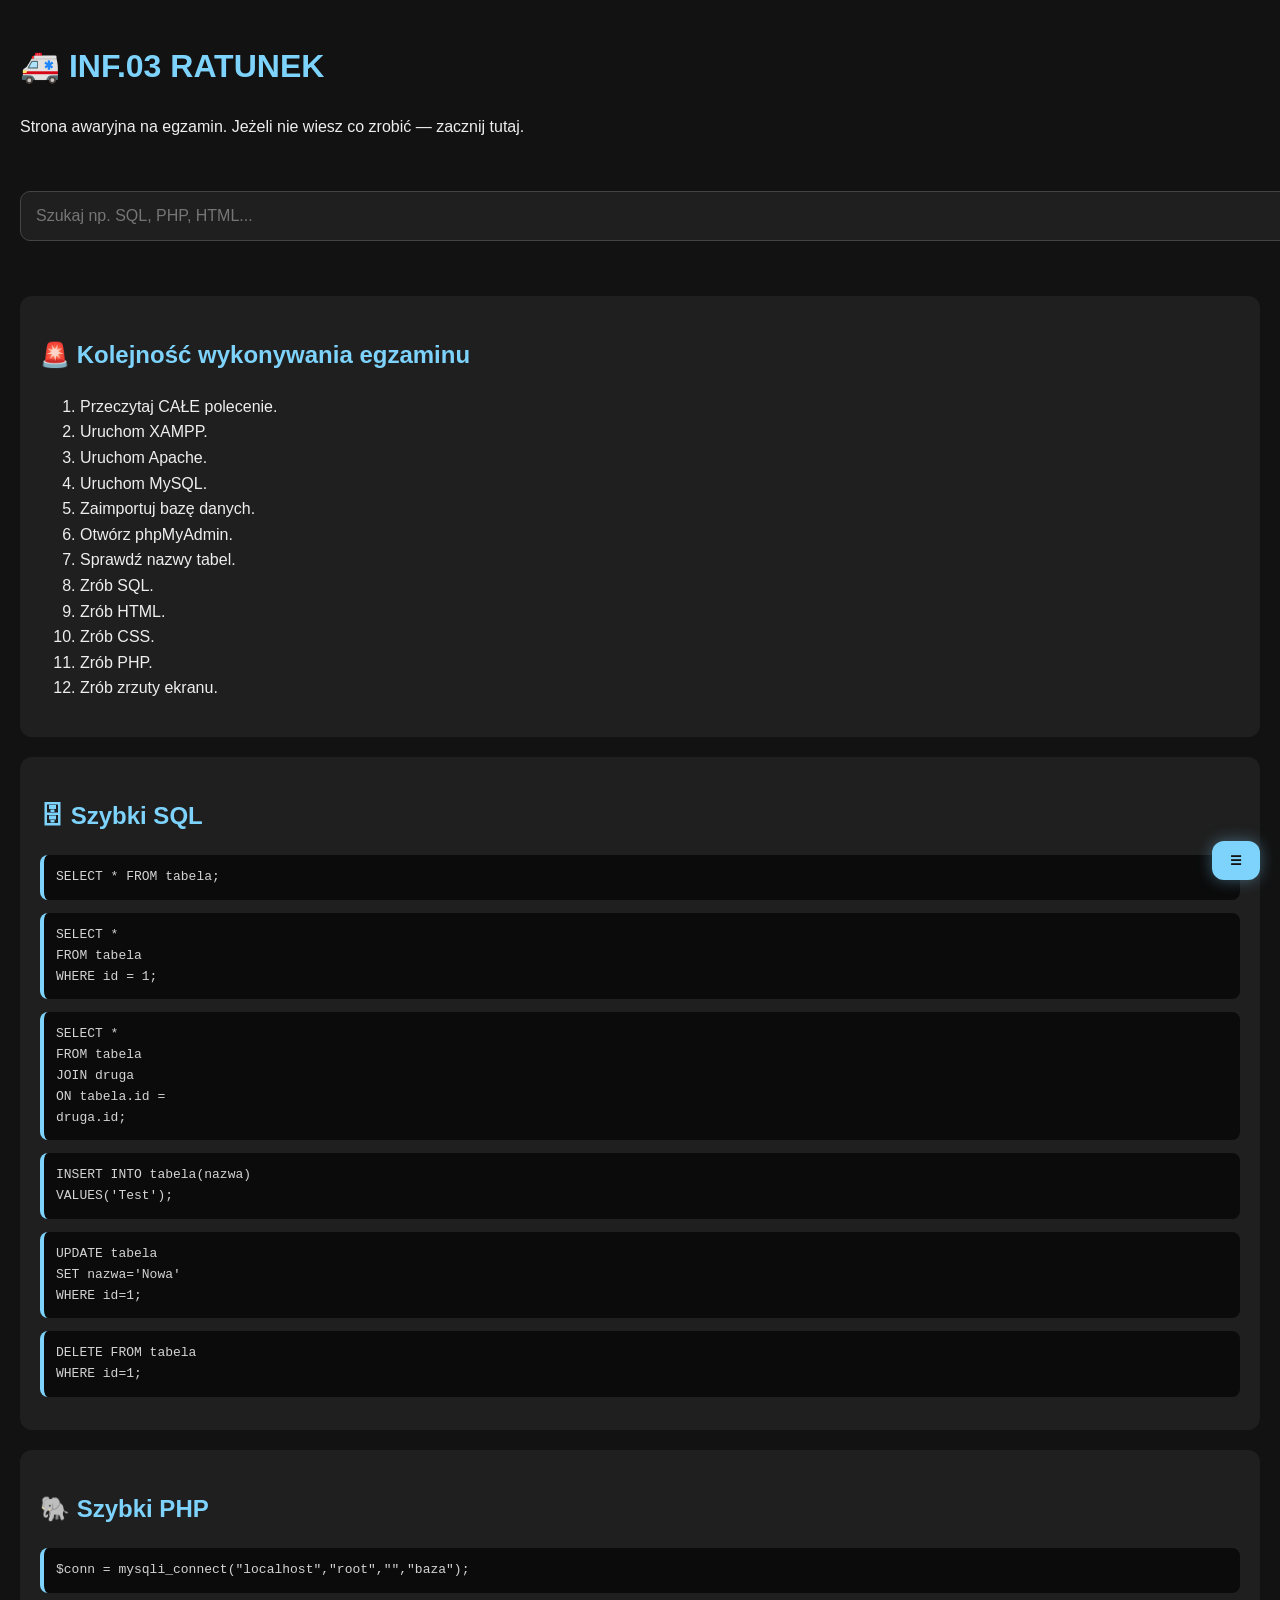
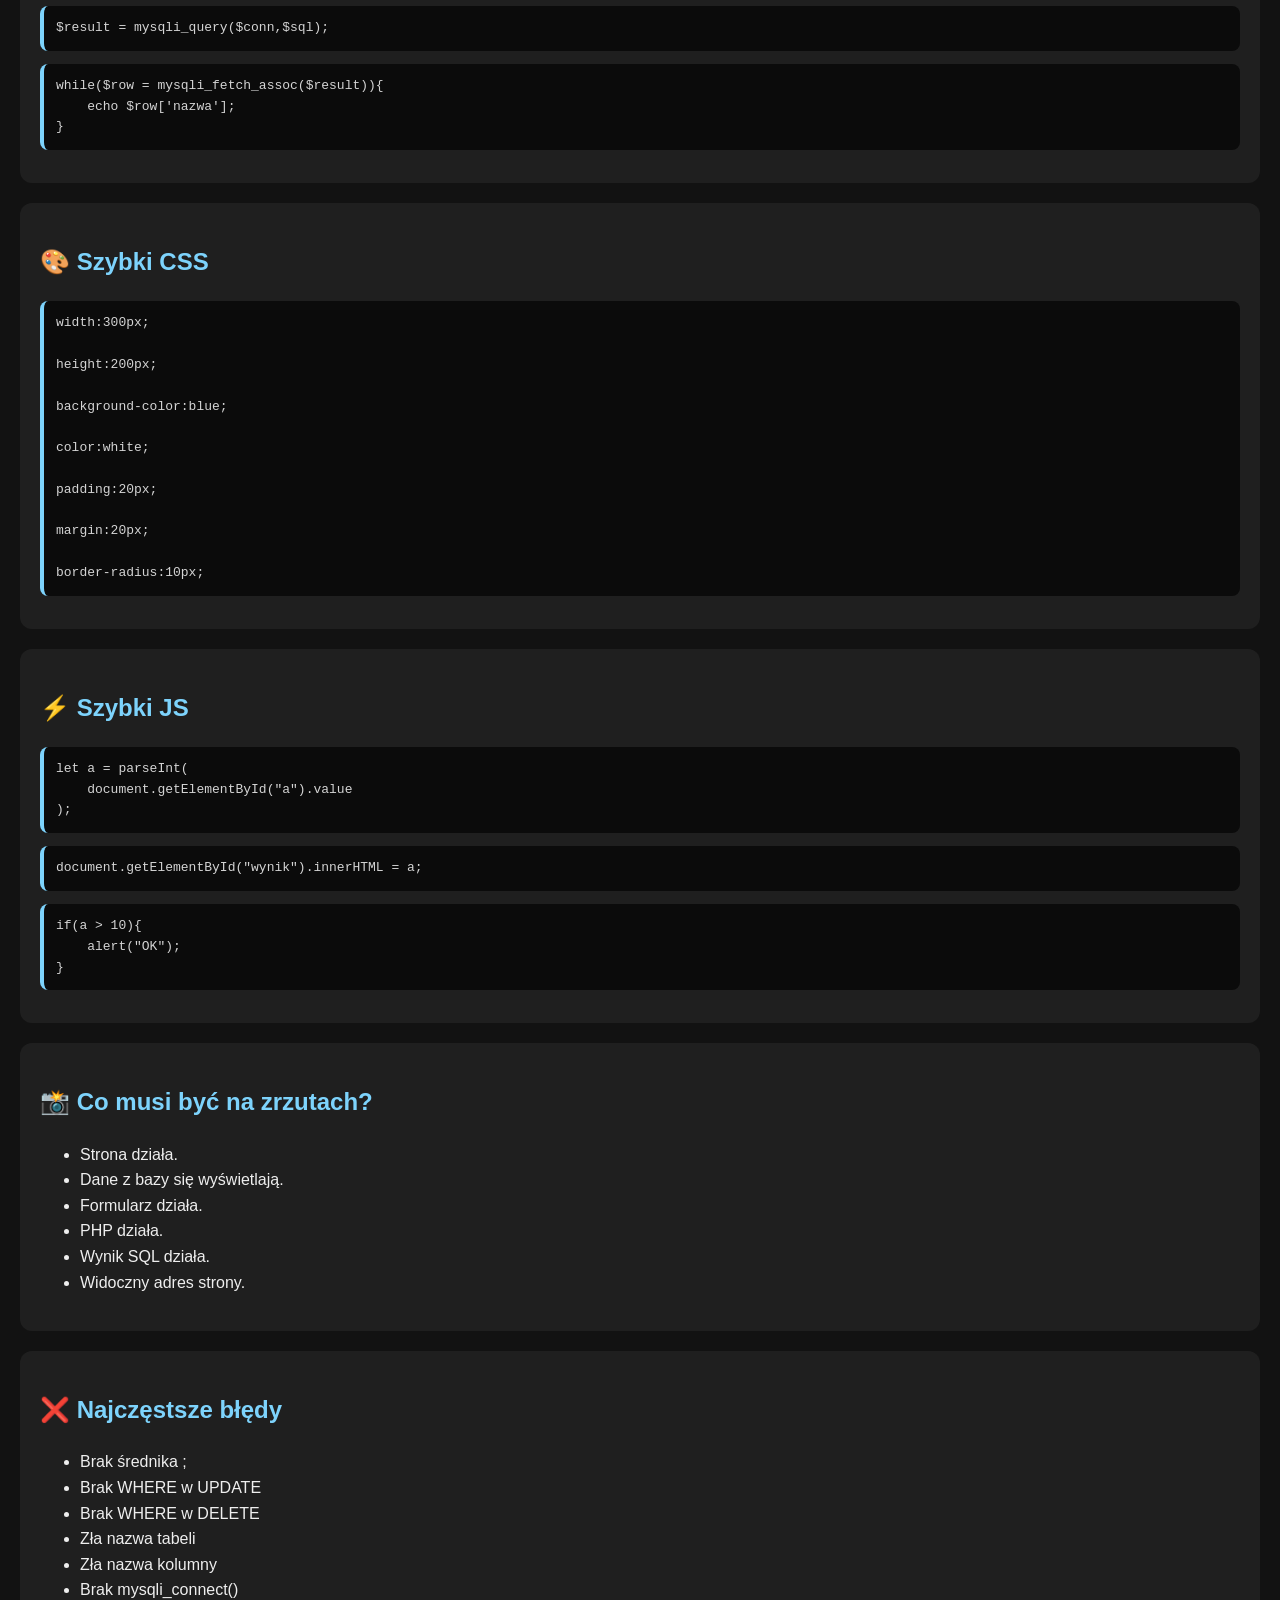
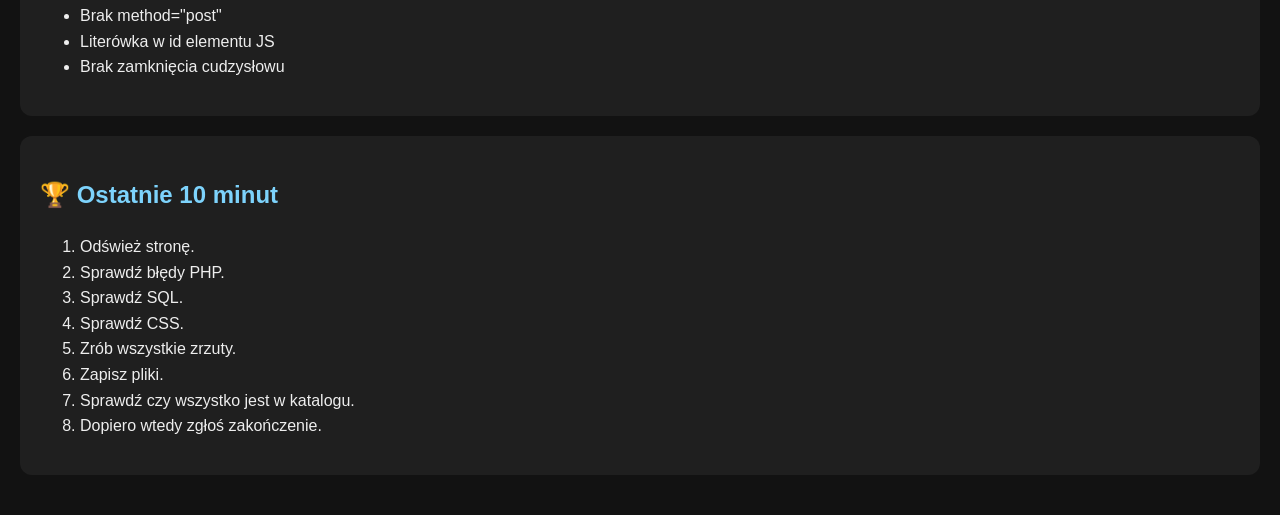
<file: ratunek/ratunek.html>
<!DOCTYPE html>
<html lang="pl">
<head>
<meta charset="UTF-8">
<title>INF.03 HUB - Ratunek</title>
<style>
body{font-family:Arial,sans-serif;background:#121212;color:#eee;max-width:1400px;margin:auto;padding:20px;line-height:1.6}
.section{background:#1f1f1f;padding:20px;margin:20px 0;border-radius:12px}
pre{
background:#0b0b0b;
border-left:4px solid #7dd3fc;
padding:12px;
border-radius:8px;
overflow:auto;
color:#d4d4d4;
}
h1,h2,h3{color:#7dd3fc}
.warning{background:#5a1d1d;padding:10px;border-radius:8px}
.info{background:#1d355a;padding:10px;border-radius:8px}
.search-box{
margin:20px 0;
}

#searchInput{
width:100%;
padding:15px;
font-size:16px;
background:#1f1f1f;
color:white;
border:1px solid #444;
border-radius:10px;
outline:none;
}

#searchInput:focus{
border-color:#7dd3fc;
box-shadow:0 0 10px rgba(125,211,252,.4);
}
.home-btn{
position:fixed;
bottom:20px;
right:20px;
background:#7dd3fc;
color:#121212;
text-decoration:none;
padding:12px 18px;
border-radius:12px;
font-weight:bold;
box-shadow:0 0 15px rgba(125,211,252,.4);
transition:.2s;
z-index:9999;
}

.home-btn:hover{
transform:scale(1.05);
background:#38bdf8;
}

.home-btn:active{
transform:scale(.95);
}
.top-btn{
position:fixed;
bottom:80px;
right:20px;
background:#22c55e;
color:white;
text-decoration:none;
padding:12px 18px;
border-radius:12px;
font-weight:bold;
z-index:9999;
}

.top-btn:hover{
background:#16a34a;
}

html{
scroll-behavior:smooth;
}
.search-wrapper{
position:sticky;
top:0;
z-index:1000;
background:#121212;
padding:15px 0;
}

.menu-btn:hover{
background:#38bdf8;
}

.menu-container{
position:fixed;
bottom:20px;
right:20px;
z-index:9999;
}

.menu-btn{
position:fixed;
bottom:20px;
right:20px;

background:#7dd3fc;
color:#121212;

border:none;
padding:12px 18px;

border-radius:12px;

font-weight:bold;

cursor:pointer;

z-index:10000;

box-shadow:0 0 15px rgba(125,211,252,.4);

transition:.2s;
}

.menu-btn:hover{
background:#38bdf8;
transform:scale(1.05);
}

.dropdown-menu{

position:absolute;

bottom:60px;
right:0;

width:240px;

background:#1f1f1f;

border-radius:12px;

overflow:hidden;

box-shadow:
0 0 20px rgba(0,0,0,.4);

opacity:0;
visibility:hidden;

transform:
translateY(20px)
scale(.95);

transition:.25s;
}

.dropdown-menu.show{

opacity:1;
visibility:visible;

transform:
translateY(0)
scale(1);
}

.dropdown-menu a{

display:block;

padding:14px;

text-decoration:none;

color:white;

border-bottom:
1px solid #333;

transition:.2s;
}

.dropdown-menu a:hover{

background:#2d3748;
padding-left:20px;

}

.dropdown-menu a:last-child{
border-bottom:none;
}
</style>
</head>
<body id="top">

<h1>🚑 INF.03 RATUNEK</h1>

<p>
Strona awaryjna na egzamin.
Jeżeli nie wiesz co zrobić — zacznij tutaj.
</p>

<div class="search-wrapper">

<div class="search-box">
<input
type="text"
id="searchInput"
placeholder="Szukaj np. SQL, PHP, HTML..."
>
</div>

</div>

<div class="section">

<h2>🚨 Kolejność wykonywania egzaminu</h2>

<ol>

<li>Przeczytaj CAŁE polecenie.</li>

<li>Uruchom XAMPP.</li>

<li>Uruchom Apache.</li>

<li>Uruchom MySQL.</li>

<li>Zaimportuj bazę danych.</li>

<li>Otwórz phpMyAdmin.</li>

<li>Sprawdź nazwy tabel.</li>

<li>Zrób SQL.</li>

<li>Zrób HTML.</li>

<li>Zrób CSS.</li>

<li>Zrób PHP.</li>

<li>Zrób zrzuty ekranu.</li>

</ol>

</div>

<div class="section">

<h2>🗄 Szybki SQL</h2>

<pre>
SELECT * FROM tabela;
</pre>

<pre>
SELECT *
FROM tabela
WHERE id = 1;
</pre>

<pre>
SELECT *
FROM tabela
JOIN druga
ON tabela.id =
druga.id;
</pre>

<pre>
INSERT INTO tabela(nazwa)
VALUES('Test');
</pre>

<pre>
UPDATE tabela
SET nazwa='Nowa'
WHERE id=1;
</pre>

<pre>
DELETE FROM tabela
WHERE id=1;
</pre>

</div>

<div class="section">

<h2>🐘 Szybki PHP</h2>

<pre>
$conn = mysqli_connect("localhost","root","","baza");
</pre>

<pre>
$result = mysqli_query($conn,$sql);
</pre>

<pre>
while($row = mysqli_fetch_assoc($result)){
    echo $row['nazwa'];
}
</pre>

</div>

<div class="section">

<h2>🎨 Szybki CSS</h2>

<pre>
width:300px;

height:200px;

background-color:blue;

color:white;

padding:20px;

margin:20px;

border-radius:10px;
</pre>

</div>

<div class="section">

<h2>⚡ Szybki JS</h2>

<pre>
let a = parseInt(
    document.getElementById("a").value
);
</pre>

<pre>
document.getElementById("wynik").innerHTML = a;
</pre>

<pre>
if(a > 10){
    alert("OK");
}
</pre>

</div>

<div class="section">

<h2>📸 Co musi być na zrzutach?</h2>

<ul>

<li>Strona działa.</li>

<li>Dane z bazy się wyświetlają.</li>

<li>Formularz działa.</li>

<li>PHP działa.</li>

<li>Wynik SQL działa.</li>

<li>Widoczny adres strony.</li>

</ul>

</div>

<div class="section">

<h2>❌ Najczęstsze błędy</h2>

<ul>

<li>Brak średnika ;</li>

<li>Brak WHERE w UPDATE</li>

<li>Brak WHERE w DELETE</li>

<li>Zła nazwa tabeli</li>

<li>Zła nazwa kolumny</li>

<li>Brak mysqli_connect()</li>

<li>Brak method="post"</li>

<li>Literówka w id elementu JS</li>

<li>Brak zamknięcia cudzysłowu</li>

</ul>

</div>

<div class="section">

<h2>🏆 Ostatnie 10 minut</h2>

<ol>

<li>Odśwież stronę.</li>

<li>Sprawdź błędy PHP.</li>

<li>Sprawdź SQL.</li>

<li>Sprawdź CSS.</li>

<li>Zrób wszystkie zrzuty.</li>

<li>Zapisz pliki.</li>

<li>Sprawdź czy wszystko jest w katalogu.</li>

<li>Dopiero wtedy zgłoś zakończenie.</li>

</ol>

</div>

<script>

const searchInput =
document.getElementById("searchInput");

searchInput.addEventListener(
"input",
function(){

const value =
this.value.toLowerCase();

const sections =
document.querySelectorAll(".section");

let found = 0;

sections.forEach(section=>{

const text =
section.innerText.toLowerCase();

if(text.includes(value)){

section.style.display="block";
found++;

}
else{

section.style.display="none";

}

});

resultsInfo.innerHTML =
"Znaleziono sekcji: " + found;

});

</script>

<div class="menu-container">

<button class="menu-btn" id="menuBtn">
☰
</button>

<div class="dropdown-menu" id="dropdownMenu">

<a href="../sql/sql.html">💾 SQL</a>

<a href="../php/php.html">🐘 PHP</a>

<a href="../html/html.html">🌐 HTML</a>

<a href="../css/css.html">🎨 CSS</a>

<a href="../js/js.html">⚡ JavaScript</a>

<a href="../ratunek/ratunek.html">
🚑 Ratunek
</a>

</div>

</div>
<script>

const menuBtn =
document.getElementById("menuBtn");

const dropdownMenu =
document.getElementById("dropdownMenu");

menuBtn.addEventListener(
"click",
function(){

dropdownMenu.classList.toggle(
"show"
);

});

document.addEventListener(
"click",
function(e){

if(
!menuBtn.contains(e.target)
&&
!dropdownMenu.contains(e.target)
){

dropdownMenu.classList.remove(
"show"
);

}

menuBtn.addEventListener(
"dblclick",
function(){

window.location.href =
"../index.html";

});

});

</script>
</body>
</html>
</file>
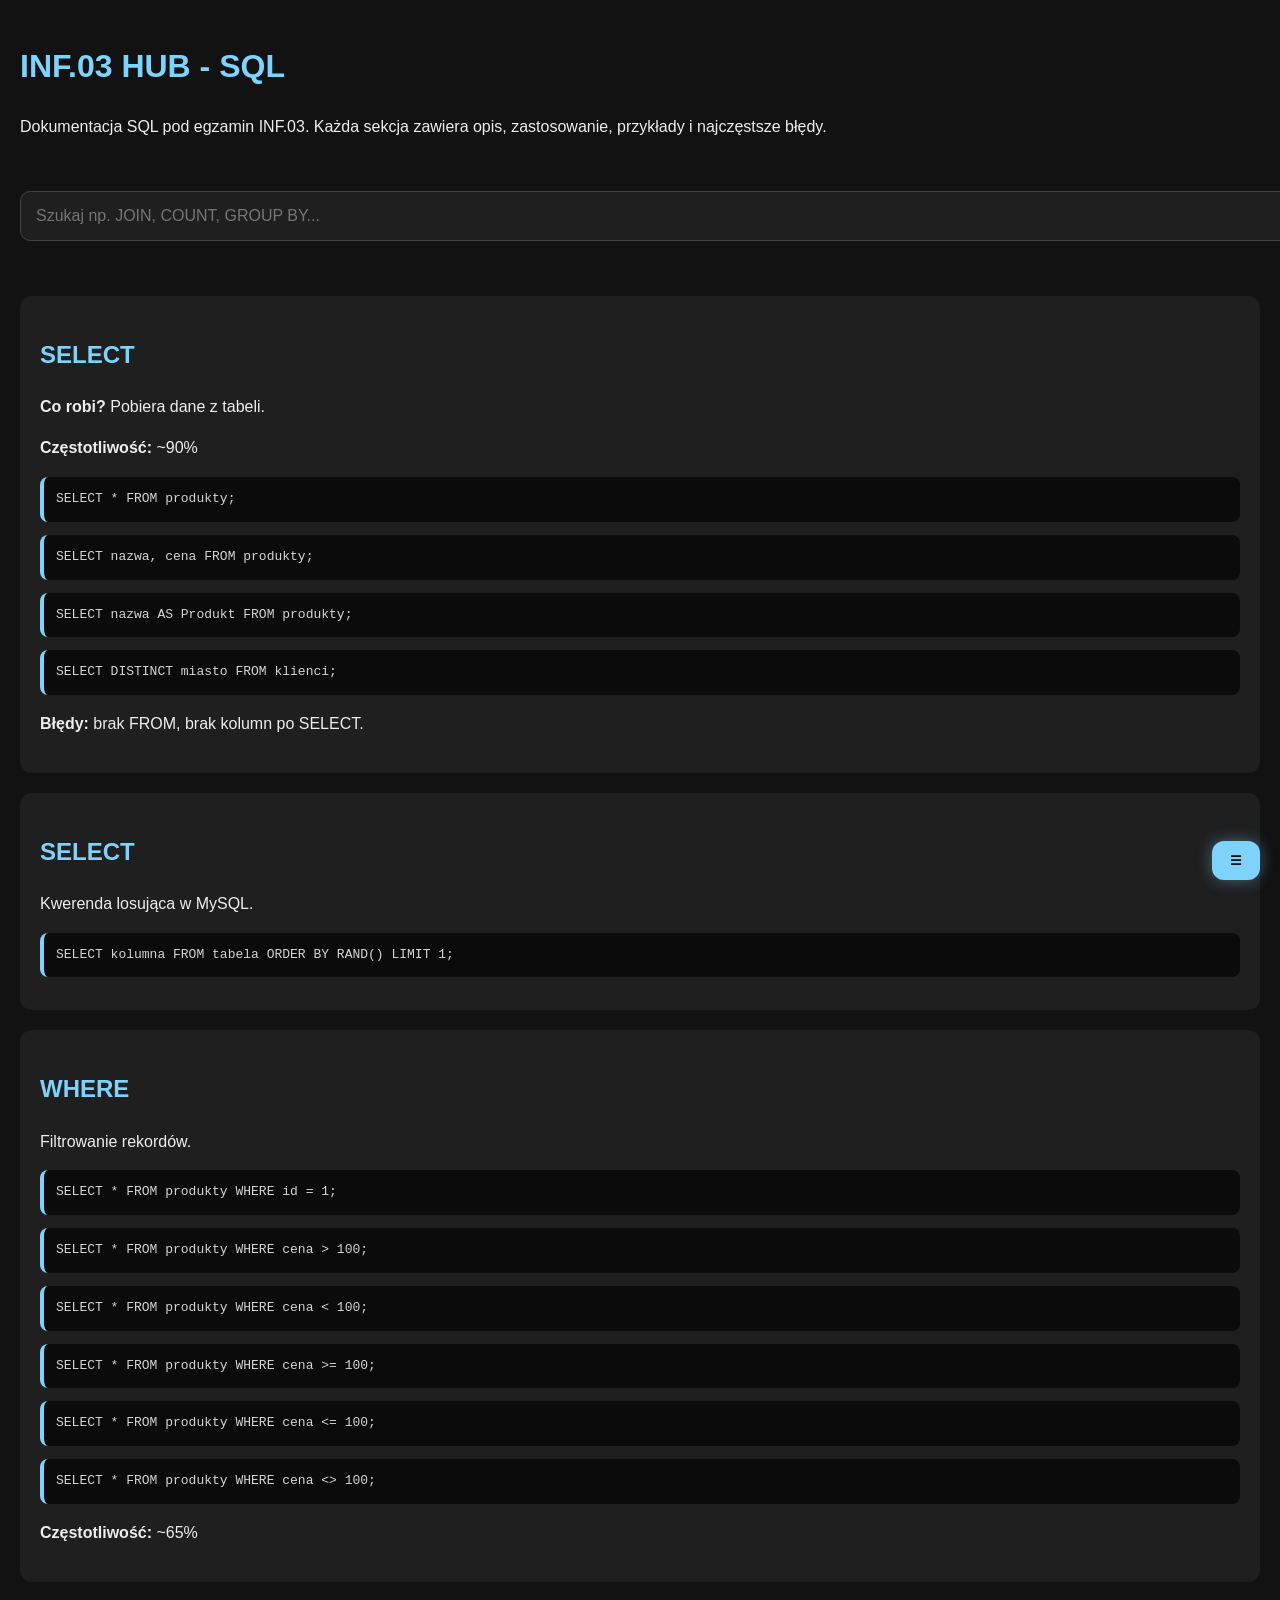
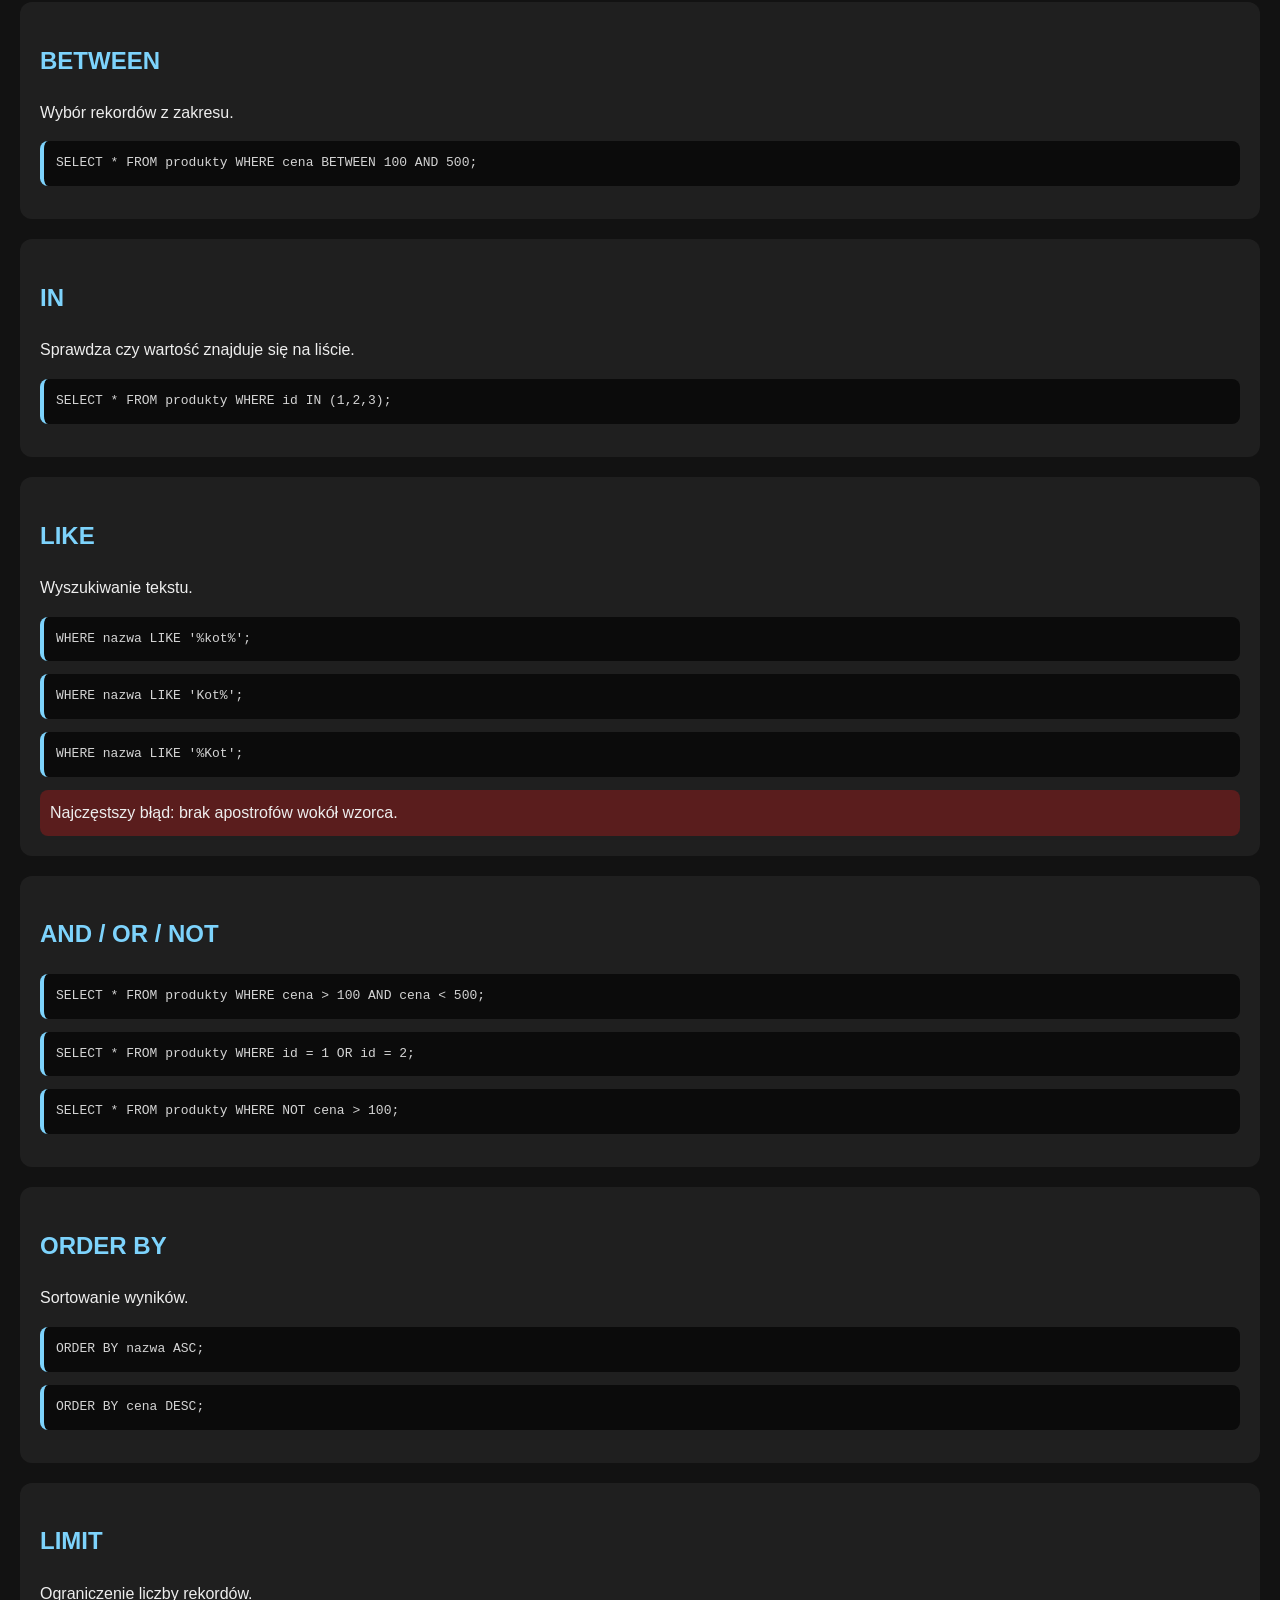
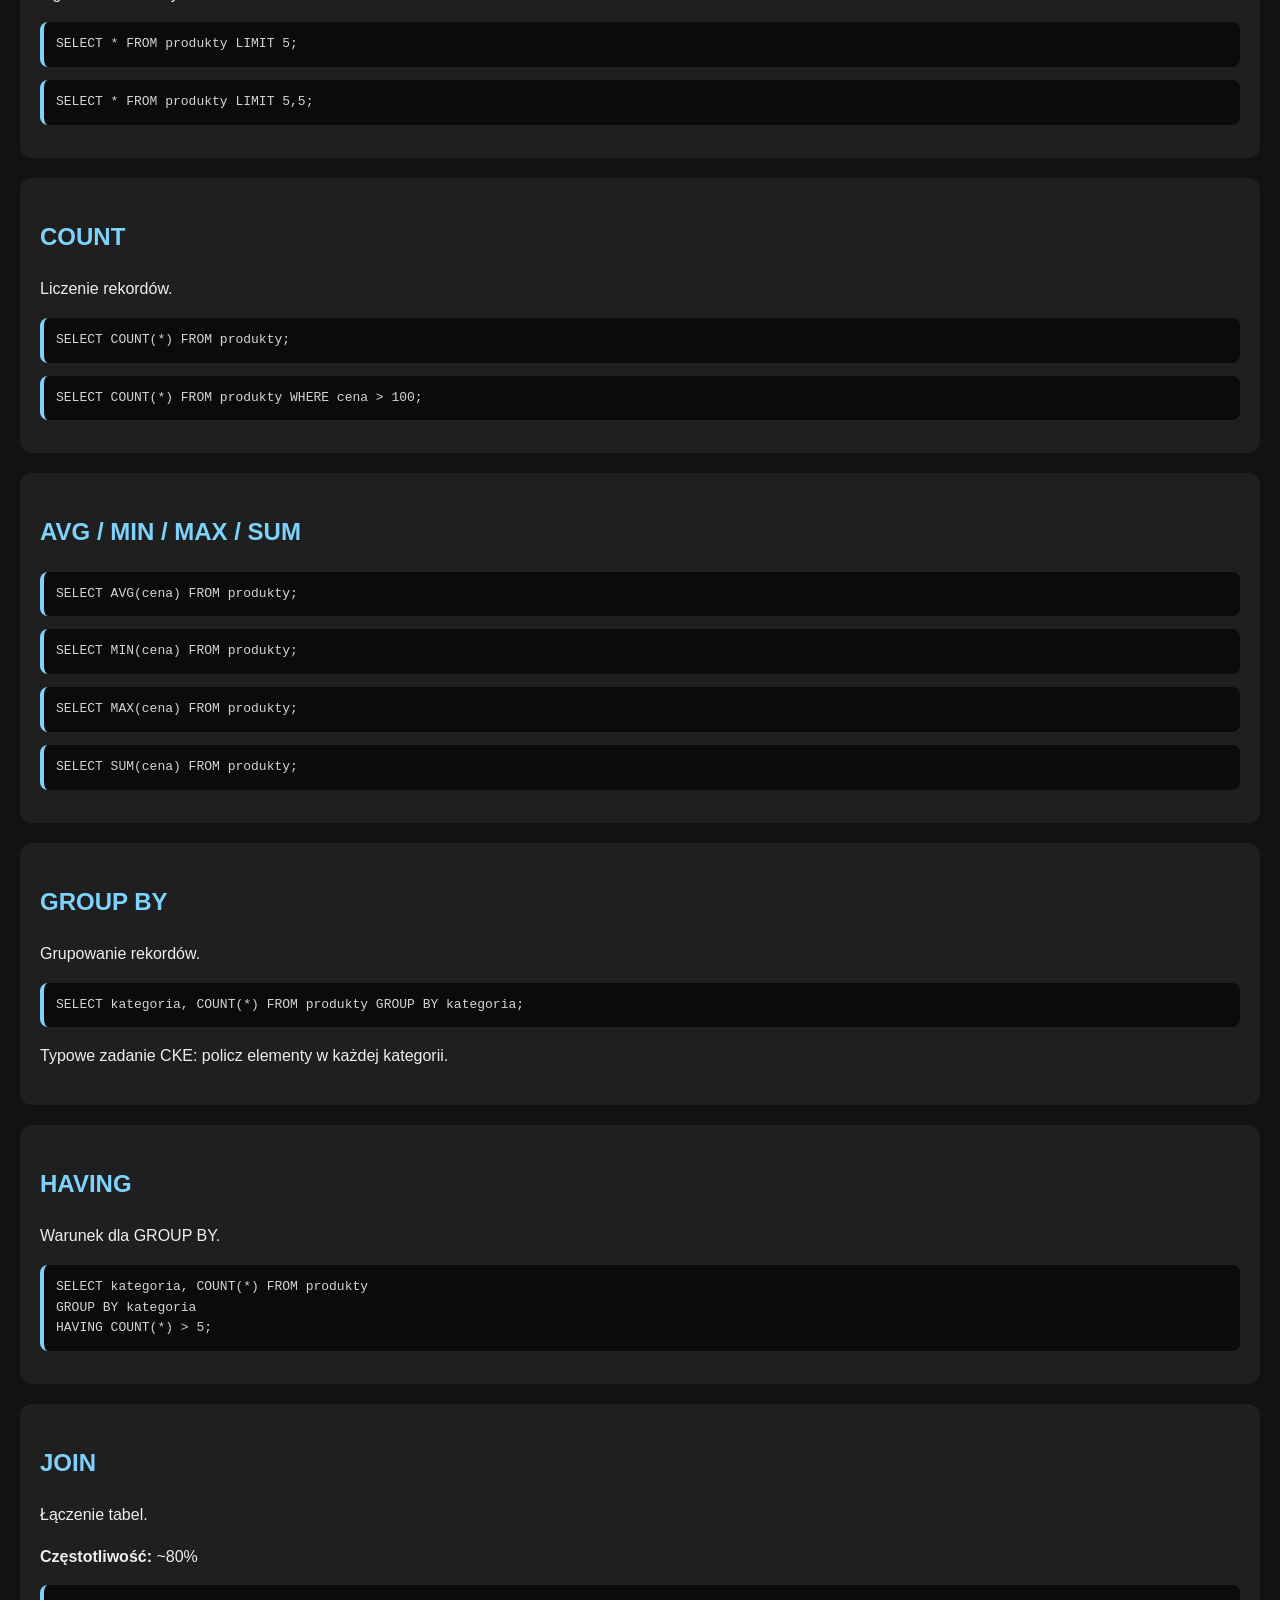
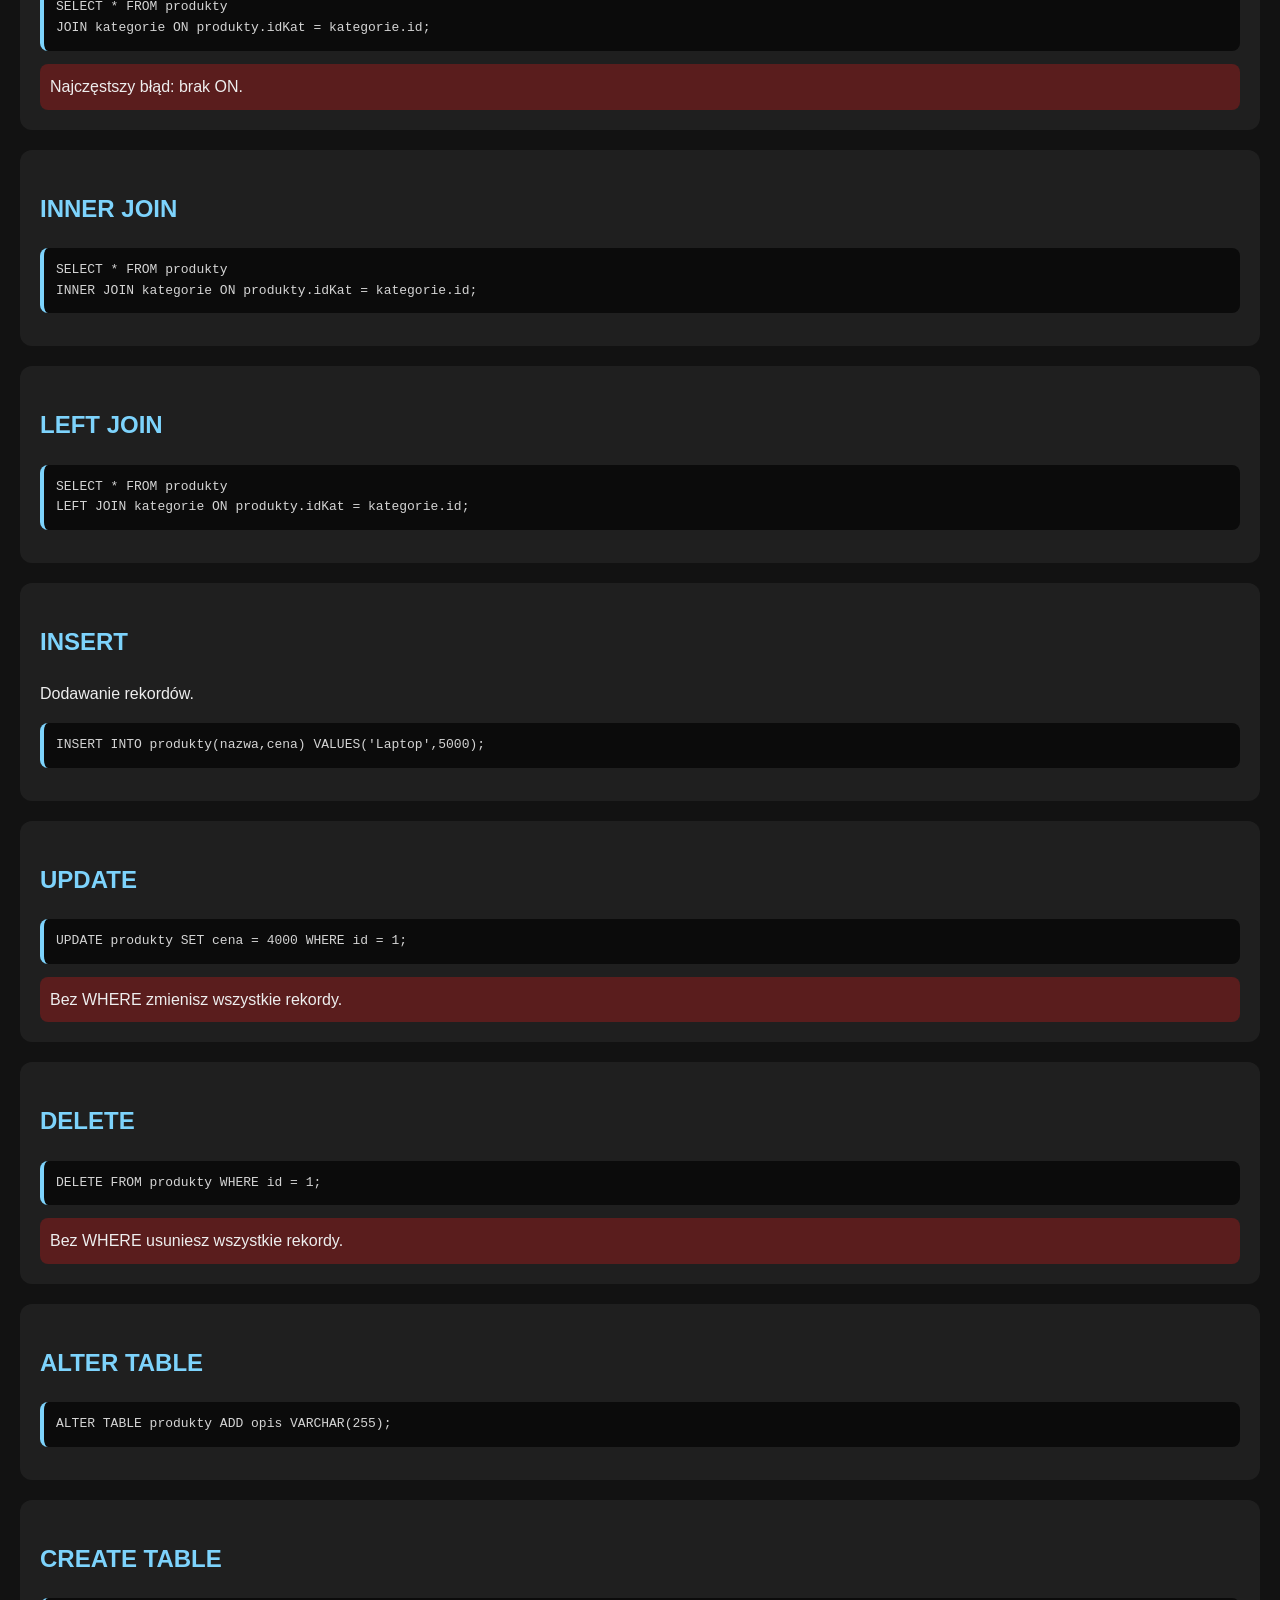
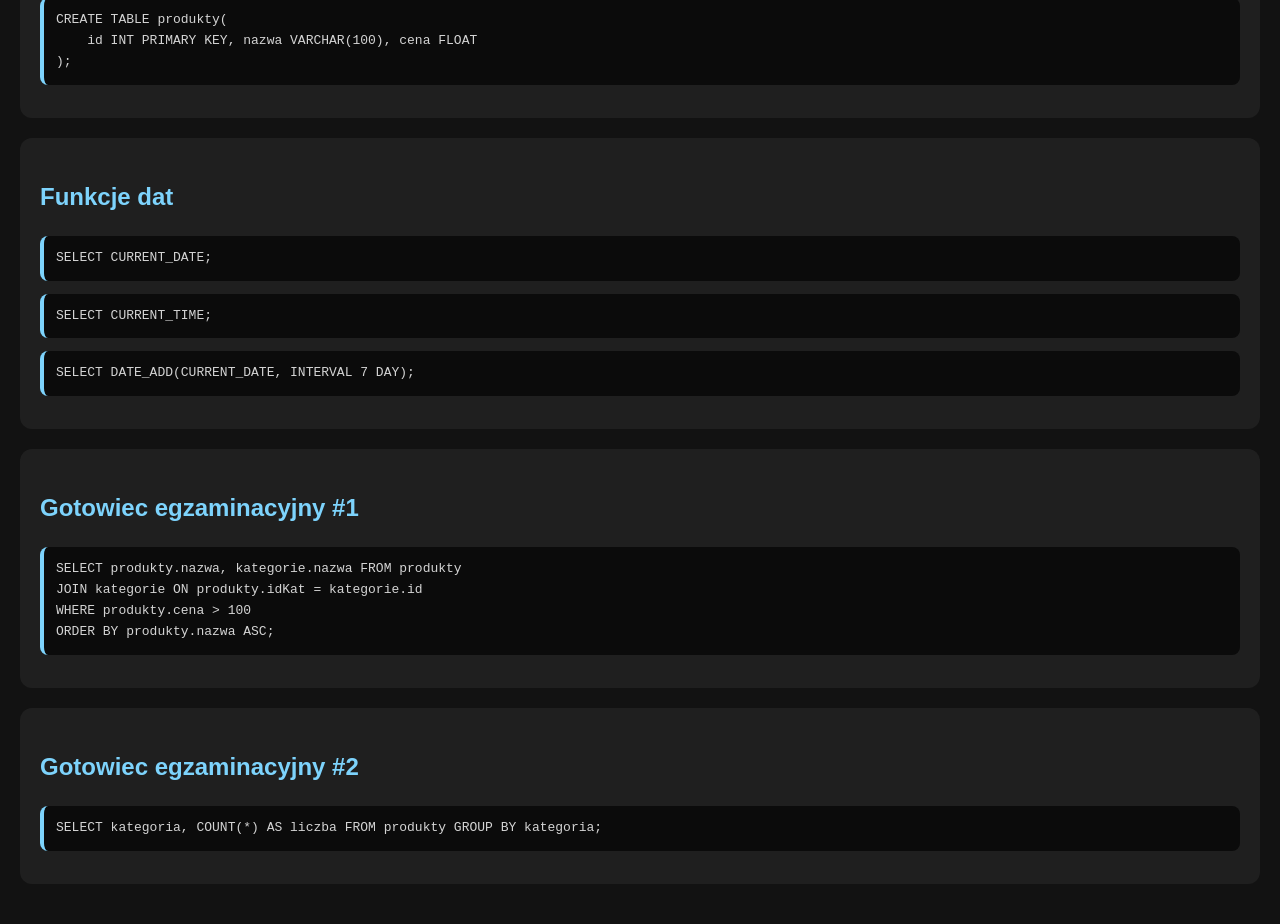
<file: sql/sql.html>
<!DOCTYPE html>
<html lang="pl">
<head>
<meta charset="UTF-8">
<title>INF.03 HUB - SQL</title>
<style>
body{font-family:Arial,sans-serif;background:#121212;color:#eee;max-width:1400px;margin:auto;padding:20px;line-height:1.6}
.section{background:#1f1f1f;padding:20px;margin:20px 0;border-radius:12px}
pre{
background:#0b0b0b;
border-left:4px solid #7dd3fc;
padding:12px;
border-radius:8px;
overflow:auto;
color:#d4d4d4;
}
h1,h2,h3{color:#7dd3fc}
.warning{background:#5a1d1d;padding:10px;border-radius:8px}
.info{background:#1d355a;padding:10px;border-radius:8px}
.search-box{
margin:20px 0;
}

#searchInput{
width:100%;
padding:15px;
font-size:16px;
background:#1f1f1f;
color:white;
border:1px solid #444;
border-radius:10px;
outline:none;
}

#searchInput:focus{
border-color:#7dd3fc;
box-shadow:0 0 10px rgba(125,211,252,.4);
}
.home-btn{
position:fixed;
bottom:20px;
right:20px;
background:#7dd3fc;
color:#121212;
text-decoration:none;
padding:12px 18px;
border-radius:12px;
font-weight:bold;
box-shadow:0 0 15px rgba(125,211,252,.4);
transition:.2s;
z-index:9999;
}

.home-btn:hover{
transform:scale(1.05);
background:#38bdf8;
}

.home-btn:active{
transform:scale(.95);
}
.top-btn{
position:fixed;
bottom:80px;
right:20px;
background:#22c55e;
color:white;
text-decoration:none;
padding:12px 18px;
border-radius:12px;
font-weight:bold;
z-index:9999;
}

.top-btn:hover{
background:#16a34a;
}

html{
scroll-behavior:smooth;
}
.search-wrapper{
position:sticky;
top:0;
z-index:1000;
background:#121212;
padding:15px 0;
}

.menu-btn:hover{
background:#38bdf8;
}

.menu-container{
position:fixed;
bottom:20px;
right:20px;
z-index:9999;
}

.menu-btn{
position:fixed;
bottom:20px;
right:20px;

background:#7dd3fc;
color:#121212;

border:none;
padding:12px 18px;

border-radius:12px;

font-weight:bold;

cursor:pointer;

z-index:10000;

box-shadow:0 0 15px rgba(125,211,252,.4);

transition:.2s;
}

.menu-btn:hover{
background:#38bdf8;
transform:scale(1.05);
}

.dropdown-menu{

position:absolute;

bottom:60px;
right:0;

width:240px;

background:#1f1f1f;

border-radius:12px;

overflow:hidden;

box-shadow:
0 0 20px rgba(0,0,0,.4);

opacity:0;
visibility:hidden;

transform:
translateY(20px)
scale(.95);

transition:.25s;
}

.dropdown-menu.show{

opacity:1;
visibility:visible;

transform:
translateY(0)
scale(1);
}

.dropdown-menu a{

display:block;

padding:14px;

text-decoration:none;

color:white;

border-bottom:
1px solid #333;

transition:.2s;
}

.dropdown-menu a:hover{

background:#2d3748;
padding-left:20px;

}

.dropdown-menu a:last-child{
border-bottom:none;
}
</style>
</head>
<body id="top">

<h1>INF.03 HUB - SQL</h1>
<p>Dokumentacja SQL pod egzamin INF.03. Każda sekcja zawiera opis, zastosowanie, przykłady i najczęstsze błędy.</p>

<div class="search-wrapper">

<div class="search-box">
<input
type="text"
id="searchInput"
placeholder="Szukaj np. JOIN, COUNT, GROUP BY..."
>
</div>

</div>

<div class="section">
<h2>SELECT</h2>
<p><b>Co robi?</b> Pobiera dane z tabeli.</p>
<p><b>Częstotliwość:</b> ~90%</p>
<pre>SELECT * FROM produkty; </pre>
<pre>SELECT nazwa, cena FROM produkty;</pre>
<pre>SELECT nazwa AS Produkt FROM produkty;</pre>
<pre>SELECT DISTINCT miasto FROM klienci;</pre>
<p><b>Błędy:</b> brak FROM, brak kolumn po SELECT.</p>
</div>

<div class="section">
<h2>SELECT</h2>
<p>Kwerenda losująca w MySQL.</p>
<pre>SELECT kolumna FROM tabela ORDER BY RAND() LIMIT 1;</pre>
</div>

<div class="section">
<h2>WHERE</h2>
<p>Filtrowanie rekordów.</p>
<pre>SELECT * FROM produkty WHERE id = 1;</pre>
<pre>SELECT * FROM produkty WHERE cena > 100;</pre>
<pre>SELECT * FROM produkty WHERE cena < 100;</pre>
<pre>SELECT * FROM produkty WHERE cena >= 100;</pre>
<pre>SELECT * FROM produkty WHERE cena <= 100;</pre>
<pre>SELECT * FROM produkty WHERE cena <> 100;</pre>
<p><b>Częstotliwość:</b> ~65%</p>
</div>

<div class="section">
<h2>BETWEEN</h2>
<p>Wybór rekordów z zakresu.</p>
<pre>SELECT * FROM produkty WHERE cena BETWEEN 100 AND 500;</pre>
</div>

<div class="section">
<h2>IN</h2>
<p>Sprawdza czy wartość znajduje się na liście.</p>
<pre>SELECT * FROM produkty WHERE id IN (1,2,3);</pre>
</div>

<div class="section">
<h2>LIKE</h2>
<p>Wyszukiwanie tekstu.</p>
<pre>WHERE nazwa LIKE '%kot%';</pre>
<pre>WHERE nazwa LIKE 'Kot%';</pre>
<pre>WHERE nazwa LIKE '%Kot';</pre>
<div class="warning">Najczęstszy błąd: brak apostrofów wokół wzorca.</div>
</div>

<div class="section">
<h2>AND / OR / NOT</h2>
<pre>SELECT * FROM produkty WHERE cena > 100 AND cena < 500;</pre>
<pre>SELECT * FROM produkty WHERE id = 1 OR id = 2;</pre>
<pre>SELECT * FROM produkty WHERE NOT cena > 100;</pre>
</div>

<div class="section">
<h2>ORDER BY</h2>
<p>Sortowanie wyników.</p>
<pre>ORDER BY nazwa ASC;</pre>
<pre>ORDER BY cena DESC;</pre>
</div>

<div class="section">
<h2>LIMIT</h2>
<p>Ograniczenie liczby rekordów.</p>
<pre>SELECT * FROM produkty LIMIT 5;</pre>
<pre>SELECT * FROM produkty LIMIT 5,5;</pre>
</div>

<div class="section">
<h2>COUNT</h2>
<p>Liczenie rekordów.</p>
<pre>SELECT COUNT(*) FROM produkty;</pre>
<pre>SELECT COUNT(*) FROM produkty WHERE cena > 100;</pre>
</div>

<div class="section">
<h2>AVG / MIN / MAX / SUM</h2>
<pre>SELECT AVG(cena) FROM produkty;</pre>
<pre>SELECT MIN(cena) FROM produkty;</pre>
<pre>SELECT MAX(cena) FROM produkty;</pre>
<pre>SELECT SUM(cena) FROM produkty;</pre>
</div>

<div class="section">
<h2>GROUP BY</h2>
<p>Grupowanie rekordów.</p>
<pre>SELECT kategoria, COUNT(*) FROM produkty GROUP BY kategoria;</pre>
<p>Typowe zadanie CKE: policz elementy w każdej kategorii.</p>
</div>

<div class="section">
<h2>HAVING</h2>
<p>Warunek dla GROUP BY.</p>
<pre>SELECT kategoria, COUNT(*) FROM produkty
GROUP BY kategoria
HAVING COUNT(*) > 5;</pre>
</div>

<div class="section">
<h2>JOIN</h2>
<p>Łączenie tabel.</p>
<p><b>Częstotliwość:</b> ~80%</p>
<pre>SELECT * FROM produkty
JOIN kategorie ON produkty.idKat = kategorie.id;</pre>
<div class="warning">Najczęstszy błąd: brak ON.</div>
</div>

<div class="section">
<h2>INNER JOIN</h2>
<pre>SELECT * FROM produkty
INNER JOIN kategorie ON produkty.idKat = kategorie.id;</pre>
</div>

<div class="section">
<h2>LEFT JOIN</h2>
<pre>SELECT * FROM produkty
LEFT JOIN kategorie ON produkty.idKat = kategorie.id;</pre>
</div>

<div class="section">
<h2>INSERT</h2>
<p>Dodawanie rekordów.</p>
<pre>INSERT INTO produkty(nazwa,cena) VALUES('Laptop',5000);</pre>
</div>

<div class="section">
<h2>UPDATE</h2>
<pre>UPDATE produkty SET cena = 4000 WHERE id = 1;</pre>
<div class="warning">Bez WHERE zmienisz wszystkie rekordy.</div>
</div>

<div class="section">
<h2>DELETE</h2>
<pre>DELETE FROM produkty WHERE id = 1;</pre>
<div class="warning">Bez WHERE usuniesz wszystkie rekordy.</div>
</div>

<div class="section">
<h2>ALTER TABLE</h2>
<pre>ALTER TABLE produkty ADD opis VARCHAR(255);</pre>
</div>

<div class="section">
<h2>CREATE TABLE</h2>
<pre>CREATE TABLE produkty( 
    id INT PRIMARY KEY, nazwa VARCHAR(100), cena FLOAT
);</pre>
</div>

<div class="section">
<h2>Funkcje dat</h2>
<pre>SELECT CURRENT_DATE;</pre>
<pre>SELECT CURRENT_TIME;</pre>
<pre>SELECT DATE_ADD(CURRENT_DATE, INTERVAL 7 DAY);</pre>
</div>

<div class="section">
<h2>Gotowiec egzaminacyjny #1</h2>
<pre>SELECT produkty.nazwa, kategorie.nazwa FROM produkty
JOIN kategorie ON produkty.idKat = kategorie.id
WHERE produkty.cena > 100
ORDER BY produkty.nazwa ASC;</pre>
</div>

<div class="section">
<h2>Gotowiec egzaminacyjny #2</h2>
<pre>SELECT kategoria, COUNT(*) AS liczba FROM produkty GROUP BY kategoria;</pre>
</div>
<script>

const searchInput =
document.getElementById("searchInput");

searchInput.addEventListener(
"input",
function(){

const value =
this.value.toLowerCase();

const sections =
document.querySelectorAll(".section");

let found = 0;

sections.forEach(section=>{

const text =
section.innerText.toLowerCase();

if(text.includes(value)){

section.style.display="block";
found++;

}
else{

section.style.display="none";

}

});

resultsInfo.innerHTML =
"Znaleziono sekcji: " + found;

});

</script>

<div class="menu-container">

<button class="menu-btn" id="menuBtn">
☰
</button>

<div class="dropdown-menu" id="dropdownMenu">

<a href="../sql/sql.html">💾 SQL</a>

<a href="../php/php.html">🐘 PHP</a>

<a href="../html/html.html">🌐 HTML</a>

<a href="../css/css.html">🎨 CSS</a>

<a href="../js/js.html">⚡ JavaScript</a>

<a href="../ratunek/ratunek.html">
🚑 Ratunek
</a>

</div>

</div>
<script>

const menuBtn =
document.getElementById("menuBtn");

const dropdownMenu =
document.getElementById("dropdownMenu");

menuBtn.addEventListener(
"click",
function(){

dropdownMenu.classList.toggle(
"show"
);

});

document.addEventListener(
"click",
function(e){

if(
!menuBtn.contains(e.target)
&&
!dropdownMenu.contains(e.target)
){

dropdownMenu.classList.remove(
"show"
);

}

menuBtn.addEventListener(
"dblclick",
function(){

window.location.href =
"../index.html";

});

});

</script>
</body>
</html>
</file>
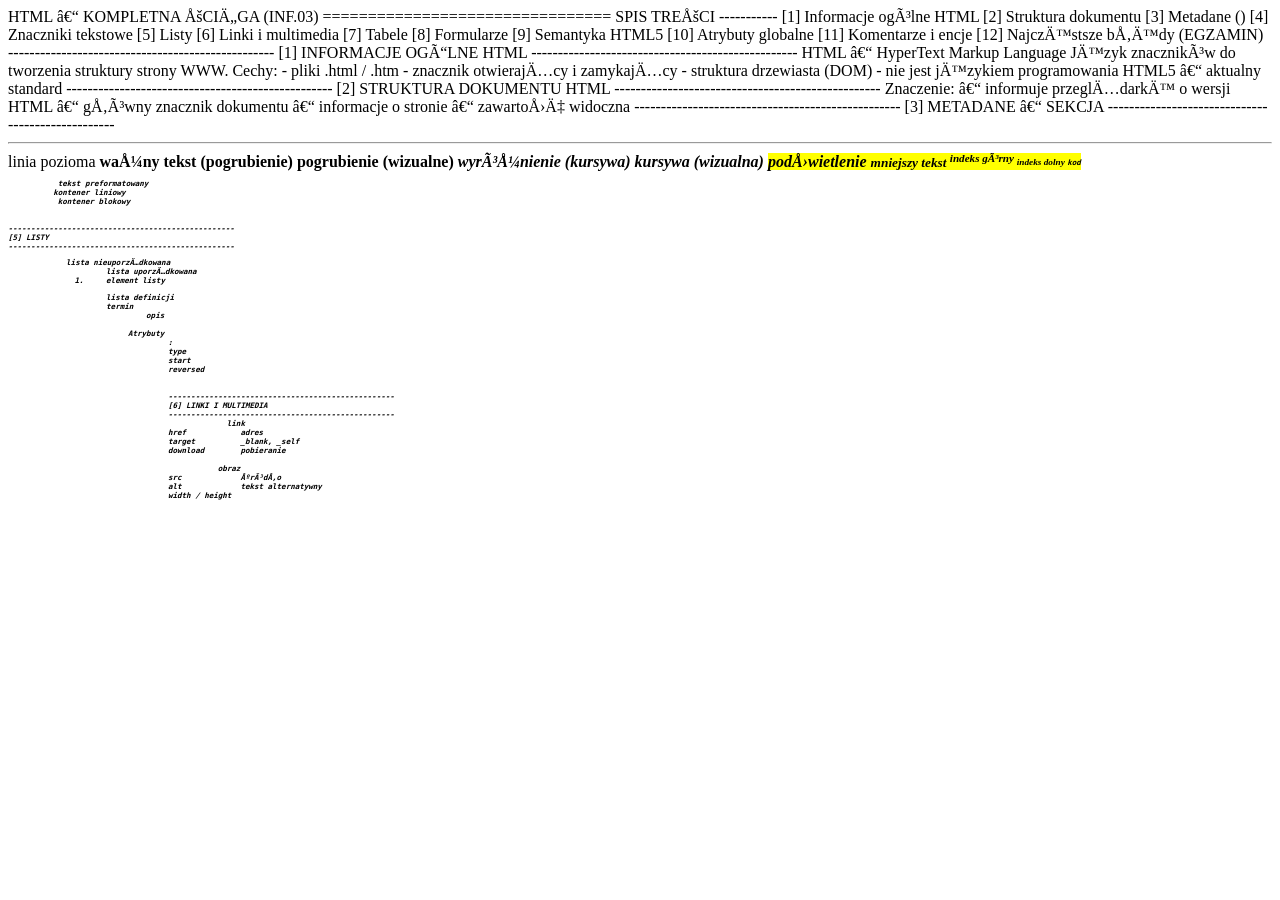
<file: gotowce - ft. wakx/dane/html.html>
HTML – KOMPLETNA ŚCIĄGA (INF.03)
================================

SPIS TREŚCI
-----------
[1] Informacje ogólne HTML
[2] Struktura dokumentu
[3] Metadane (<head>)
[4] Znaczniki tekstowe
[5] Listy
[6] Linki i multimedia
[7] Tabele
[8] Formularze
[9] Semantyka HTML5
[10] Atrybuty globalne
[11] Komentarze i encje
[12] Najczęstsze błędy (EGZAMIN)


--------------------------------------------------
[1] INFORMACJE OGÓLNE HTML
--------------------------------------------------
HTML – HyperText Markup Language  
Język znaczników do tworzenia struktury strony WWW.

Cechy:
- pliki .html / .htm
- znacznik otwierający i zamykający
- struktura drzewiasta (DOM)
- nie jest językiem programowania

HTML5 – aktualny standard


--------------------------------------------------
[2] STRUKTURA DOKUMENTU HTML
--------------------------------------------------
<!DOCTYPE html>
<html lang="pl">
<head>
</head>
<body>
</body>
</html>

Znaczenie:
<!DOCTYPE html>  – informuje przeglądarkę o wersji HTML  
<html>           – główny znacznik dokumentu  
<head>           – informacje o stronie  
<body>           – zawartość widoczna  


--------------------------------------------------
[3] METADANE – SEKCJA
--------------------------------------------------
<head>
<meta charset="UTF-8">
<meta name="description">

<hr>            linia pozioma

<strong>        ważny tekst (pogrubienie)
<b>             pogrubienie (wizualne)
<em>            wyróżnienie (kursywa)
<i>             kursywa (wizualna)

<mark>          podświetlenie
<small>         mniejszy tekst
<sup>           indeks górny
<sub>           indeks dolny
<code>          kod
<pre>           tekst preformatowany
<span>          kontener liniowy
<div>           kontener blokowy


--------------------------------------------------
[5] LISTY
--------------------------------------------------
<ul>    lista nieuporządkowana
<ol>    lista uporządkowana
<li>    element listy
<dl>    lista definicji
<dt>    termin
<dd>    opis

Atrybuty <ol>:
type
start
reversed


--------------------------------------------------
[6] LINKI I MULTIMEDIA
--------------------------------------------------
<a>             link
href            adres
target          _blank, _self
download        pobieranie

<img>           obraz
src             źródło
alt             tekst alternatywny
width / height

<audio>
<video>
<source>
controls
autoplay
loop
muted


--------------------------------------------------
[7] TABELE
--------------------------------------------------
<table>         tabela
<tr>            wiersz
<td>            komórka
<th>            nagłówek
<caption>       tytuł tabeli
<thead>
<tbody>
<tfoot>

Atrybuty:
colspan
rowspan
border (stary)


--------------------------------------------------
[8] FORMULARZE
--------------------------------------------------
<form>
action
method (GET / POST)

<input>:
type:
text
password
email
number
date
radio
checkbox
submit
reset
file
hidden

Atrybuty:
name
value
placeholder
required
readonly
disabled
checked

Inne:
<label>
<textarea>
<select>
<option>
<button>


--------------------------------------------------
[9] SEMANTYKA HTML5
--------------------------------------------------
<header>        nagłówek
<nav>           nawigacja
<main>          główna treść
<section>       sekcja
<article>       artykuł
<aside>         panel boczny
<footer>        stopka

Cel:
- lepsze SEO
- czytelność kodu
- dostępność


--------------------------------------------------
[10] ATRYBUTY GLOBALNE
--------------------------------------------------
id
class
style
title
lang
hidden
tabindex
contenteditable
draggable
data-*


--------------------------------------------------
[11] KOMENTARZE I ENCJE
--------------------------------------------------
Komentarz:

--------------------------------------------------
[12] NAJCZĘSTSZE BŁĘDY (INF.03)
--------------------------------------------------
✘ brak <!DOCTYPE html>
✘ brak lang="pl"
✘ brak charset UTF-8
✘ zła struktura <head>/<body>
✘ złe zagnieżdżenia znaczników
✘ brak alt w <img>
✘ zły method w <form>
✘ literówki w nazwach znaczników

KONIEC – HTML (INF.03)
</file>
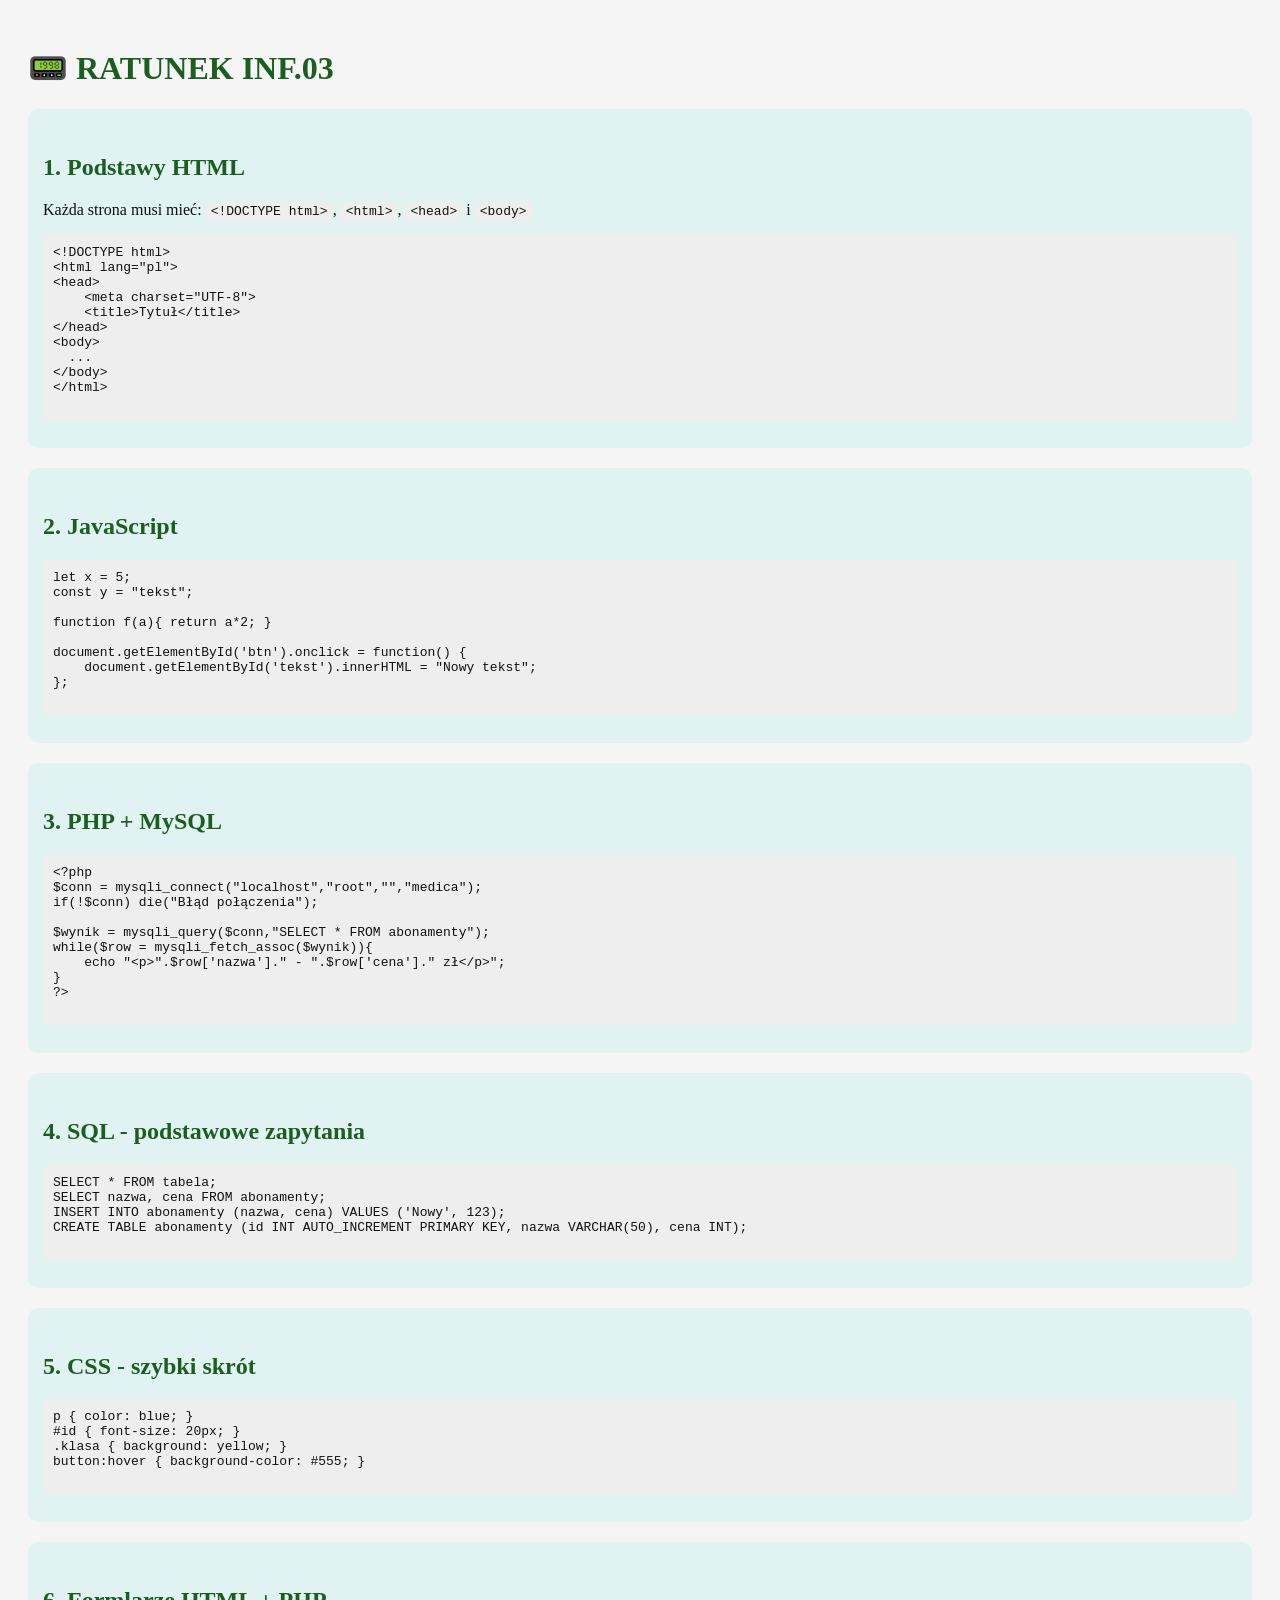
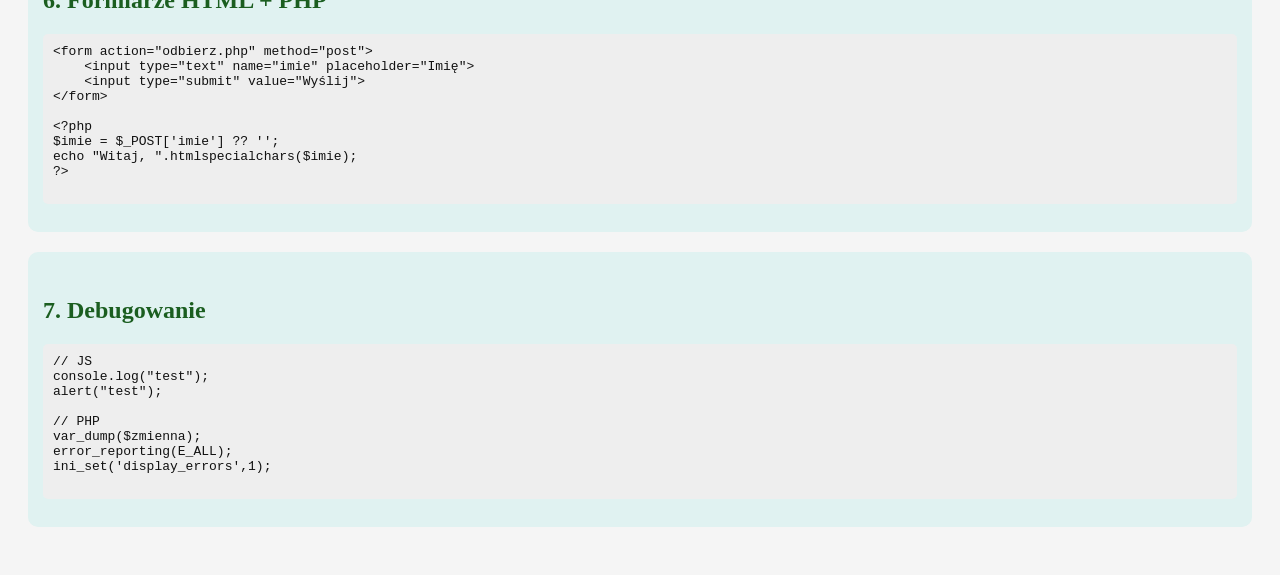
<file: gotowce - ft. wakx/dane/ratunek.html>
<!DOCTYPE html>
<html lang="pl">
<head>
    <meta charset="UTF-8">
    <title>RATUNEK INF.03</title>
    <style>
        body { font-family: Georgia, serif; background-color: #f5f5f5; color: #111; padding: 20px; }
        h1, h2 { color: #1B5E20; }
        h2 { margin-top: 30px; }
        section { background-color: #e0f2f1; padding: 15px; margin-bottom: 20px; border-radius: 10px; }
        code { background-color: #eee; padding: 2px 5px; border-radius: 3px; font-family: monospace; }
        pre { background-color: #eee; padding: 10px; border-radius: 5px; overflow-x: auto; }
    </style>
</head>
<body>

<h1>📟 RATUNEK INF.03</h1>

<section>
    <h2>1. Podstawy HTML</h2>
    <p>Każda strona musi mieć: <code>&lt;!DOCTYPE html&gt;</code>, <code>&lt;html&gt;</code>, <code>&lt;head&gt;</code> i <code>&lt;body&gt;</code></p>
    <pre>
&lt;!DOCTYPE html&gt;
&lt;html lang="pl"&gt;
&lt;head&gt;
    &lt;meta charset="UTF-8"&gt;
    &lt;title&gt;Tytuł&lt;/title&gt;
&lt;/head&gt;
&lt;body&gt;
  ...
&lt;/body&gt;
&lt;/html&gt;
    </pre>
</section>

<section>
    <h2>2. JavaScript</h2>
    <pre>
let x = 5;
const y = "tekst";

function f(a){ return a*2; }

document.getElementById('btn').onclick = function() {
    document.getElementById('tekst').innerHTML = "Nowy tekst";
};
    </pre>
</section>

<section>
    <h2>3. PHP + MySQL</h2>
    <pre>
&lt;?php
$conn = mysqli_connect("localhost","root","","medica");
if(!$conn) die("Błąd połączenia");

$wynik = mysqli_query($conn,"SELECT * FROM abonamenty");
while($row = mysqli_fetch_assoc($wynik)){
    echo "&lt;p&gt;".$row['nazwa']." - ".$row['cena']." zł&lt;/p&gt;";
}
?&gt;
    </pre>
</section>

<section>
    <h2>4. SQL - podstawowe zapytania</h2>
    <pre>
SELECT * FROM tabela;
SELECT nazwa, cena FROM abonamenty;
INSERT INTO abonamenty (nazwa, cena) VALUES ('Nowy', 123);
CREATE TABLE abonamenty (id INT AUTO_INCREMENT PRIMARY KEY, nazwa VARCHAR(50), cena INT);
    </pre>
</section>

<section>
    <h2>5. CSS - szybki skrót</h2>
    <pre>
p { color: blue; }
#id { font-size: 20px; }
.klasa { background: yellow; }
button:hover { background-color: #555; }
    </pre>
</section>

<section>
    <h2>6. Formlarze HTML + PHP</h2>
    <pre>
&lt;form action="odbierz.php" method="post"&gt;
    &lt;input type="text" name="imie" placeholder="Imię"&gt;
    &lt;input type="submit" value="Wyślij"&gt;
&lt;/form&gt;

&lt;?php
$imie = $_POST['imie'] ?? '';
echo "Witaj, ".htmlspecialchars($imie);
?&gt;
    </pre>
</section>

<section>
    <h2>7. Debugowanie</h2>
    <pre>
// JS
console.log("test");
alert("test");

// PHP
var_dump($zmienna);
error_reporting(E_ALL);
ini_set('display_errors',1);
    </pre>
</section>

</body>
</html>
</file>
<file: style.css>
*{
margin:0;
padding:0;
box-sizing:border-box;
font-family:Segoe UI,Arial,sans-serif;
}

body{
background:#0f172a;
color:white;
padding:40px;
}

.hero{
text-align:center;
margin-bottom:50px;
}

.hero h1{
font-size:4rem;
margin-bottom:15px;
color:#7dd3fc;
}

.hero p{
font-size:1.2rem;
color:#cbd5e1;
}

.stats{
margin-top:30px;
display:flex;
justify-content:center;
gap:20px;
flex-wrap:wrap;
}

.stat{
background:#1e293b;
padding:20px;
border-radius:15px;
min-width:180px;
}

.stat h3{
font-size:2rem;
color:#7dd3fc;
}

.grid{
display:grid;
grid-template-columns:
repeat(auto-fit,minmax(280px,1fr));
gap:20px;
}

.card{
display:block;
text-decoration:none;
color:white;

background:#1e293b;

padding:25px;

border-radius:20px;

transition:.25s;
}

.card:hover{
transform:translateY(-5px);
box-shadow:
0 0 25px rgba(125,211,252,.25);
}

.card h2{
margin-bottom:10px;
}

.card p{
color:#cbd5e1;
}

.sql{
border-left:5px solid #38bdf8;
}

.php{
border-left:5px solid #a855f7;
}

.html{
border-left:5px solid #f97316;
}

.css{
border-left:5px solid #06b6d4;
}

.js{
border-left:5px solid #facc15;
}

.templates{
border-left:5px solid #22c55e;
}

.ratunek{
border-left:5px solid #ef4444;
}


.section{
background:#1f2937;
padding:20px;
border-radius:15px;
margin-bottom:20px;
}

.warning{
background:#7f1d1d;
padding:15px;
border-radius:10px;
margin-top:10px;
}

.info{
background:#1e3a8a;
padding:15px;
border-radius:10px;
margin-top:10px;
}

.search-box{
margin:20px 0;
}

#searchInput{
width:100%;
padding:15px;
font-size:16px;
border:none;
border-radius:10px;
background:#111827;
color:white;
}

.links-section{

margin-top:50px;

}

.links-section h2{

margin-bottom:20px;

text-align:center;

}

.links-grid{

display:grid;

grid-template-columns:
repeat(auto-fit,minmax(300px,1fr));

gap:20px;

}

.link-card{

display:flex;

flex-direction:column;

gap:10px;

padding:25px;

background:#1e293b;

border-radius:20px;

text-decoration:none;

color:white;

transition:.25s;

}

.link-card:hover{

transform:translateY(-5px);

box-shadow:
0 0 25px rgba(125,211,252,.25);

}

.link-card span{

color:#cbd5e1;

font-size:.9rem;

}

footer{

margin-top:60px;

padding:25px;

text-align:center;

color:#94a3b8;

border-top:
1px solid #334155;

}

.footer-content{

display:flex;

justify-content:center;

gap:30px;

flex-wrap:wrap;

padding-top:8px;
}
</file>
<file: gotowce - ft. wakx/style.css>
/* RESET + PODSTAWY */
body {
    margin: 0;
    font-family: Consolas, monospace;
    background: #0d0d0d;
    color: #e5e5e5;
}

/* UKŁAD */
.container {
    display: flex;
    height: 100vh;
}

/* MENU */
.menu {
    width: 240px;
    background: #141414;
    padding: 20px;
    border-right: 1px solid #222;
}

.menu h1 {
    color: #a855f7;
    text-align: center;
    margin-bottom: 5px;
}

.subtitle {
    text-align: center;
    font-size: 12px;
    color: #aaa;
    margin-bottom: 20px;
}

.menu button {
    width: 100%;
    margin: 6px 0;
    padding: 10px;
    background: #6b21a8;
    border: none;
    border-radius: 4px;
    color: white;
    cursor: pointer;
    font-size: 14px;
    transition: background 0.2s;
}

.menu button:hover {
    background: #9333ea;
}

/* RATUNEK */
.menu .danger {
    background: #7f1d1d;
}

.menu .danger:hover {
    background: #dc2626;
}

/* TREŚĆ */
.content {
    flex: 1;
    padding: 15px;
    display: flex;
    flex-direction: column;
}

/* GÓRNY PASEK */
.topbar {
    display: flex;
    justify-content: space-between;
    align-items: center;
    margin-bottom: 10px;
}

#sectionTitle {
    font-size: 16px;
    color: #22c55e;
    font-weight: bold;
}

.topbar button {
    padding: 6px 12px;
    background: #22c55e;
    border: none;
    border-radius: 4px;
    cursor: pointer;
    font-size: 13px;
}

.topbar button:hover {
    background: #16a34a;
}

/* OBSZAR TEKSTU */
pre {
    flex: 1;
    background: #0b0b0b;
    padding: 20px;
    overflow-y: auto;
    white-space: pre-wrap;
    border-radius: 6px;
    border: 1px solid #222;
    font-size: 14px;
    line-height: 1.5;
}

/* SCROLLBAR (opcjonalnie, wygląda kozacko 😎) */
pre::-webkit-scrollbar {
    width: 6px;
}

pre::-webkit-scrollbar-thumb {
    background: #6b21a8;
    border-radius: 3px;
}

pre::-webkit-scrollbar-track {
    background: #111;
}
</file>
